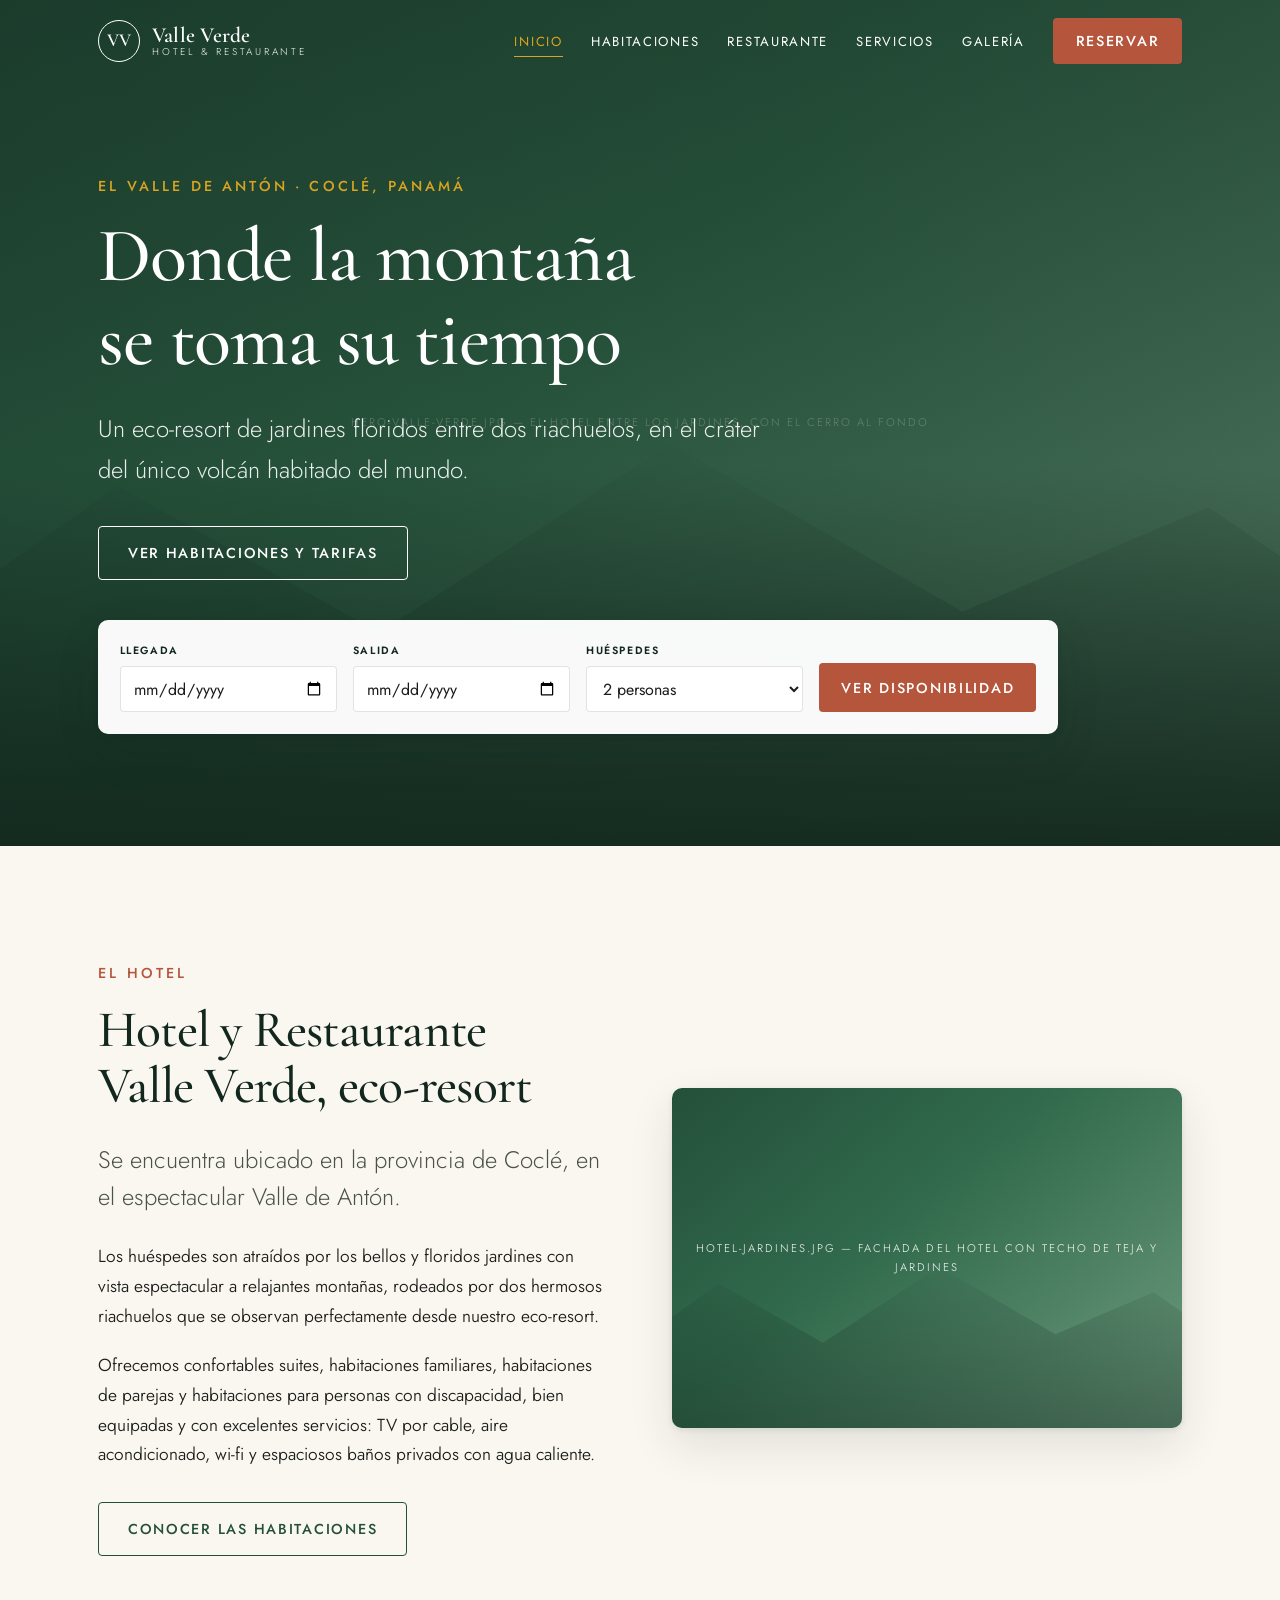
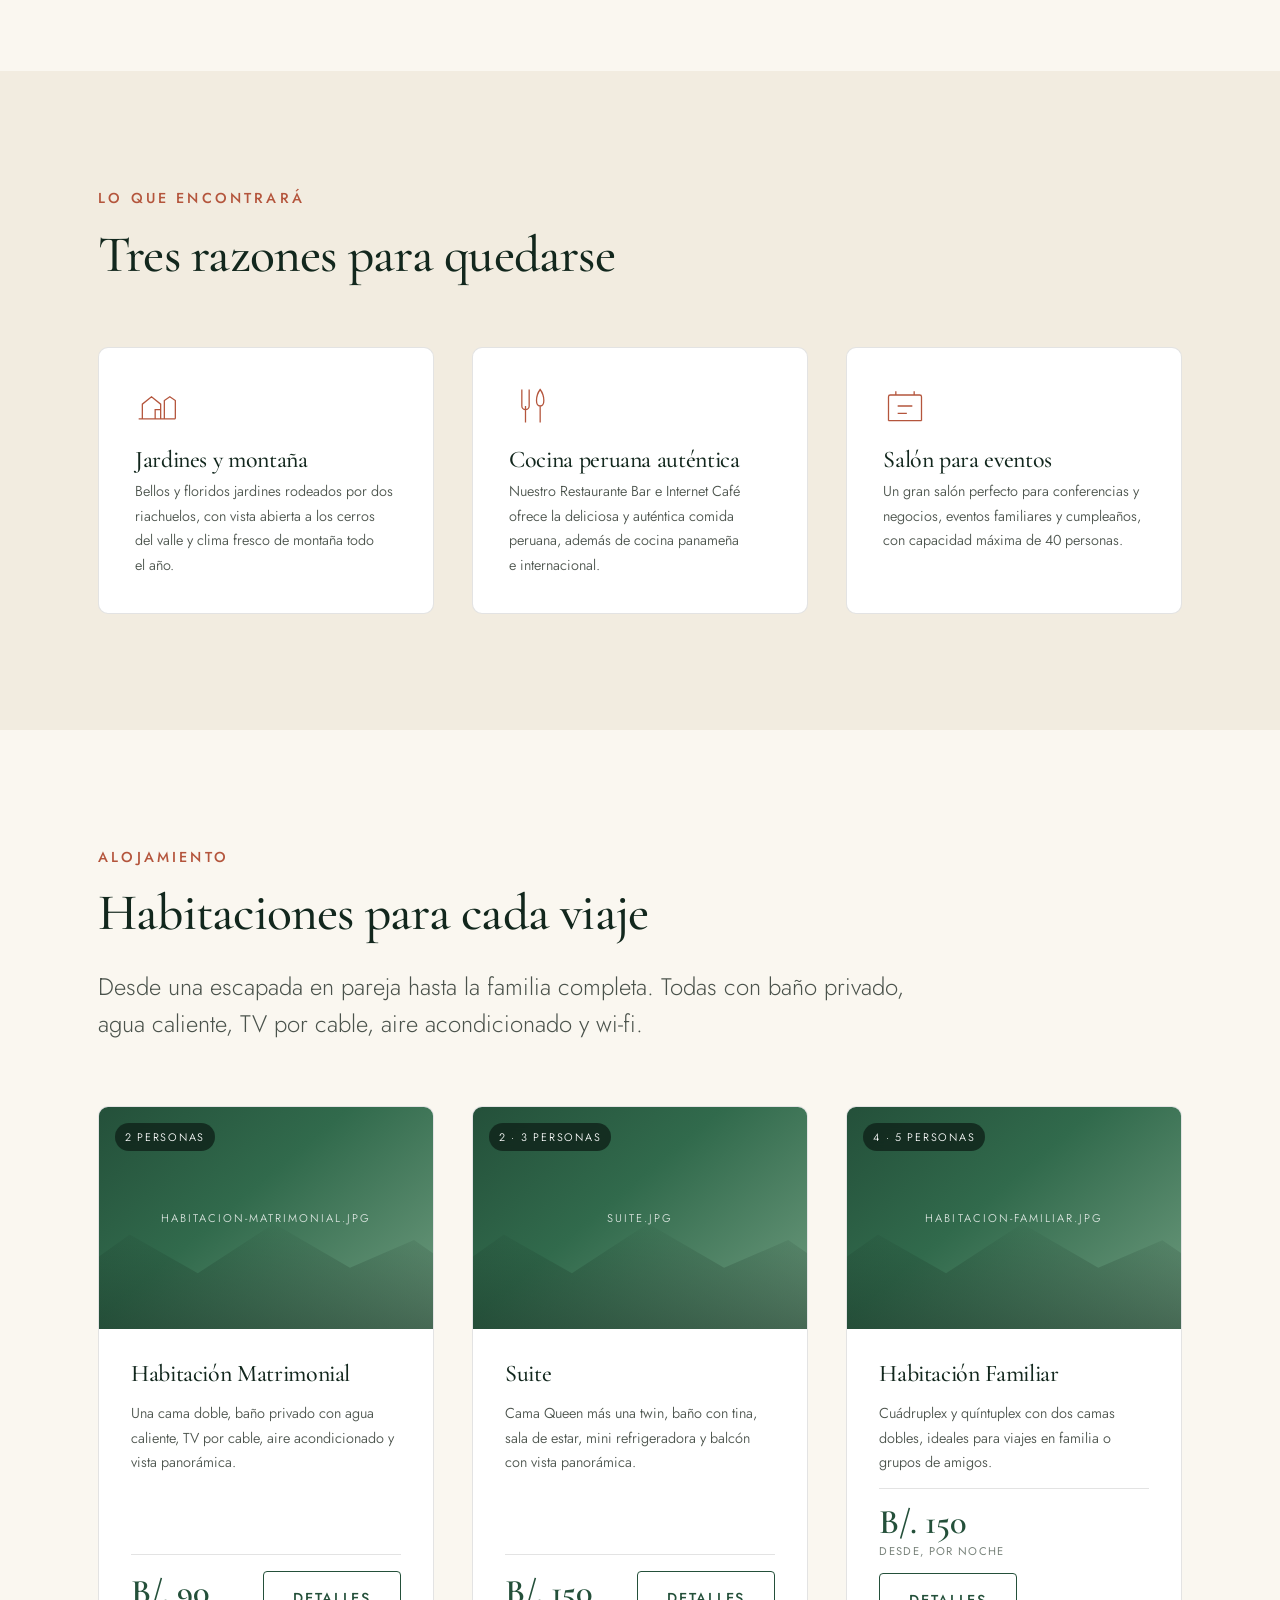
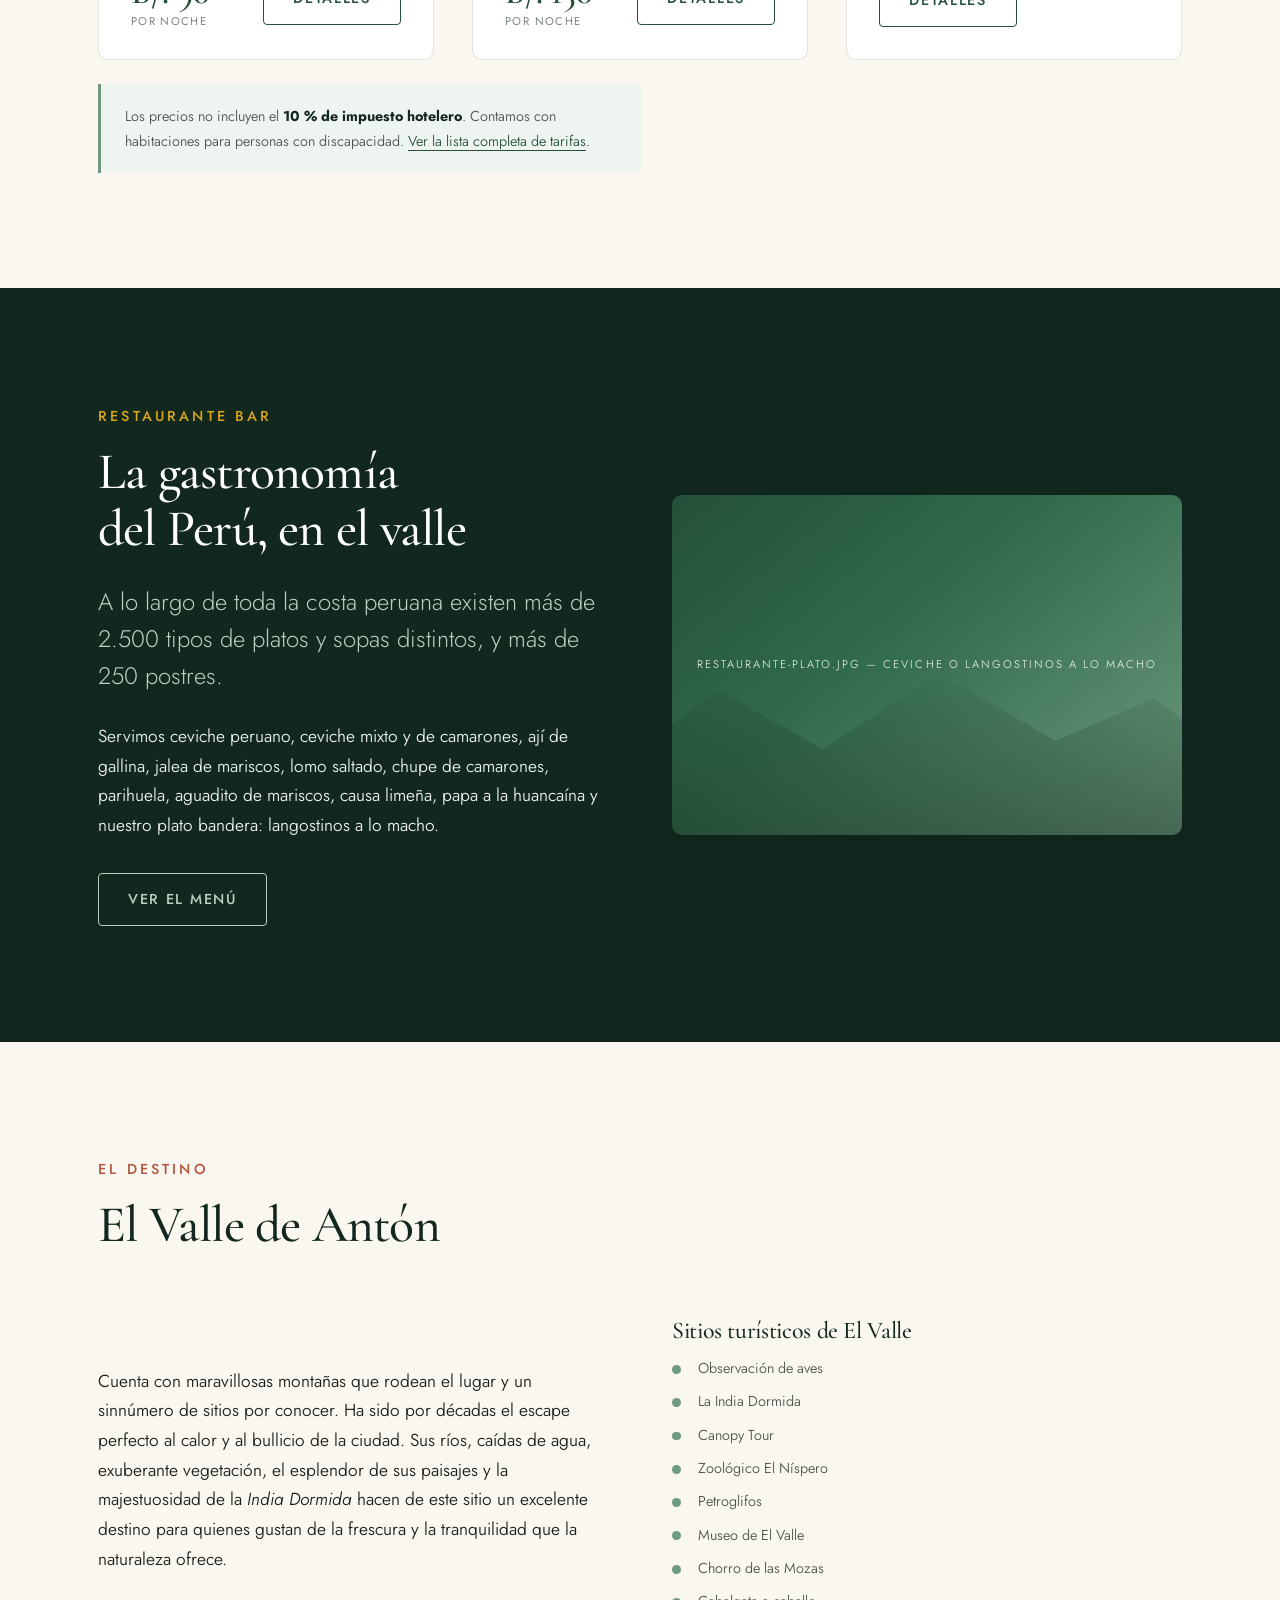
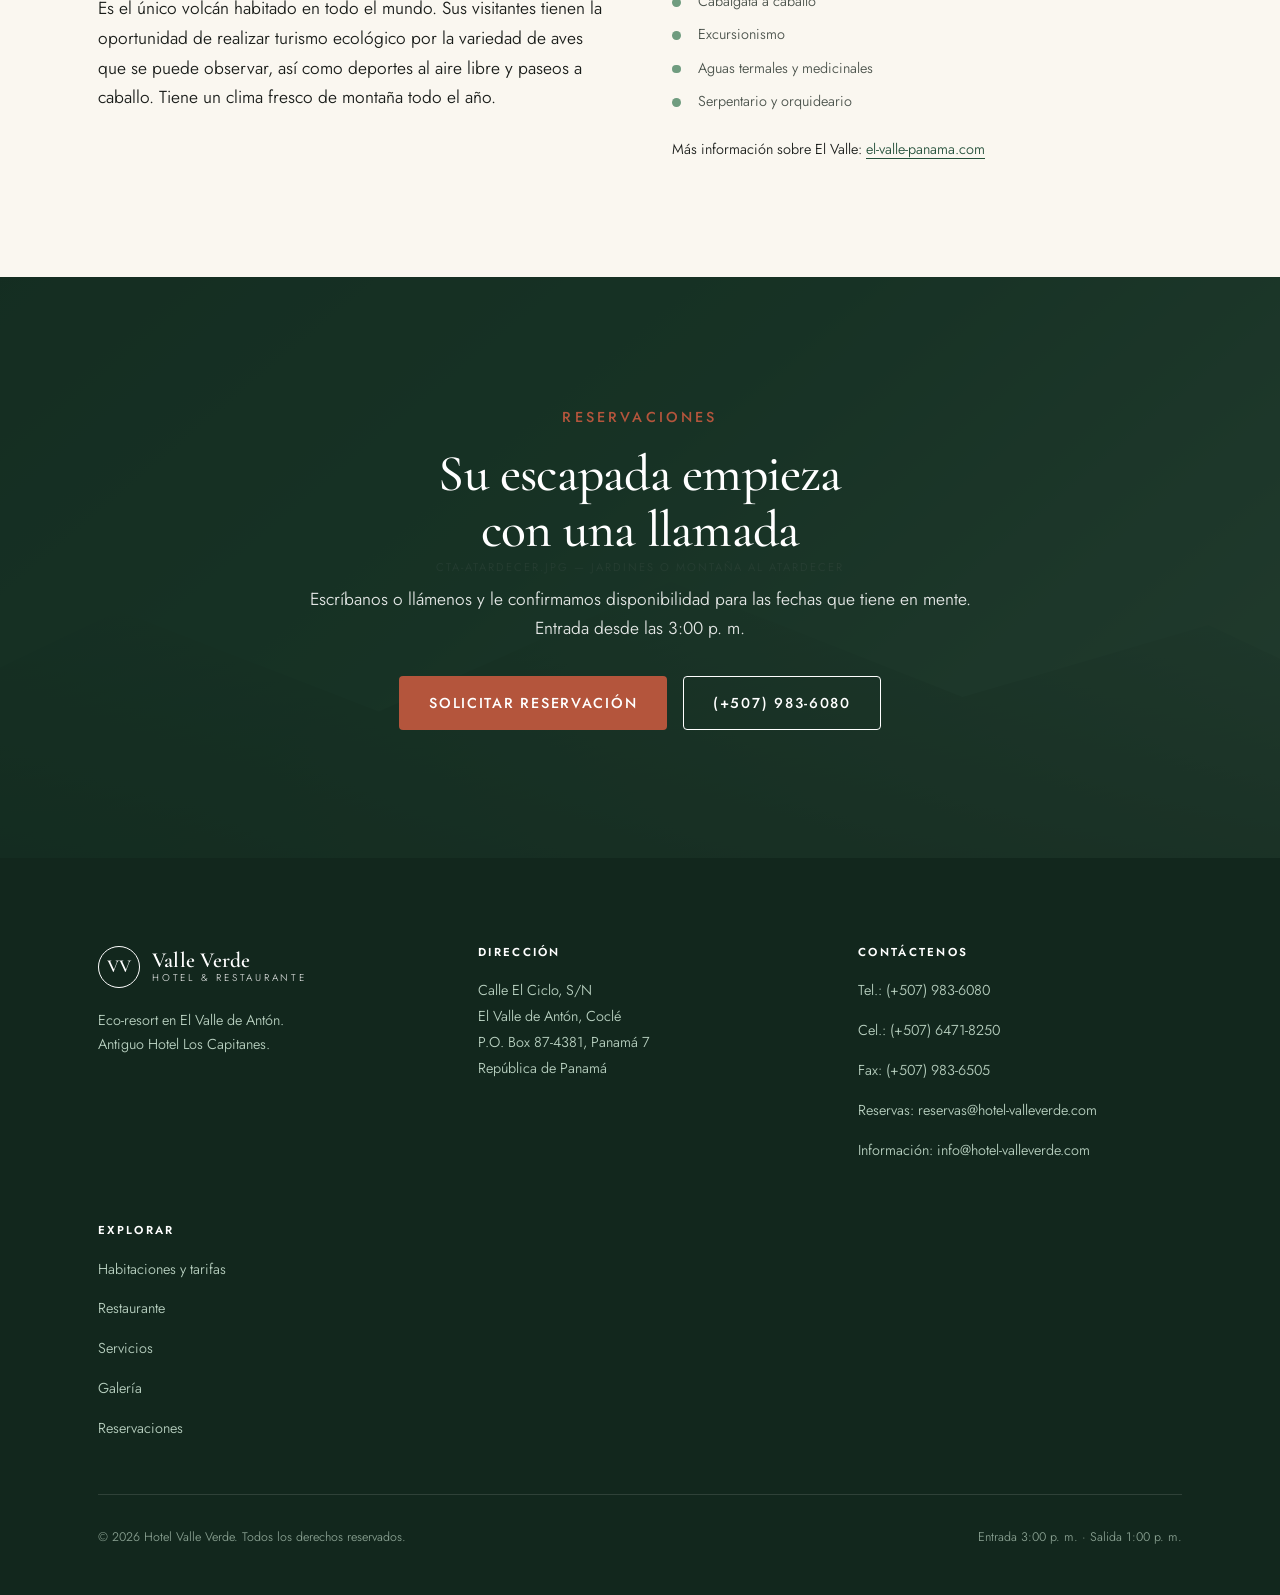
<file: index.html>
<!DOCTYPE html>
<html lang="es">
<head>
<meta charset="utf-8">
<meta name="viewport" content="width=device-width, initial-scale=1">
<title>Hotel Valle Verde · Eco-resort en El Valle de Antón, Panamá</title>
<meta name="description" content="Eco-resort en El Valle de Antón, Coclé. Jardines floridos entre dos riachuelos, vista a las montañas, suites y habitaciones familiares, y restaurante de auténtica cocina peruana.">
<meta name="theme-color" content="#12271d">
<link rel="canonical" href="https://www.hotel-valleverde.com/">

<meta property="og:type" content="website">
<meta property="og:locale" content="es_PA">
<meta property="og:site_name" content="Hotel Valle Verde">
<meta property="og:title" content="Hotel Valle Verde · Eco-resort en El Valle de Antón">
<meta property="og:description" content="Jardines floridos entre dos riachuelos, vista a las montañas y auténtica cocina peruana en el único volcán habitado del mundo.">
<meta property="og:url" content="https://www.hotel-valleverde.com/">
<meta property="og:image" content="assets/img/og-valle-verde.jpg">
<meta name="twitter:card" content="summary_large_image">

<link rel="icon" href="assets/img/favicon.svg" type="image/svg+xml">
<link rel="preconnect" href="https://fonts.googleapis.com">
<link rel="preconnect" href="https://fonts.gstatic.com" crossorigin>
<!-- Las tipografías no deben bloquear el primer pintado -->
<link rel="preload" as="style" href="https://fonts.googleapis.com/css2?family=Cormorant+Garamond:wght@400;500;600&family=Jost:wght@300;350;400;500;600&display=swap">
<link rel="stylesheet" href="https://fonts.googleapis.com/css2?family=Cormorant+Garamond:wght@400;500;600&family=Jost:wght@300;350;400;500;600&display=swap" media="print" onload="this.media='all'">
<noscript><link rel="stylesheet" href="https://fonts.googleapis.com/css2?family=Cormorant+Garamond:wght@400;500;600&family=Jost:wght@300;350;400;500;600&display=swap"></noscript>
<link rel="stylesheet" href="assets/css/style.css">
<script>document.documentElement.classList.add("js");</script>
</head>
<body>

<a class="saltar-al-contenido" href="#contenido">Saltar al contenido</a>

<!-- ===================== Cabecera ===================== -->
<header class="cabecera">
  <div class="cabecera__interior">
    <a class="marca" href="index.html">
      <span class="marca__emblema" aria-hidden="true">VV</span>
      <span class="marca__texto">
        <span class="marca__nombre">Valle Verde</span>
        <span class="marca__bajada">Hotel &amp; Restaurante</span>
      </span>
    </a>

    <button class="nav-toggle" type="button" aria-expanded="false" aria-controls="nav-principal" aria-label="Abrir menú">
      <span></span><span></span><span></span>
    </button>

    <nav class="nav" id="nav-principal" aria-label="Navegación principal">
      <ul class="nav__lista">
        <li><a class="nav__enlace" href="index.html" aria-current="page">Inicio</a></li>
        <li><a class="nav__enlace" href="habitaciones.html">Habitaciones</a></li>
        <li><a class="nav__enlace" href="restaurante.html">Restaurante</a></li>
        <li><a class="nav__enlace" href="servicios.html">Servicios</a></li>
        <li><a class="nav__enlace" href="galeria.html">Galería</a></li>
      </ul>
      <a class="btn btn--primario nav__cta" href="reservaciones.html">Reservar</a>
    </nav>
  </div>
</header>

<main id="contenido">

  <!-- ===================== Hero ===================== -->
  <section class="hero">
    <div class="hero__media">
      <div class="marcador marcador--lleno" data-etiqueta="hero-valle-verde.jpg — el hotel entre los jardines, con el cerro al fondo"></div>
    </div>
    <div class="hero__contenido">
      <span class="antetitulo">El Valle de Antón · Coclé, Panamá</span>
      <h1>Donde la montaña se toma su tiempo</h1>
      <p class="hero__texto">
        Un eco-resort de jardines floridos entre dos riachuelos, en el cráter del
        único volcán habitado del mundo.
      </p>
      <div class="hero__acciones">
        <a class="btn btn--fantasma" href="habitaciones.html">Ver habitaciones y tarifas</a>
      </div>

      <!-- Buscador de disponibilidad: primer paso de la reserva, sin bajar -->
      <form class="buscador" data-buscador aria-label="Comprobar disponibilidad">
        <div class="buscador__campo">
          <label for="b-llegada">Llegada</label>
          <input type="date" id="b-llegada" name="llegada">
        </div>

        <div class="buscador__campo">
          <label for="b-salida">Salida</label>
          <input type="date" id="b-salida" name="salida">
        </div>

        <div class="buscador__campo">
          <label for="b-huespedes">Huéspedes</label>
          <select id="b-huespedes" name="huespedes">
            <option value="1">1 persona</option>
            <option value="2" selected>2 personas</option>
            <option value="3">3 personas</option>
            <option value="4">4 personas</option>
            <option value="5">5 personas</option>
          </select>
        </div>

        <div class="buscador__accion">
          <button class="btn btn--primario" type="submit">Ver disponibilidad</button>
        </div>
      </form>
    </div>
  </section>

  <!-- ===================== El hotel ===================== -->
  <section class="seccion" id="el-hotel">
    <div class="contenedor">
      <div class="duo">
        <div class="revelar">
          <span class="antetitulo">El hotel</span>
          <h2>Hotel y Restaurante Valle Verde, eco-resort</h2>
          <p class="entradilla">
            Se encuentra ubicado en la provincia de Coclé, en el espectacular Valle de Antón.
          </p>
          <p>
            Los huéspedes son atraídos por los bellos y floridos jardines con vista
            espectacular a relajantes montañas, rodeados por dos hermosos riachuelos que se
            observan perfectamente desde nuestro eco-resort.
          </p>
          <p>
            Ofrecemos confortables suites, habitaciones familiares, habitaciones de parejas y
            habitaciones para personas con discapacidad, bien equipadas y con excelentes
            servicios: TV por cable, aire acondicionado, wi-fi y espaciosos baños privados con
            agua caliente.
          </p>
          <p style="margin-top:2rem">
            <a class="btn btn--linea" href="habitaciones.html">Conocer las habitaciones</a>
          </p>
        </div>

        <div class="figura revelar">
          <div class="marcador" data-etiqueta="hotel-jardines.jpg — fachada del hotel con techo de teja y jardines"></div>
        </div>
      </div>
    </div>
  </section>

  <!-- ===================== Pilares ===================== -->
  <section class="seccion seccion--alt">
    <div class="contenedor">
      <div class="encabezado-seccion revelar">
        <span class="antetitulo">Lo que encontrará</span>
        <h2>Tres razones para quedarse</h2>
      </div>

      <div class="rejilla rejilla--3">
        <article class="dato revelar">
          <svg class="dato__icono" viewBox="0 0 48 48" fill="none" stroke="currentColor" stroke-width="1.4" aria-hidden="true">
            <path d="M4 38h40M8 38V22l10-8 10 8v16M22 38V28h6v10M32 38V18l6-4 6 4v20"/>
          </svg>
          <h3>Jardines y montaña</h3>
          <p>
            Bellos y floridos jardines rodeados por dos riachuelos, con vista abierta a los
            cerros del valle y clima fresco de montaña todo el año.
          </p>
        </article>

        <article class="dato revelar">
          <svg class="dato__icono" viewBox="0 0 48 48" fill="none" stroke="currentColor" stroke-width="1.4" aria-hidden="true">
            <path d="M14 6v18a4 4 0 0 0 8 0V6M18 24v18M34 6c-3 4-4 8-4 12s1 6 4 6 4-2 4-6-1-8-4-12ZM34 24v18"/>
          </svg>
          <h3>Cocina peruana auténtica</h3>
          <p>
            Nuestro Restaurante Bar e Internet Café ofrece la deliciosa y auténtica comida
            peruana, además de cocina panameña e internacional.
          </p>
        </article>

        <article class="dato revelar">
          <svg class="dato__icono" viewBox="0 0 48 48" fill="none" stroke="currentColor" stroke-width="1.4" aria-hidden="true">
            <path d="M6 40V14a2 2 0 0 1 2-2h32a2 2 0 0 1 2 2v26M6 40h36M14 12V8M34 12V8M16 24h16M16 32h10"/>
          </svg>
          <h3>Salón para eventos</h3>
          <p>
            Un gran salón perfecto para conferencias y negocios, eventos familiares y
            cumpleaños, con capacidad máxima de 40 personas.
          </p>
        </article>
      </div>
    </div>
  </section>

  <!-- ===================== Habitaciones ===================== -->
  <section class="seccion" id="habitaciones">
    <div class="contenedor">
      <div class="encabezado-seccion revelar">
        <span class="antetitulo">Alojamiento</span>
        <h2>Habitaciones para cada viaje</h2>
        <p class="entradilla">
          Desde una escapada en pareja hasta la familia completa. Todas con baño privado,
          agua caliente, TV por cable, aire acondicionado y wi-fi.
        </p>
      </div>

      <div class="rejilla rejilla--3">
        <article class="tarjeta revelar">
          <div class="tarjeta__media">
            <span class="etiqueta">2 personas</span>
            <div class="marcador" data-etiqueta="habitacion-matrimonial.jpg"></div>
          </div>
          <div class="tarjeta__cuerpo">
            <h3>Habitación Matrimonial</h3>
            <p>Una cama doble, baño privado con agua caliente, TV por cable, aire acondicionado y vista panorámica.</p>
            <div class="tarjeta__pie">
              <span class="precio">B/. 90<small>por noche</small></span>
              <a class="btn btn--linea" href="habitaciones.html#matrimonial">Detalles</a>
            </div>
          </div>
        </article>

        <article class="tarjeta revelar">
          <div class="tarjeta__media">
            <span class="etiqueta">2 · 3 personas</span>
            <div class="marcador" data-etiqueta="suite.jpg"></div>
          </div>
          <div class="tarjeta__cuerpo">
            <h3>Suite</h3>
            <p>Cama Queen más una twin, baño con tina, sala de estar, mini refrigeradora y balcón con vista panorámica.</p>
            <div class="tarjeta__pie">
              <span class="precio">B/. 150<small>por noche</small></span>
              <a class="btn btn--linea" href="habitaciones.html#suite">Detalles</a>
            </div>
          </div>
        </article>

        <article class="tarjeta revelar">
          <div class="tarjeta__media">
            <span class="etiqueta">4 · 5 personas</span>
            <div class="marcador" data-etiqueta="habitacion-familiar.jpg"></div>
          </div>
          <div class="tarjeta__cuerpo">
            <h3>Habitación Familiar</h3>
            <p>Cuádruplex y quíntuplex con dos camas dobles, ideales para viajes en familia o grupos de amigos.</p>
            <div class="tarjeta__pie">
              <span class="precio">B/. 150<small>desde, por noche</small></span>
              <a class="btn btn--linea" href="habitaciones.html#familiares">Detalles</a>
            </div>
          </div>
        </article>
      </div>

      <p class="nota revelar">
        Los precios no incluyen el <strong>10 % de impuesto hotelero</strong>.
        Contamos con habitaciones para personas con discapacidad.
        <a href="habitaciones.html#tarifas">Ver la lista completa de tarifas</a>.
      </p>
    </div>
  </section>

  <!-- ===================== Restaurante ===================== -->
  <section class="seccion seccion--verde" id="restaurante">
    <div class="contenedor">
      <div class="duo duo--invertido">
        <div class="figura revelar">
          <div class="marcador" data-etiqueta="restaurante-plato.jpg — ceviche o langostinos a lo macho"></div>
        </div>

        <div class="revelar">
          <span class="antetitulo">Restaurante Bar</span>
          <h2>La gastronomía del Perú, en el valle</h2>
          <p class="entradilla">
            A lo largo de toda la costa peruana existen más de 2.500 tipos de platos y sopas
            distintos, y más de 250 postres.
          </p>
          <p>
            Servimos ceviche peruano, ceviche mixto y de camarones, ají de gallina, jalea de
            mariscos, lomo saltado, chupe de camarones, parihuela, aguadito de mariscos, causa
            limeña, papa a la huancaína y nuestro plato bandera: langostinos a lo macho.
          </p>
          <p style="margin-top:2rem">
            <a class="btn btn--fantasma" href="restaurante.html">Ver el menú</a>
          </p>
        </div>
      </div>
    </div>
  </section>

  <!-- ===================== El Valle de Antón ===================== -->
  <section class="seccion" id="el-valle">
    <div class="contenedor">
      <div class="encabezado-seccion revelar">
        <span class="antetitulo">El destino</span>
        <h2>El Valle de Antón</h2>
      </div>

      <div class="duo">
        <div class="revelar">
          <p>
            Cuenta con maravillosas montañas que rodean el lugar y un sinnúmero de sitios por
            conocer. Ha sido por décadas el escape perfecto al calor y al bullicio de la
            ciudad. Sus ríos, caídas de agua, exuberante vegetación, el esplendor de sus
            paisajes y la majestuosidad de la <em>India Dormida</em> hacen de este sitio un
            excelente destino para quienes gustan de la frescura y la tranquilidad que la
            naturaleza ofrece.
          </p>
          <p>
            Es el único volcán habitado en todo el mundo. Sus visitantes tienen la oportunidad
            de realizar turismo ecológico por la variedad de aves que se puede observar, así
            como deportes al aire libre y paseos a caballo. Tiene un clima fresco de montaña
            todo el año.
          </p>
        </div>

        <div class="revelar">
          <h3>Sitios turísticos de El Valle</h3>
          <ul class="lista-chulos">
            <li>Observación de aves</li>
            <li>La India Dormida</li>
            <li>Canopy Tour</li>
            <li>Zoológico El Níspero</li>
            <li>Petroglifos</li>
            <li>Museo de El Valle</li>
            <li>Chorro de las Mozas</li>
            <li>Cabalgata a caballo</li>
            <li>Excursionismo</li>
            <li>Aguas termales y medicinales</li>
            <li>Serpentario y orquideario</li>
          </ul>
          <p style="margin-top:1.5rem; font-size:var(--paso--1)">
            Más información sobre El Valle:
            <a href="https://www.el-valle-panama.com" rel="noopener">el-valle-panama.com</a>
          </p>
        </div>
      </div>
    </div>
  </section>

  <!-- ===================== CTA ===================== -->
  <section class="cta-franja">
    <div class="cta-franja__media">
      <div class="marcador marcador--lleno" data-etiqueta="cta-atardecer.jpg — jardines o montaña al atardecer"></div>
    </div>
    <div class="contenedor contenedor--estrecho">
      <span class="antetitulo">Reservaciones</span>
      <h2>Su escapada empieza con una llamada</h2>
      <p>
        Escríbanos o llámenos y le confirmamos disponibilidad para las fechas que tiene en
        mente. Entrada desde las 3:00 p. m.
      </p>
      <div class="hero__acciones">
        <a class="btn btn--primario" href="reservaciones.html">Solicitar reservación</a>
        <a class="btn btn--fantasma" href="tel:+5079836080">(+507) 983-6080</a>
      </div>
    </div>
  </section>

</main>

<!-- ===================== Pie ===================== -->
<footer class="pie">
  <div class="contenedor">
    <div class="pie__rejilla">
      <div>
        <a class="marca" href="index.html">
          <span class="marca__emblema" aria-hidden="true">VV</span>
          <span class="marca__texto">
            <span class="marca__nombre">Valle Verde</span>
            <span class="marca__bajada">Hotel &amp; Restaurante</span>
          </span>
        </a>
        <p style="font-size:var(--paso--1)">
          Eco-resort en El Valle de Antón.<br>
          Antiguo Hotel Los Capitanes.
        </p>
      </div>

      <div>
        <h3>Dirección</h3>
        <address>
          Calle El Ciclo, S/N<br>
          El Valle de Antón, Coclé<br>
          P.O. Box 87-4381, Panamá 7<br>
          República de Panamá
        </address>
      </div>

      <div>
        <h3>Contáctenos</h3>
        <ul>
          <li>Tel.: <a href="tel:+5079836080">(+507) 983-6080</a></li>
          <li>Cel.: <a href="tel:+50764718250">(+507) 6471-8250</a></li>
          <li>Fax: (+507) 983-6505</li>
          <li>Reservas: <a href="mailto:reservas@hotel-valleverde.com">reservas@hotel-valleverde.com</a></li>
          <li>Información: <a href="mailto:info@hotel-valleverde.com">info@hotel-valleverde.com</a></li>
        </ul>
      </div>

      <div>
        <h3>Explorar</h3>
        <ul>
          <li><a href="habitaciones.html">Habitaciones y tarifas</a></li>
          <li><a href="restaurante.html">Restaurante</a></li>
          <li><a href="servicios.html">Servicios</a></li>
          <li><a href="galeria.html">Galería</a></li>
          <li><a href="reservaciones.html">Reservaciones</a></li>
        </ul>
      </div>
    </div>

    <div class="pie__base">
      <p>&copy; <span data-anio>2026</span> Hotel Valle Verde. Todos los derechos reservados.</p>
      <p>Entrada 3:00 p. m. · Salida 1:00 p. m.</p>
    </div>
  </div>
</footer>

<!-- Acción siempre a mano en móvil -->
<div class="barra-movil">
  <a class="btn btn--primario" href="reservaciones.html">Reservar</a>
  <a class="btn btn--fantasma" href="tel:+5079836080">Llamar</a>
</div>


<script type="application/ld+json">
{
  "@context": "https://schema.org",
  "@type": "Hotel",
  "name": "Hotel y Restaurante Valle Verde",
  "alternateName": "Hotel Los Capitanes",
  "description": "Eco-resort en El Valle de Antón, Coclé, Panamá. Jardines floridos rodeados por dos riachuelos, con vista a las montañas, suites y habitaciones familiares, y restaurante de cocina peruana, panameña e internacional.",
  "url": "https://www.hotel-valleverde.com/",
  "telephone": "+507-983-6080",
  "faxNumber": "+507-983-6505",
  "email": "reservas@hotel-valleverde.com",
  "priceRange": "B/. 60 – B/. 180",
  "address": {
    "@type": "PostalAddress",
    "streetAddress": "Calle El Ciclo, S/N",
    "addressLocality": "El Valle de Antón",
    "addressRegion": "Coclé",
    "postalCode": "87-4381",
    "addressCountry": "PA"
  },
  "checkinTime": "15:00",
  "checkoutTime": "13:00",
  "amenityFeature": [
    { "@type": "LocationFeatureSpecification", "name": "Wi-Fi gratuito", "value": true },
    { "@type": "LocationFeatureSpecification", "name": "Aire acondicionado", "value": true },
    { "@type": "LocationFeatureSpecification", "name": "TV por cable", "value": true },
    { "@type": "LocationFeatureSpecification", "name": "Agua caliente", "value": true },
    { "@type": "LocationFeatureSpecification", "name": "Estacionamiento", "value": true },
    { "@type": "LocationFeatureSpecification", "name": "Restaurante", "value": true },
    { "@type": "LocationFeatureSpecification", "name": "Salón de eventos", "value": true },
    { "@type": "LocationFeatureSpecification", "name": "Servicio de masaje", "value": true },
    { "@type": "LocationFeatureSpecification", "name": "Habitaciones accesibles", "value": true }
  ]
}
</script>

<script src="assets/js/main.js" defer></script>
</body>
</html>
</file>
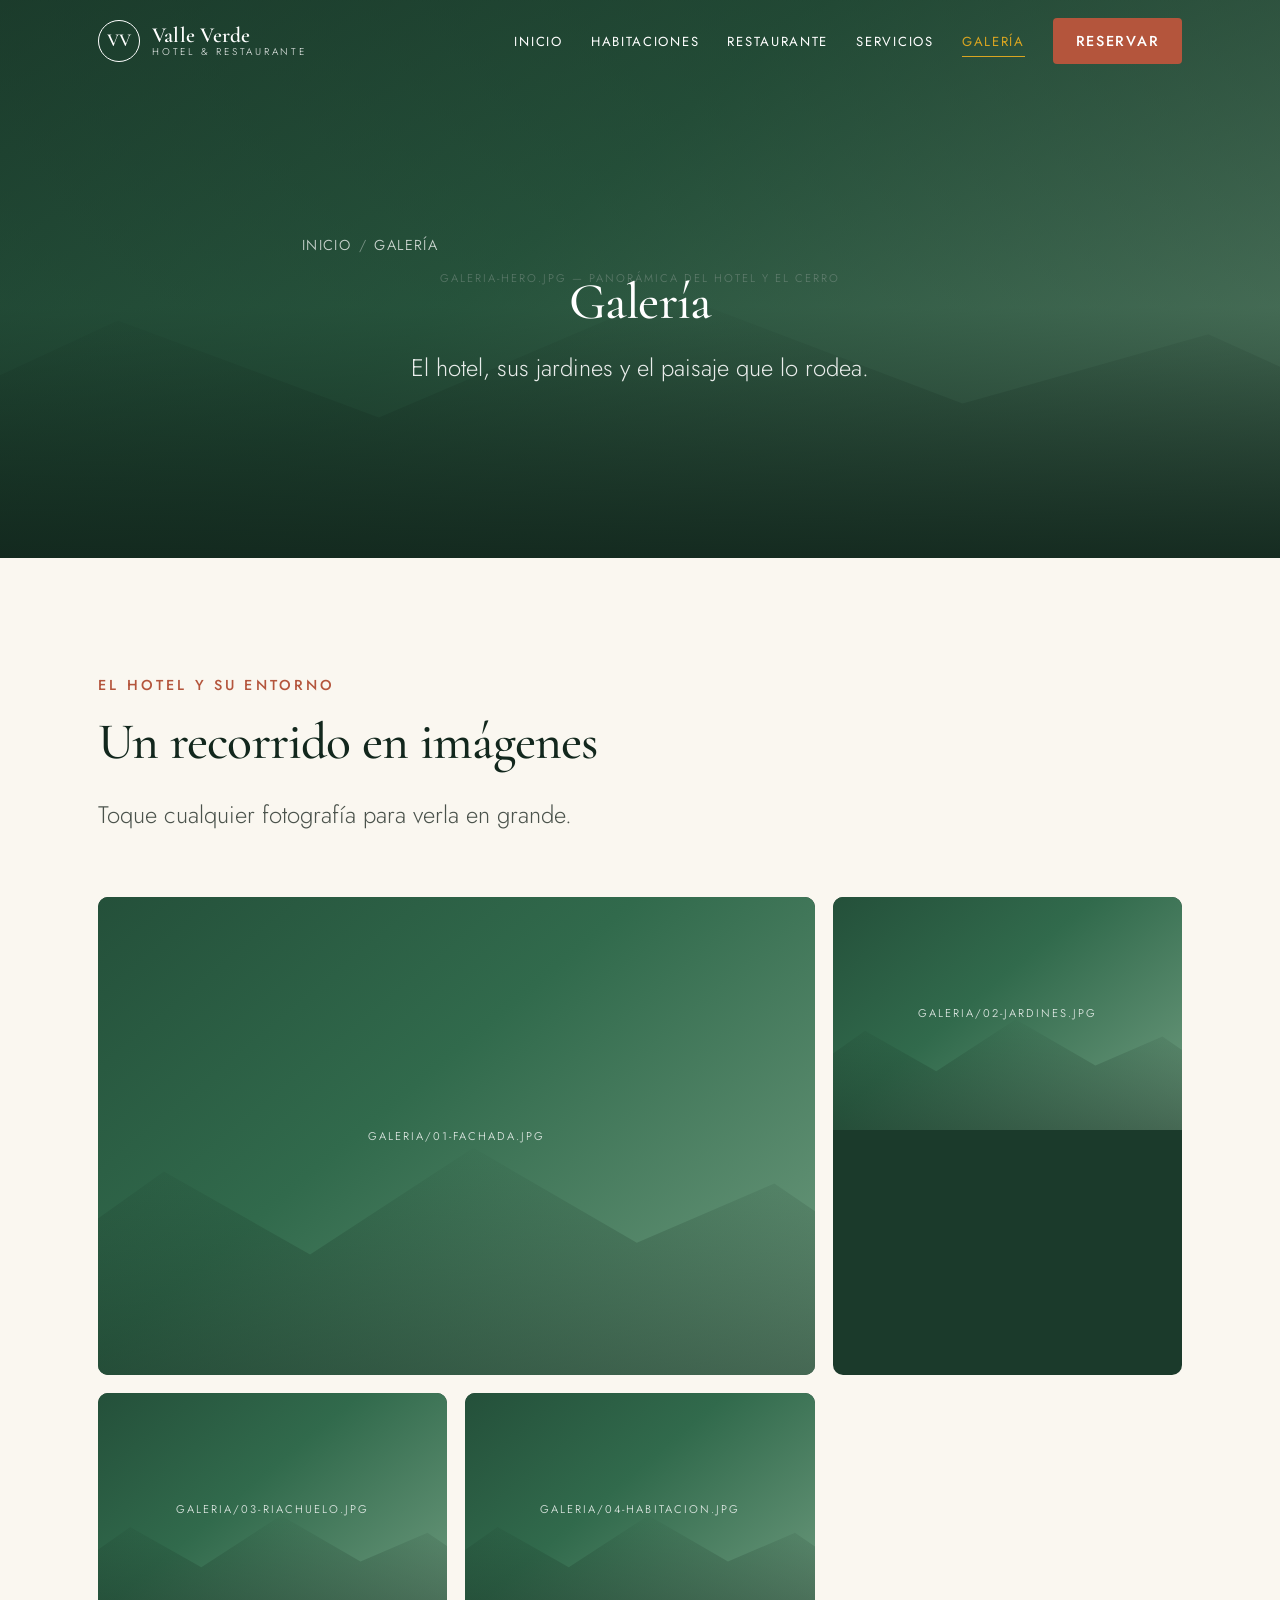
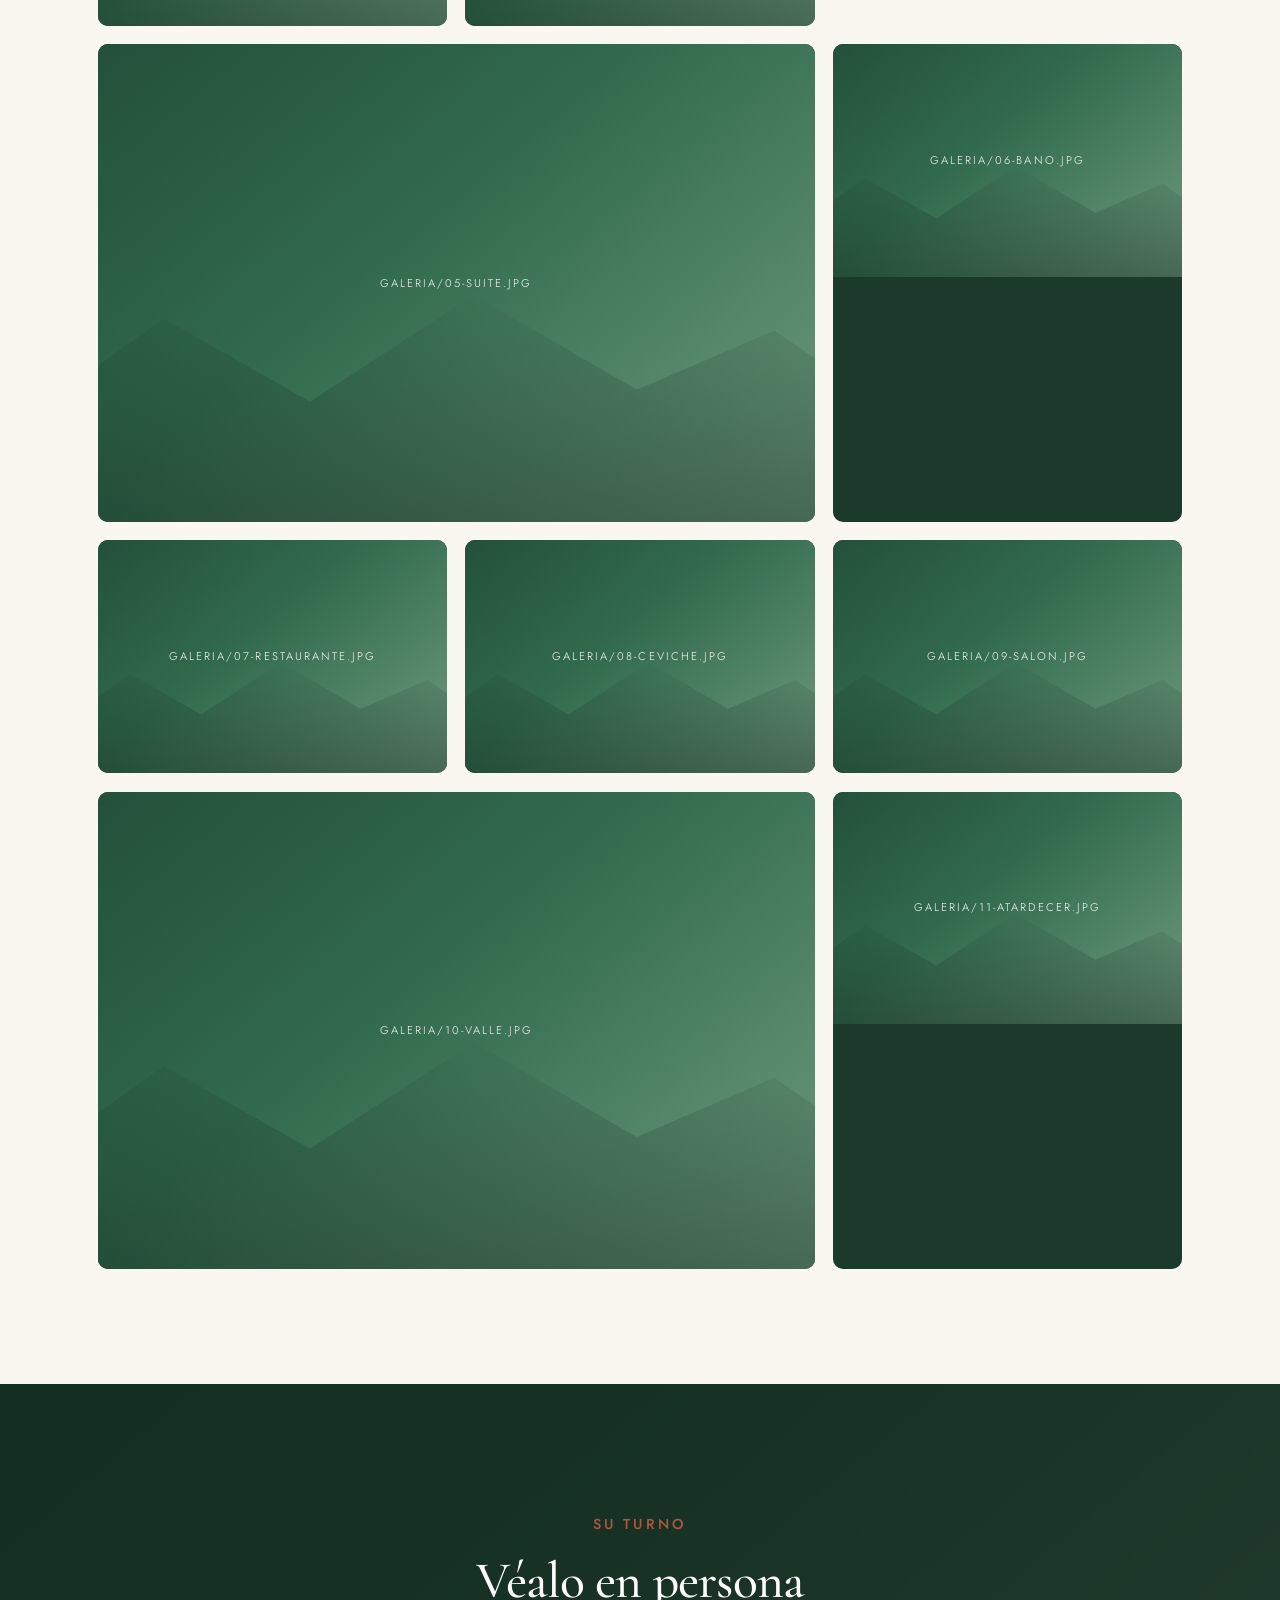
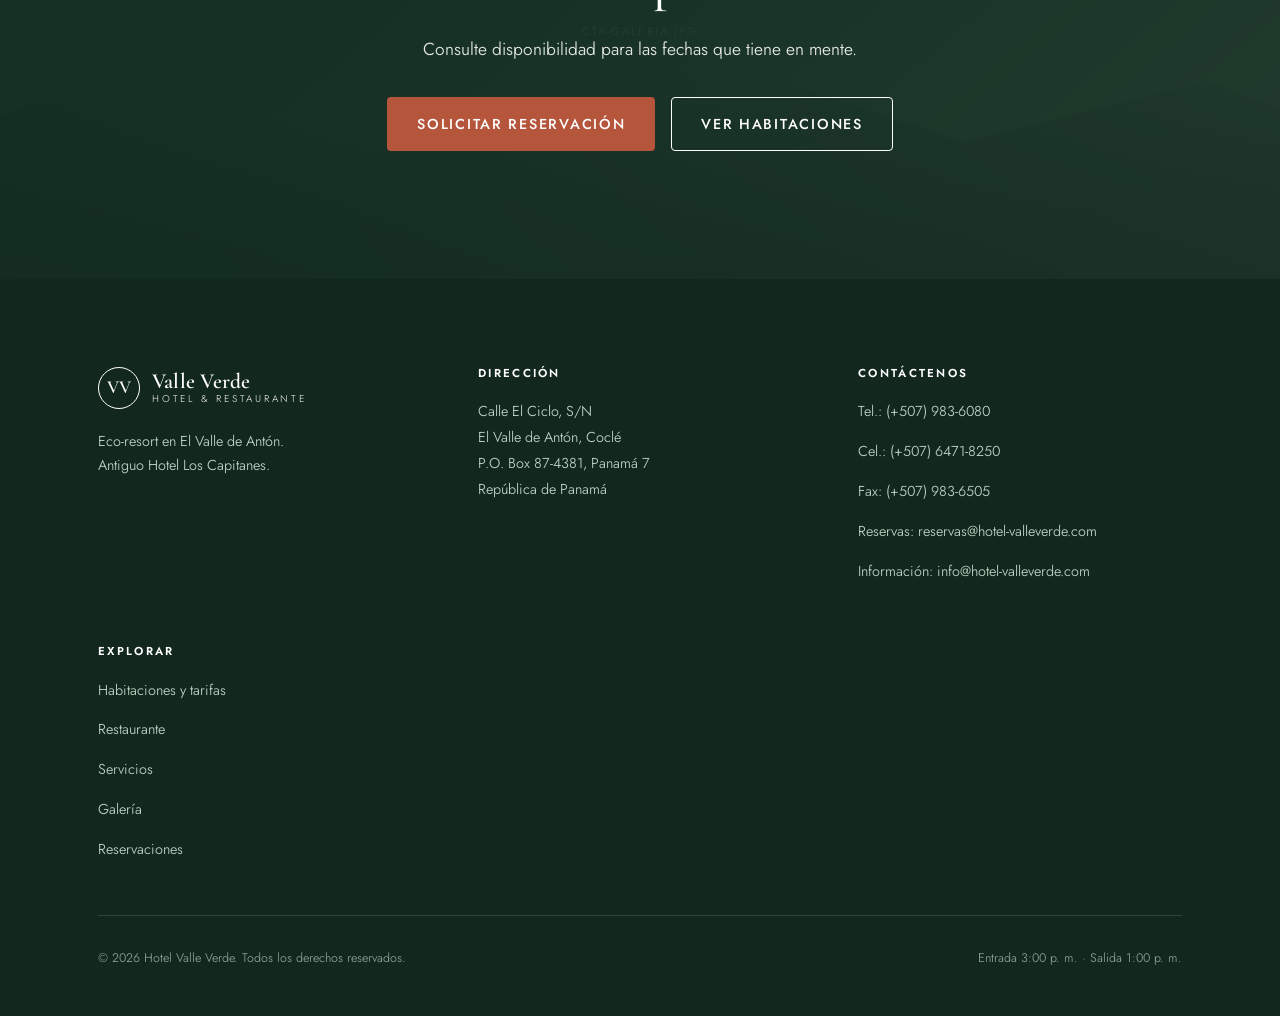
<file: galeria.html>
<!DOCTYPE html>
<html lang="es">
<head>
<meta charset="utf-8">
<meta name="viewport" content="width=device-width, initial-scale=1">
<title>Galería · Hotel Valle Verde</title>
<meta name="description" content="Fotografías del Hotel Valle Verde: jardines, habitaciones, suites, restaurante y el paisaje de El Valle de Antón.">
<meta name="theme-color" content="#12271d">
<link rel="canonical" href="https://www.hotel-valleverde.com/galeria.html">

<meta property="og:type" content="website">
<meta property="og:locale" content="es_PA">
<meta property="og:site_name" content="Hotel Valle Verde">
<meta property="og:title" content="Galería · Hotel Valle Verde">
<meta property="og:description" content="Jardines, habitaciones, restaurante y el paisaje del valle.">
<meta property="og:image" content="assets/img/og-valle-verde.jpg">

<link rel="icon" href="assets/img/favicon.svg" type="image/svg+xml">
<link rel="preconnect" href="https://fonts.googleapis.com">
<link rel="preconnect" href="https://fonts.gstatic.com" crossorigin>
<!-- Las tipografías no deben bloquear el primer pintado -->
<link rel="preload" as="style" href="https://fonts.googleapis.com/css2?family=Cormorant+Garamond:wght@400;500;600&family=Jost:wght@300;350;400;500;600&display=swap">
<link rel="stylesheet" href="https://fonts.googleapis.com/css2?family=Cormorant+Garamond:wght@400;500;600&family=Jost:wght@300;350;400;500;600&display=swap" media="print" onload="this.media='all'">
<noscript><link rel="stylesheet" href="https://fonts.googleapis.com/css2?family=Cormorant+Garamond:wght@400;500;600&family=Jost:wght@300;350;400;500;600&display=swap"></noscript>
<link rel="stylesheet" href="assets/css/style.css">
<script>document.documentElement.classList.add("js");</script>
</head>
<body>

<a class="saltar-al-contenido" href="#contenido">Saltar al contenido</a>

<header class="cabecera">
  <div class="cabecera__interior">
    <a class="marca" href="index.html">
      <span class="marca__emblema" aria-hidden="true">VV</span>
      <span class="marca__texto">
        <span class="marca__nombre">Valle Verde</span>
        <span class="marca__bajada">Hotel &amp; Restaurante</span>
      </span>
    </a>

    <button class="nav-toggle" type="button" aria-expanded="false" aria-controls="nav-principal" aria-label="Abrir menú">
      <span></span><span></span><span></span>
    </button>

    <nav class="nav" id="nav-principal" aria-label="Navegación principal">
      <ul class="nav__lista">
        <li><a class="nav__enlace" href="index.html">Inicio</a></li>
        <li><a class="nav__enlace" href="habitaciones.html">Habitaciones</a></li>
        <li><a class="nav__enlace" href="restaurante.html">Restaurante</a></li>
        <li><a class="nav__enlace" href="servicios.html">Servicios</a></li>
        <li><a class="nav__enlace" href="galeria.html" aria-current="page">Galería</a></li>
      </ul>
      <a class="btn btn--primario nav__cta" href="reservaciones.html">Reservar</a>
    </nav>
  </div>
</header>

<main id="contenido">

  <section class="hero hero--pagina">
    <div class="hero__media">
      <div class="marcador marcador--lleno" data-etiqueta="galeria-hero.jpg — panorámica del hotel y el cerro"></div>
    </div>
    <div class="hero__contenido">
      <p class="miga">
        <a href="index.html">Inicio</a><span>/</span>Galería
      </p>
      <h1>Galería</h1>
      <p class="hero__texto">
        El hotel, sus jardines y el paisaje que lo rodea.
      </p>
    </div>
  </section>

  <section class="seccion">
    <div class="contenedor">

      <div class="encabezado-seccion revelar">
        <span class="antetitulo">El hotel y su entorno</span>
        <h2>Un recorrido en imágenes</h2>
        <p class="entradilla">
          Toque cualquier fotografía para verla en grande.
        </p>
      </div>

      <div class="galeria" data-galeria>

        <figure class="galeria__item galeria__item--ancho revelar">
          <div class="marcador" data-etiqueta="galeria/01-fachada.jpg"></div>
          <figcaption class="galeria__pie">Fachada del hotel con el cerro al fondo</figcaption>
        </figure>

        <figure class="galeria__item revelar">
          <div class="marcador" data-etiqueta="galeria/02-jardines.jpg"></div>
          <figcaption class="galeria__pie">Jardines floridos</figcaption>
        </figure>

        <figure class="galeria__item revelar">
          <div class="marcador" data-etiqueta="galeria/03-riachuelo.jpg"></div>
          <figcaption class="galeria__pie">Uno de los dos riachuelos</figcaption>
        </figure>

        <figure class="galeria__item revelar">
          <div class="marcador" data-etiqueta="galeria/04-habitacion.jpg"></div>
          <figcaption class="galeria__pie">Habitación matrimonial</figcaption>
        </figure>

        <figure class="galeria__item galeria__item--ancho revelar">
          <div class="marcador" data-etiqueta="galeria/05-suite.jpg"></div>
          <figcaption class="galeria__pie">Suite con balcón y vista panorámica</figcaption>
        </figure>

        <figure class="galeria__item revelar">
          <div class="marcador" data-etiqueta="galeria/06-bano.jpg"></div>
          <figcaption class="galeria__pie">Baño privado con agua caliente</figcaption>
        </figure>

        <figure class="galeria__item revelar">
          <div class="marcador" data-etiqueta="galeria/07-restaurante.jpg"></div>
          <figcaption class="galeria__pie">Restaurante Bar</figcaption>
        </figure>

        <figure class="galeria__item revelar">
          <div class="marcador" data-etiqueta="galeria/08-ceviche.jpg"></div>
          <figcaption class="galeria__pie">Ceviche peruano</figcaption>
        </figure>

        <figure class="galeria__item revelar">
          <div class="marcador" data-etiqueta="galeria/09-salon.jpg"></div>
          <figcaption class="galeria__pie">Salón de eventos</figcaption>
        </figure>

        <figure class="galeria__item galeria__item--ancho revelar">
          <div class="marcador" data-etiqueta="galeria/10-valle.jpg"></div>
          <figcaption class="galeria__pie">El Valle de Antón desde el hotel</figcaption>
        </figure>

        <figure class="galeria__item revelar">
          <div class="marcador" data-etiqueta="galeria/11-atardecer.jpg"></div>
          <figcaption class="galeria__pie">Atardecer sobre las montañas</figcaption>
        </figure>

      </div>
    </div>
  </section>

  <section class="cta-franja">
    <div class="cta-franja__media">
      <div class="marcador marcador--lleno" data-etiqueta="cta-galeria.jpg"></div>
    </div>
    <div class="contenedor contenedor--estrecho">
      <span class="antetitulo">Su turno</span>
      <h2>Véalo en persona</h2>
      <p>Consulte disponibilidad para las fechas que tiene en mente.</p>
      <div class="hero__acciones">
        <a class="btn btn--primario" href="reservaciones.html">Solicitar reservación</a>
        <a class="btn btn--fantasma" href="habitaciones.html">Ver habitaciones</a>
      </div>
    </div>
  </section>

</main>

<footer class="pie">
  <div class="contenedor">
    <div class="pie__rejilla">
      <div>
        <a class="marca" href="index.html">
          <span class="marca__emblema" aria-hidden="true">VV</span>
          <span class="marca__texto">
            <span class="marca__nombre">Valle Verde</span>
            <span class="marca__bajada">Hotel &amp; Restaurante</span>
          </span>
        </a>
        <p style="font-size:var(--paso--1)">
          Eco-resort en El Valle de Antón.<br>
          Antiguo Hotel Los Capitanes.
        </p>
      </div>

      <div>
        <h3>Dirección</h3>
        <address>
          Calle El Ciclo, S/N<br>
          El Valle de Antón, Coclé<br>
          P.O. Box 87-4381, Panamá 7<br>
          República de Panamá
        </address>
      </div>

      <div>
        <h3>Contáctenos</h3>
        <ul>
          <li>Tel.: <a href="tel:+5079836080">(+507) 983-6080</a></li>
          <li>Cel.: <a href="tel:+50764718250">(+507) 6471-8250</a></li>
          <li>Fax: (+507) 983-6505</li>
          <li>Reservas: <a href="mailto:reservas@hotel-valleverde.com">reservas@hotel-valleverde.com</a></li>
          <li>Información: <a href="mailto:info@hotel-valleverde.com">info@hotel-valleverde.com</a></li>
        </ul>
      </div>

      <div>
        <h3>Explorar</h3>
        <ul>
          <li><a href="habitaciones.html">Habitaciones y tarifas</a></li>
          <li><a href="restaurante.html">Restaurante</a></li>
          <li><a href="servicios.html">Servicios</a></li>
          <li><a href="galeria.html">Galería</a></li>
          <li><a href="reservaciones.html">Reservaciones</a></li>
        </ul>
      </div>
    </div>

    <div class="pie__base">
      <p>&copy; <span data-anio>2026</span> Hotel Valle Verde. Todos los derechos reservados.</p>
      <p>Entrada 3:00 p. m. · Salida 1:00 p. m.</p>
    </div>
  </div>
</footer>

<!-- Acción siempre a mano en móvil -->
<div class="barra-movil">
  <a class="btn btn--primario" href="reservaciones.html">Reservar</a>
  <a class="btn btn--fantasma" href="tel:+5079836080">Llamar</a>
</div>


<script src="assets/js/main.js" defer></script>
</body>
</html>
</file>
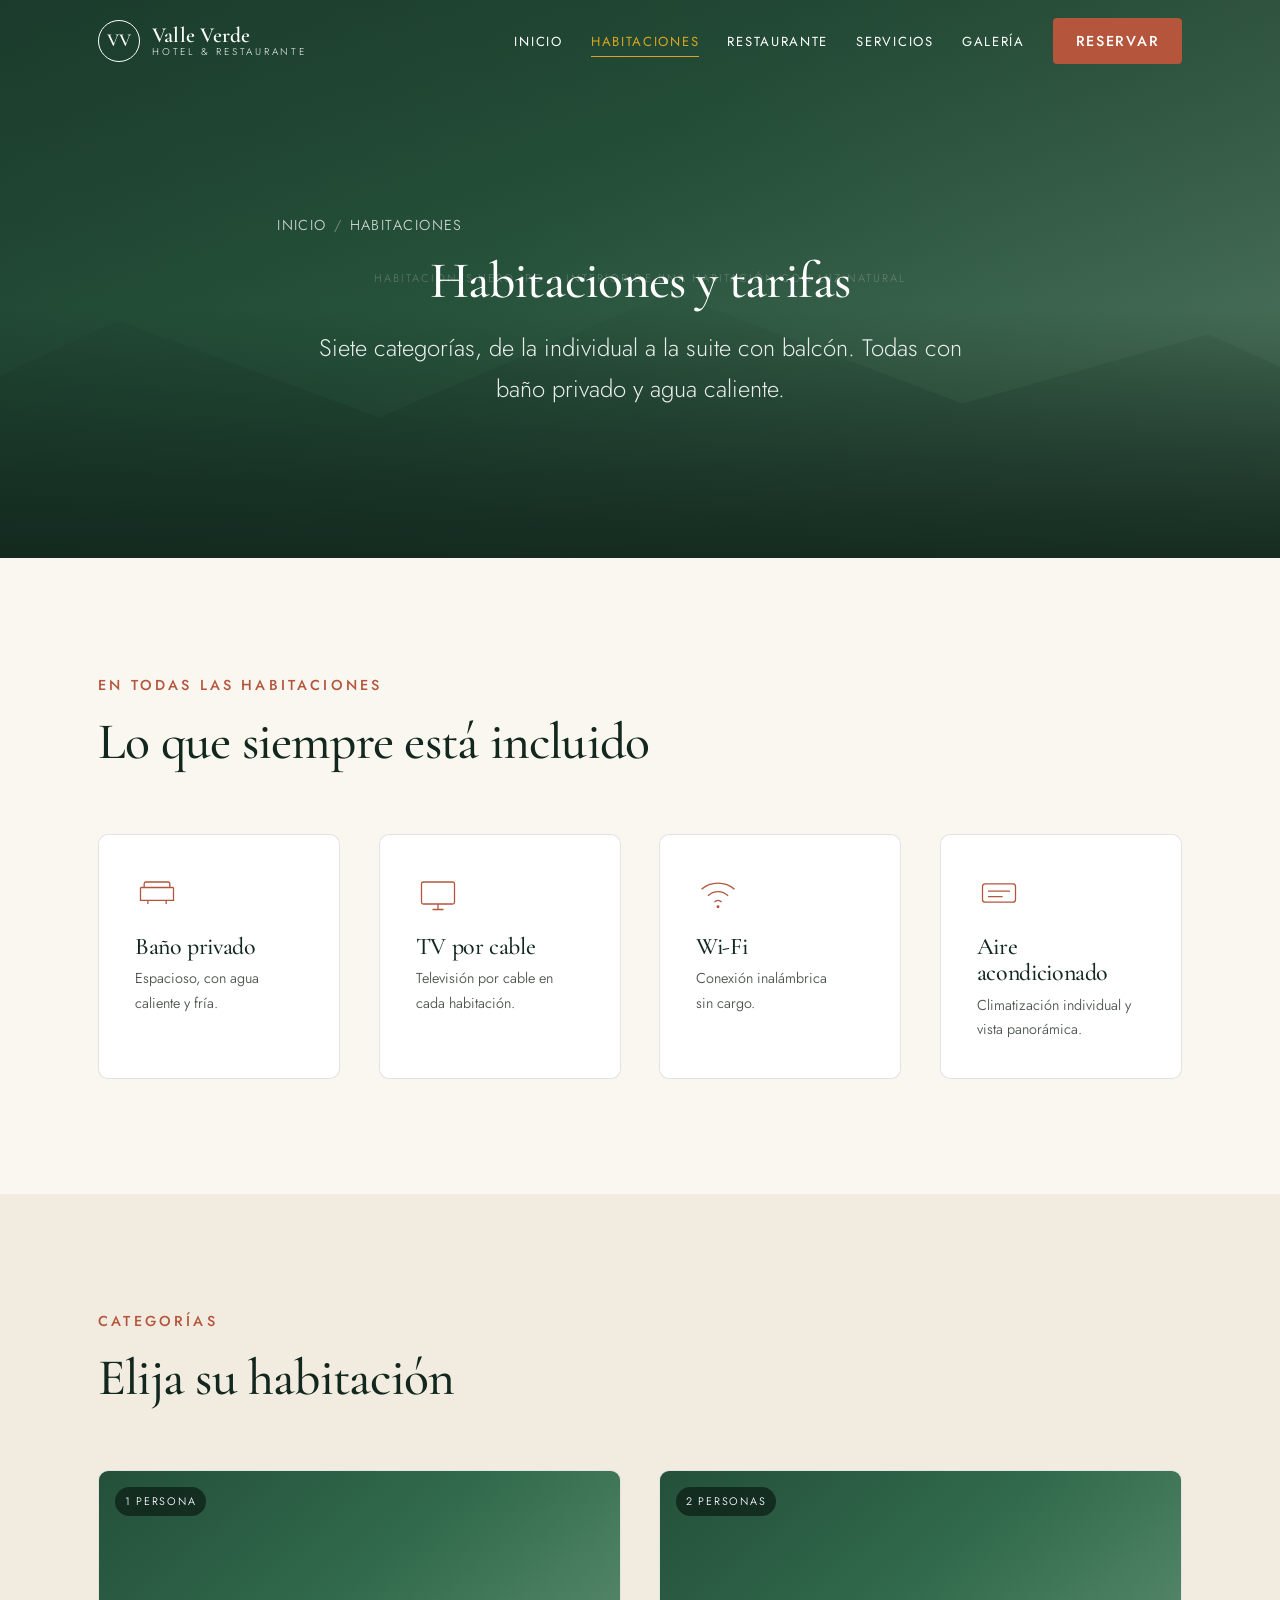
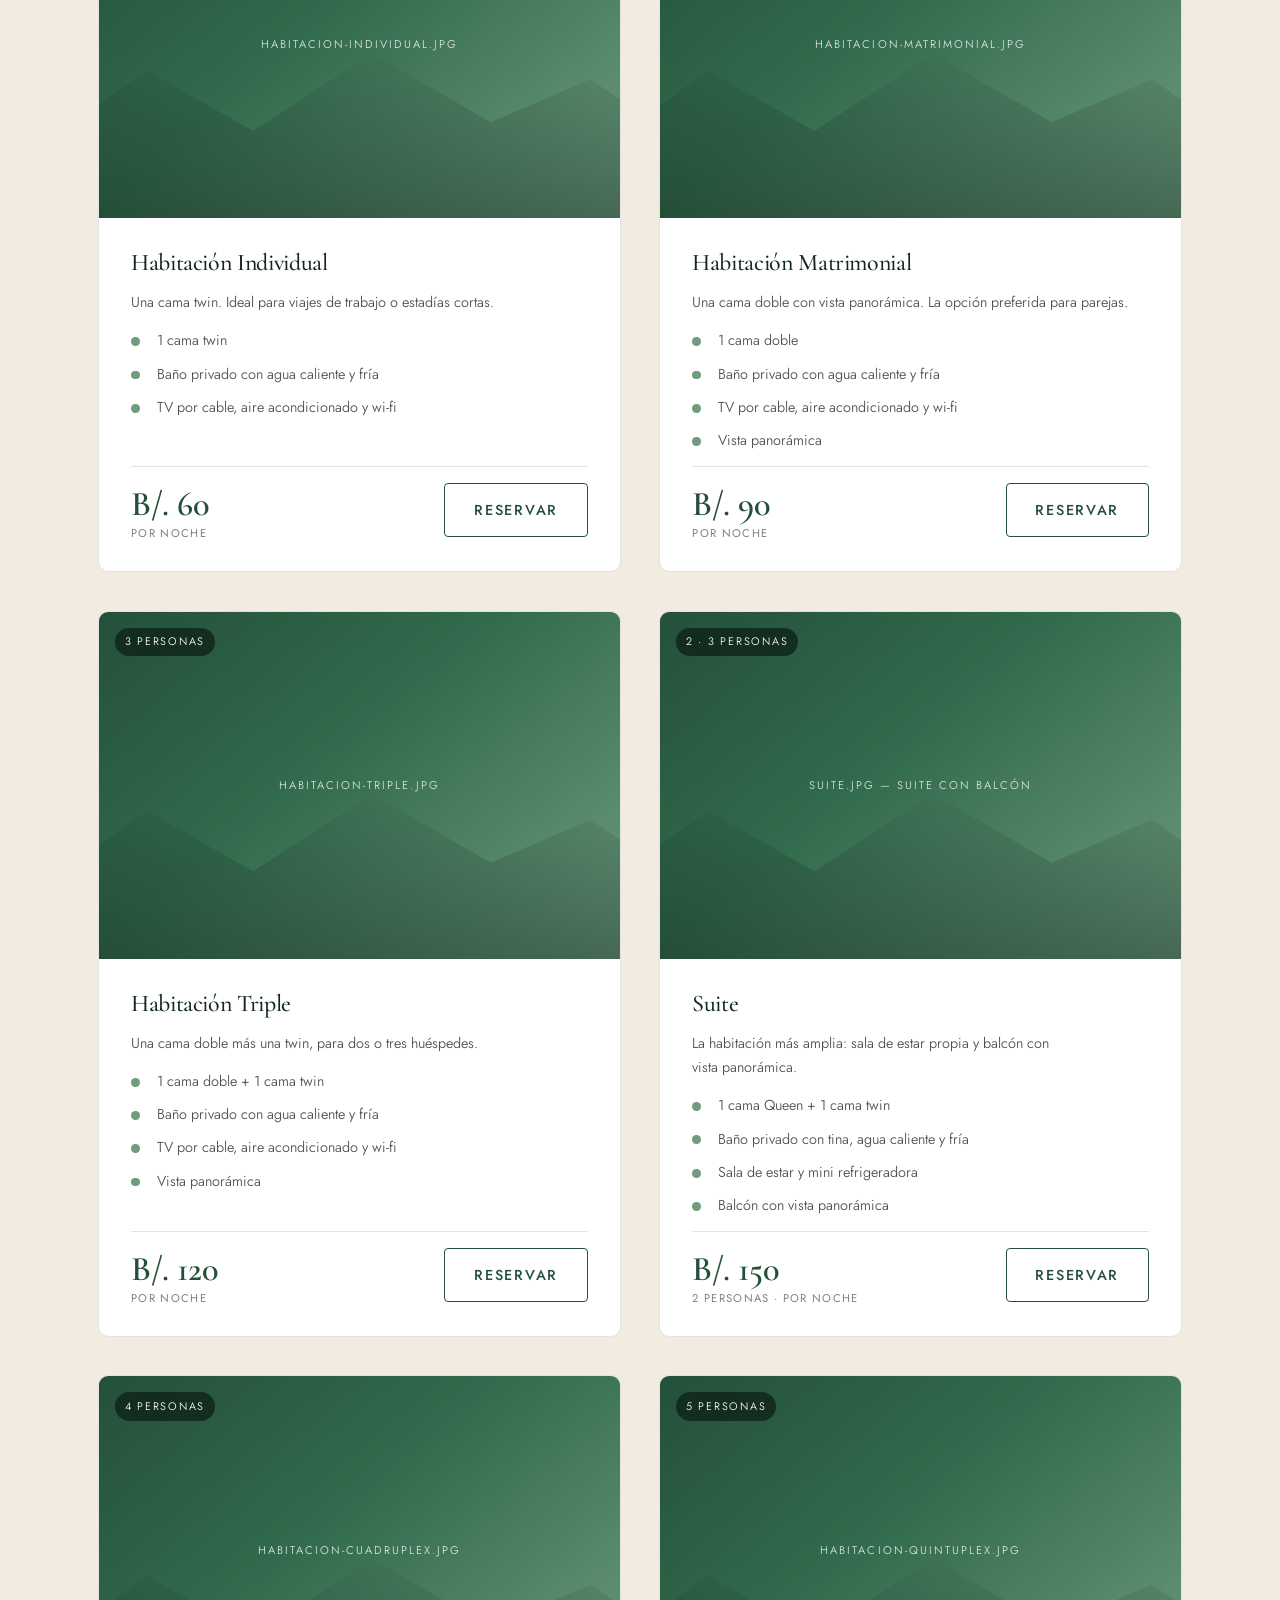
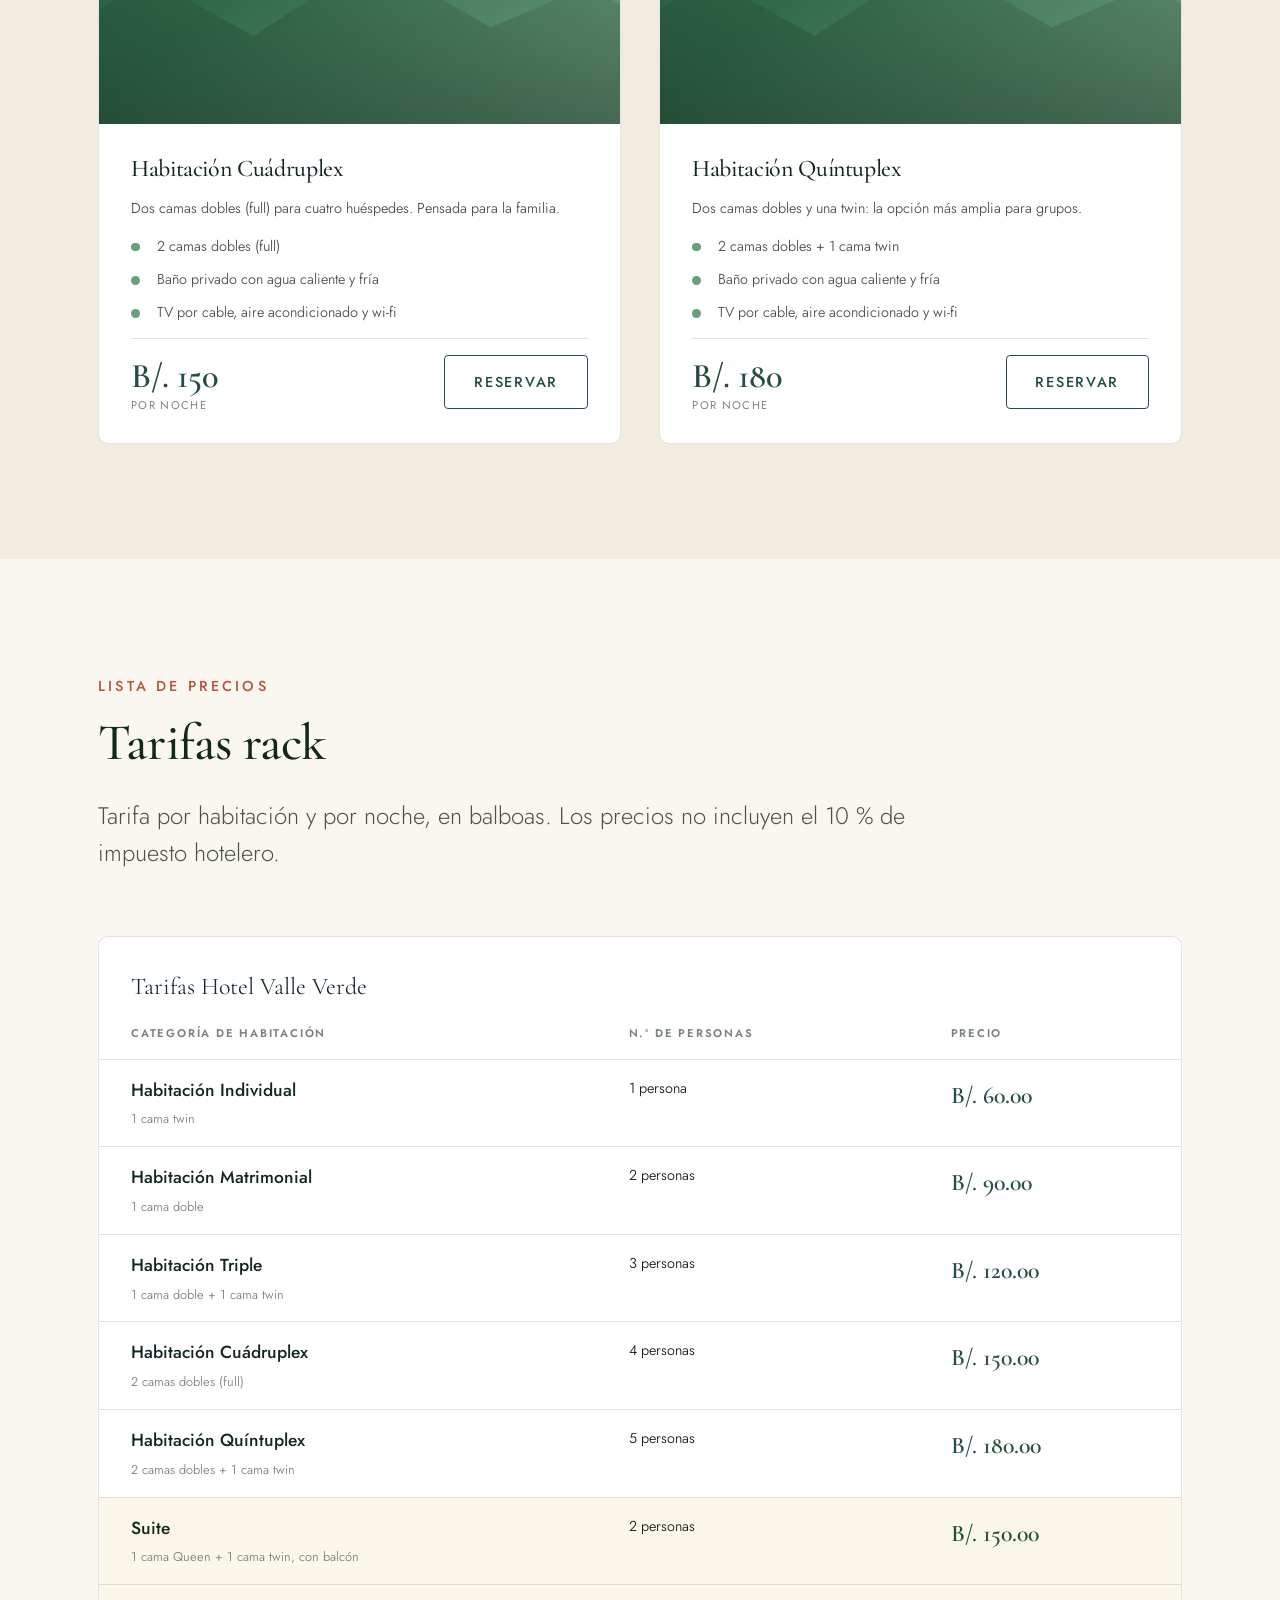
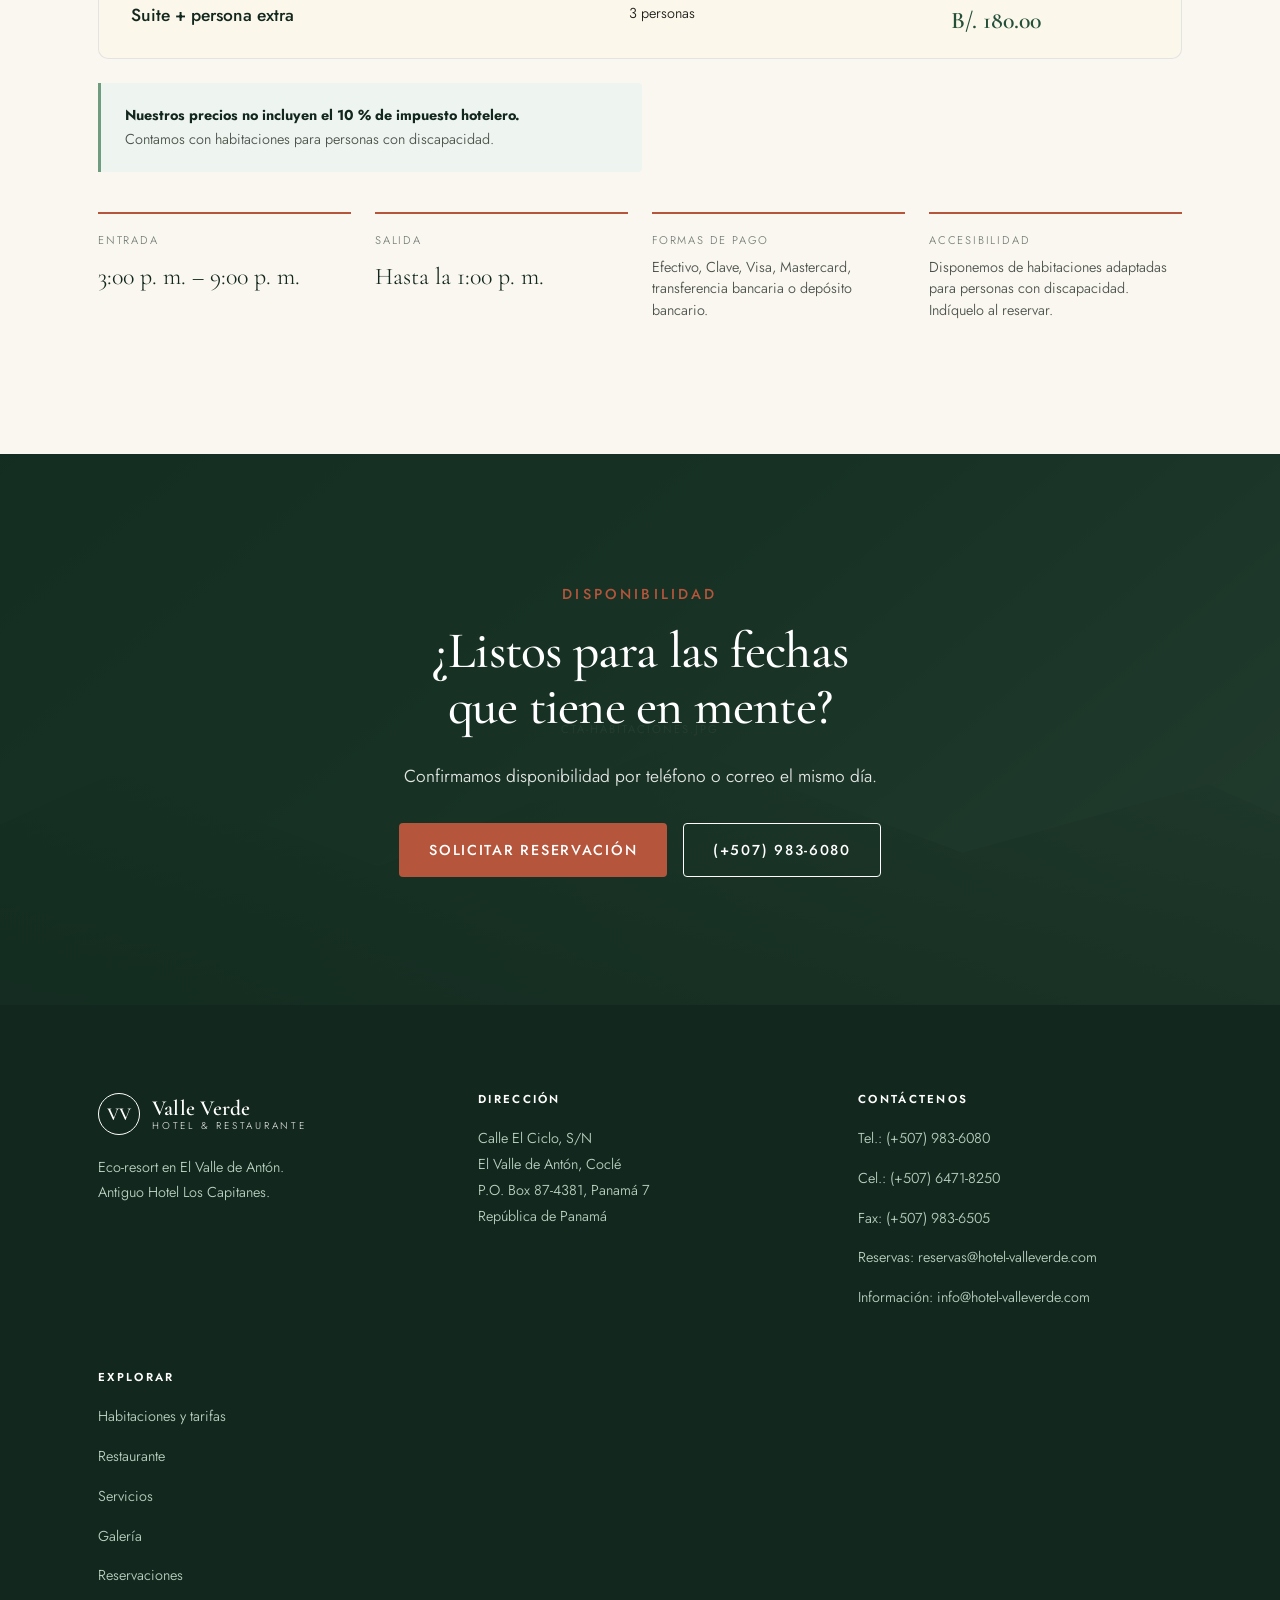
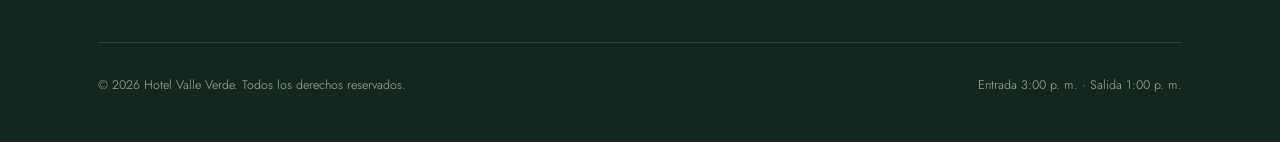
<file: habitaciones.html>
<!DOCTYPE html>
<html lang="es">
<head>
<meta charset="utf-8">
<meta name="viewport" content="width=device-width, initial-scale=1">
<title>Habitaciones y tarifas · Hotel Valle Verde</title>
<meta name="description" content="Habitaciones individuales, matrimoniales, triples, cuádruplex, quíntuplex y suites en El Valle de Antón. Tarifas desde B/. 60 por noche. Habitaciones accesibles disponibles.">
<meta name="theme-color" content="#12271d">
<link rel="canonical" href="https://www.hotel-valleverde.com/habitaciones.html">

<meta property="og:type" content="website">
<meta property="og:locale" content="es_PA">
<meta property="og:site_name" content="Hotel Valle Verde">
<meta property="og:title" content="Habitaciones y tarifas · Hotel Valle Verde">
<meta property="og:description" content="Desde la individual hasta la suite con balcón y vista panorámica. Tarifas desde B/. 60 por noche.">
<meta property="og:image" content="assets/img/og-valle-verde.jpg">

<link rel="icon" href="assets/img/favicon.svg" type="image/svg+xml">
<link rel="preconnect" href="https://fonts.googleapis.com">
<link rel="preconnect" href="https://fonts.gstatic.com" crossorigin>
<!-- Las tipografías no deben bloquear el primer pintado -->
<link rel="preload" as="style" href="https://fonts.googleapis.com/css2?family=Cormorant+Garamond:wght@400;500;600&family=Jost:wght@300;350;400;500;600&display=swap">
<link rel="stylesheet" href="https://fonts.googleapis.com/css2?family=Cormorant+Garamond:wght@400;500;600&family=Jost:wght@300;350;400;500;600&display=swap" media="print" onload="this.media='all'">
<noscript><link rel="stylesheet" href="https://fonts.googleapis.com/css2?family=Cormorant+Garamond:wght@400;500;600&family=Jost:wght@300;350;400;500;600&display=swap"></noscript>
<link rel="stylesheet" href="assets/css/style.css">
<script>document.documentElement.classList.add("js");</script>
</head>
<body>

<a class="saltar-al-contenido" href="#contenido">Saltar al contenido</a>

<header class="cabecera">
  <div class="cabecera__interior">
    <a class="marca" href="index.html">
      <span class="marca__emblema" aria-hidden="true">VV</span>
      <span class="marca__texto">
        <span class="marca__nombre">Valle Verde</span>
        <span class="marca__bajada">Hotel &amp; Restaurante</span>
      </span>
    </a>

    <button class="nav-toggle" type="button" aria-expanded="false" aria-controls="nav-principal" aria-label="Abrir menú">
      <span></span><span></span><span></span>
    </button>

    <nav class="nav" id="nav-principal" aria-label="Navegación principal">
      <ul class="nav__lista">
        <li><a class="nav__enlace" href="index.html">Inicio</a></li>
        <li><a class="nav__enlace" href="habitaciones.html" aria-current="page">Habitaciones</a></li>
        <li><a class="nav__enlace" href="restaurante.html">Restaurante</a></li>
        <li><a class="nav__enlace" href="servicios.html">Servicios</a></li>
        <li><a class="nav__enlace" href="galeria.html">Galería</a></li>
      </ul>
      <a class="btn btn--primario nav__cta" href="reservaciones.html">Reservar</a>
    </nav>
  </div>
</header>

<main id="contenido">

  <section class="hero hero--pagina">
    <div class="hero__media">
      <div class="marcador marcador--lleno" data-etiqueta="habitaciones-hero.jpg — interior de una habitación con luz natural"></div>
    </div>
    <div class="hero__contenido">
      <p class="miga">
        <a href="index.html">Inicio</a><span>/</span>Habitaciones
      </p>
      <h1>Habitaciones y tarifas</h1>
      <p class="hero__texto">
        Siete categorías, de la individual a la suite con balcón. Todas con baño privado y
        agua caliente.
      </p>
    </div>
  </section>

  <!-- ===================== Equipamiento común ===================== -->
  <section class="seccion">
    <div class="contenedor">
      <div class="encabezado-seccion revelar">
        <span class="antetitulo">En todas las habitaciones</span>
        <h2>Lo que siempre está incluido</h2>
      </div>

      <div class="rejilla rejilla--4">
        <article class="dato revelar">
          <svg class="dato__icono" viewBox="0 0 48 48" fill="none" stroke="currentColor" stroke-width="1.4" aria-hidden="true">
            <path d="M6 18h36M10 18v-4a2 2 0 0 1 2-2h24a2 2 0 0 1 2 2v4M6 18v14h36V18M14 32v4M34 32v4"/>
          </svg>
          <h3>Baño privado</h3>
          <p>Espacioso, con agua caliente y fría.</p>
        </article>

        <article class="dato revelar">
          <svg class="dato__icono" viewBox="0 0 48 48" fill="none" stroke="currentColor" stroke-width="1.4" aria-hidden="true">
            <rect x="6" y="12" width="36" height="24" rx="2"/><path d="M18 42h12M24 36v6"/>
          </svg>
          <h3>TV por cable</h3>
          <p>Televisión por cable en cada habitación.</p>
        </article>

        <article class="dato revelar">
          <svg class="dato__icono" viewBox="0 0 48 48" fill="none" stroke="currentColor" stroke-width="1.4" aria-hidden="true">
            <path d="M6 20c10-9 26-9 36 0M13 27c6.5-6 15.5-6 22 0M20 34c2.5-2.5 5.5-2.5 8 0"/><circle cx="24" cy="39" r="1.6" fill="currentColor" stroke="none"/>
          </svg>
          <h3>Wi-Fi</h3>
          <p>Conexión inalámbrica sin cargo.</p>
        </article>

        <article class="dato revelar">
          <svg class="dato__icono" viewBox="0 0 48 48" fill="none" stroke="currentColor" stroke-width="1.4" aria-hidden="true">
            <rect x="6" y="14" width="36" height="20" rx="3"/><path d="M12 22h24M12 28h16"/>
          </svg>
          <h3>Aire acondicionado</h3>
          <p>Climatización individual y vista panorámica.</p>
        </article>
      </div>
    </div>
  </section>

  <!-- ===================== Categorías ===================== -->
  <section class="seccion seccion--alt">
    <div class="contenedor">
      <div class="encabezado-seccion revelar">
        <span class="antetitulo">Categorías</span>
        <h2>Elija su habitación</h2>
      </div>

      <div class="rejilla rejilla--2">

        <article class="tarjeta revelar" id="individual">
          <div class="tarjeta__media">
            <span class="etiqueta">1 persona</span>
            <div class="marcador" data-etiqueta="habitacion-individual.jpg"></div>
          </div>
          <div class="tarjeta__cuerpo">
            <h3>Habitación Individual</h3>
            <p>Una cama twin. Ideal para viajes de trabajo o estadías cortas.</p>
            <ul class="lista-chulos">
              <li>1 cama twin</li>
              <li>Baño privado con agua caliente y fría</li>
              <li>TV por cable, aire acondicionado y wi-fi</li>
            </ul>
            <div class="tarjeta__pie">
              <span class="precio">B/. 60<small>por noche</small></span>
              <a class="btn btn--linea" href="reservaciones.html">Reservar</a>
            </div>
          </div>
        </article>

        <article class="tarjeta revelar" id="matrimonial">
          <div class="tarjeta__media">
            <span class="etiqueta">2 personas</span>
            <div class="marcador" data-etiqueta="habitacion-matrimonial.jpg"></div>
          </div>
          <div class="tarjeta__cuerpo">
            <h3>Habitación Matrimonial</h3>
            <p>Una cama doble con vista panorámica. La opción preferida para parejas.</p>
            <ul class="lista-chulos">
              <li>1 cama doble</li>
              <li>Baño privado con agua caliente y fría</li>
              <li>TV por cable, aire acondicionado y wi-fi</li>
              <li>Vista panorámica</li>
            </ul>
            <div class="tarjeta__pie">
              <span class="precio">B/. 90<small>por noche</small></span>
              <a class="btn btn--linea" href="reservaciones.html">Reservar</a>
            </div>
          </div>
        </article>

        <article class="tarjeta revelar" id="triple">
          <div class="tarjeta__media">
            <span class="etiqueta">3 personas</span>
            <div class="marcador" data-etiqueta="habitacion-triple.jpg"></div>
          </div>
          <div class="tarjeta__cuerpo">
            <h3>Habitación Triple</h3>
            <p>Una cama doble más una twin, para dos o tres huéspedes.</p>
            <ul class="lista-chulos">
              <li>1 cama doble + 1 cama twin</li>
              <li>Baño privado con agua caliente y fría</li>
              <li>TV por cable, aire acondicionado y wi-fi</li>
              <li>Vista panorámica</li>
            </ul>
            <div class="tarjeta__pie">
              <span class="precio">B/. 120<small>por noche</small></span>
              <a class="btn btn--linea" href="reservaciones.html">Reservar</a>
            </div>
          </div>
        </article>

        <article class="tarjeta revelar" id="suite">
          <div class="tarjeta__media">
            <span class="etiqueta">2 · 3 personas</span>
            <div class="marcador" data-etiqueta="suite.jpg — suite con balcón"></div>
          </div>
          <div class="tarjeta__cuerpo">
            <h3>Suite</h3>
            <p>La habitación más amplia: sala de estar propia y balcón con vista panorámica.</p>
            <ul class="lista-chulos">
              <li>1 cama Queen + 1 cama twin</li>
              <li>Baño privado con tina, agua caliente y fría</li>
              <li>Sala de estar y mini refrigeradora</li>
              <li>Balcón con vista panorámica</li>
            </ul>
            <div class="tarjeta__pie">
              <span class="precio">B/. 150<small>2 personas · por noche</small></span>
              <a class="btn btn--linea" href="reservaciones.html">Reservar</a>
            </div>
          </div>
        </article>

        <article class="tarjeta revelar" id="familiares">
          <div class="tarjeta__media">
            <span class="etiqueta">4 personas</span>
            <div class="marcador" data-etiqueta="habitacion-cuadruplex.jpg"></div>
          </div>
          <div class="tarjeta__cuerpo">
            <h3>Habitación Cuádruplex</h3>
            <p>Dos camas dobles (full) para cuatro huéspedes. Pensada para la familia.</p>
            <ul class="lista-chulos">
              <li>2 camas dobles (full)</li>
              <li>Baño privado con agua caliente y fría</li>
              <li>TV por cable, aire acondicionado y wi-fi</li>
            </ul>
            <div class="tarjeta__pie">
              <span class="precio">B/. 150<small>por noche</small></span>
              <a class="btn btn--linea" href="reservaciones.html">Reservar</a>
            </div>
          </div>
        </article>

        <article class="tarjeta revelar" id="quintuplex">
          <div class="tarjeta__media">
            <span class="etiqueta">5 personas</span>
            <div class="marcador" data-etiqueta="habitacion-quintuplex.jpg"></div>
          </div>
          <div class="tarjeta__cuerpo">
            <h3>Habitación Quíntuplex</h3>
            <p>Dos camas dobles y una twin: la opción más amplia para grupos.</p>
            <ul class="lista-chulos">
              <li>2 camas dobles + 1 cama twin</li>
              <li>Baño privado con agua caliente y fría</li>
              <li>TV por cable, aire acondicionado y wi-fi</li>
            </ul>
            <div class="tarjeta__pie">
              <span class="precio">B/. 180<small>por noche</small></span>
              <a class="btn btn--linea" href="reservaciones.html">Reservar</a>
            </div>
          </div>
        </article>

      </div>
    </div>
  </section>

  <!-- ===================== Tarifas ===================== -->
  <section class="seccion" id="tarifas">
    <div class="contenedor">
      <div class="encabezado-seccion revelar">
        <span class="antetitulo">Lista de precios</span>
        <h2>Tarifas rack</h2>
        <p class="entradilla">
          Tarifa por habitación y por noche, en balboas. Los precios no incluyen el 10 % de
          impuesto hotelero.
        </p>
      </div>

      <div class="tabla-envoltura revelar">
        <table class="tabla">
          <caption>Tarifas Hotel Valle Verde</caption>
          <thead>
            <tr>
              <th scope="col">Categoría de habitación</th>
              <th scope="col">N.º de personas</th>
              <th scope="col">Precio</th>
            </tr>
          </thead>
          <tbody>
            <tr>
              <th scope="row">Habitación Individual <small>1 cama twin</small></th>
              <td>1 persona</td>
              <td class="celda-precio">B/. 60.00</td>
            </tr>
            <tr>
              <th scope="row">Habitación Matrimonial <small>1 cama doble</small></th>
              <td>2 personas</td>
              <td class="celda-precio">B/. 90.00</td>
            </tr>
            <tr>
              <th scope="row">Habitación Triple <small>1 cama doble + 1 cama twin</small></th>
              <td>3 personas</td>
              <td class="celda-precio">B/. 120.00</td>
            </tr>
            <tr>
              <th scope="row">Habitación Cuádruplex <small>2 camas dobles (full)</small></th>
              <td>4 personas</td>
              <td class="celda-precio">B/. 150.00</td>
            </tr>
            <tr>
              <th scope="row">Habitación Quíntuplex <small>2 camas dobles + 1 cama twin</small></th>
              <td>5 personas</td>
              <td class="celda-precio">B/. 180.00</td>
            </tr>
            <tr class="destacado">
              <th scope="row">Suite <small>1 cama Queen + 1 cama twin, con balcón</small></th>
              <td>2 personas</td>
              <td class="celda-precio">B/. 150.00</td>
            </tr>
            <tr class="destacado">
              <th scope="row">Suite + persona extra</th>
              <td>3 personas</td>
              <td class="celda-precio">B/. 180.00</td>
            </tr>
          </tbody>
        </table>
      </div>

      <p class="nota revelar">
        <strong>Nuestros precios no incluyen el 10 % de impuesto hotelero.</strong><br>
        Contamos con habitaciones para personas con discapacidad.
      </p>

      <dl class="politicas revelar">
        <div class="politica">
          <dt>Entrada</dt>
          <dd>3:00 p. m. – 9:00 p. m.</dd>
        </div>
        <div class="politica">
          <dt>Salida</dt>
          <dd>Hasta la 1:00 p. m.</dd>
        </div>
        <div class="politica">
          <dt>Formas de pago</dt>
          <dd class="pequeno">
            Efectivo, Clave, Visa, Mastercard, transferencia bancaria o depósito bancario.
          </dd>
        </div>
        <div class="politica">
          <dt>Accesibilidad</dt>
          <dd class="pequeno">
            Disponemos de habitaciones adaptadas para personas con discapacidad. Indíquelo al
            reservar.
          </dd>
        </div>
      </dl>
    </div>
  </section>

  <section class="cta-franja">
    <div class="cta-franja__media">
      <div class="marcador marcador--lleno" data-etiqueta="cta-habitaciones.jpg"></div>
    </div>
    <div class="contenedor contenedor--estrecho">
      <span class="antetitulo">Disponibilidad</span>
      <h2>¿Listos para las fechas que tiene en mente?</h2>
      <p>Confirmamos disponibilidad por teléfono o correo el mismo día.</p>
      <div class="hero__acciones">
        <a class="btn btn--primario" href="reservaciones.html">Solicitar reservación</a>
        <a class="btn btn--fantasma" href="tel:+5079836080">(+507) 983-6080</a>
      </div>
    </div>
  </section>

</main>

<footer class="pie">
  <div class="contenedor">
    <div class="pie__rejilla">
      <div>
        <a class="marca" href="index.html">
          <span class="marca__emblema" aria-hidden="true">VV</span>
          <span class="marca__texto">
            <span class="marca__nombre">Valle Verde</span>
            <span class="marca__bajada">Hotel &amp; Restaurante</span>
          </span>
        </a>
        <p style="font-size:var(--paso--1)">
          Eco-resort en El Valle de Antón.<br>
          Antiguo Hotel Los Capitanes.
        </p>
      </div>

      <div>
        <h3>Dirección</h3>
        <address>
          Calle El Ciclo, S/N<br>
          El Valle de Antón, Coclé<br>
          P.O. Box 87-4381, Panamá 7<br>
          República de Panamá
        </address>
      </div>

      <div>
        <h3>Contáctenos</h3>
        <ul>
          <li>Tel.: <a href="tel:+5079836080">(+507) 983-6080</a></li>
          <li>Cel.: <a href="tel:+50764718250">(+507) 6471-8250</a></li>
          <li>Fax: (+507) 983-6505</li>
          <li>Reservas: <a href="mailto:reservas@hotel-valleverde.com">reservas@hotel-valleverde.com</a></li>
          <li>Información: <a href="mailto:info@hotel-valleverde.com">info@hotel-valleverde.com</a></li>
        </ul>
      </div>

      <div>
        <h3>Explorar</h3>
        <ul>
          <li><a href="habitaciones.html">Habitaciones y tarifas</a></li>
          <li><a href="restaurante.html">Restaurante</a></li>
          <li><a href="servicios.html">Servicios</a></li>
          <li><a href="galeria.html">Galería</a></li>
          <li><a href="reservaciones.html">Reservaciones</a></li>
        </ul>
      </div>
    </div>

    <div class="pie__base">
      <p>&copy; <span data-anio>2026</span> Hotel Valle Verde. Todos los derechos reservados.</p>
      <p>Entrada 3:00 p. m. · Salida 1:00 p. m.</p>
    </div>
  </div>
</footer>

<!-- Acción siempre a mano en móvil -->
<div class="barra-movil">
  <a class="btn btn--primario" href="reservaciones.html">Reservar</a>
  <a class="btn btn--fantasma" href="tel:+5079836080">Llamar</a>
</div>


<script src="assets/js/main.js" defer></script>
</body>
</html>
</file>
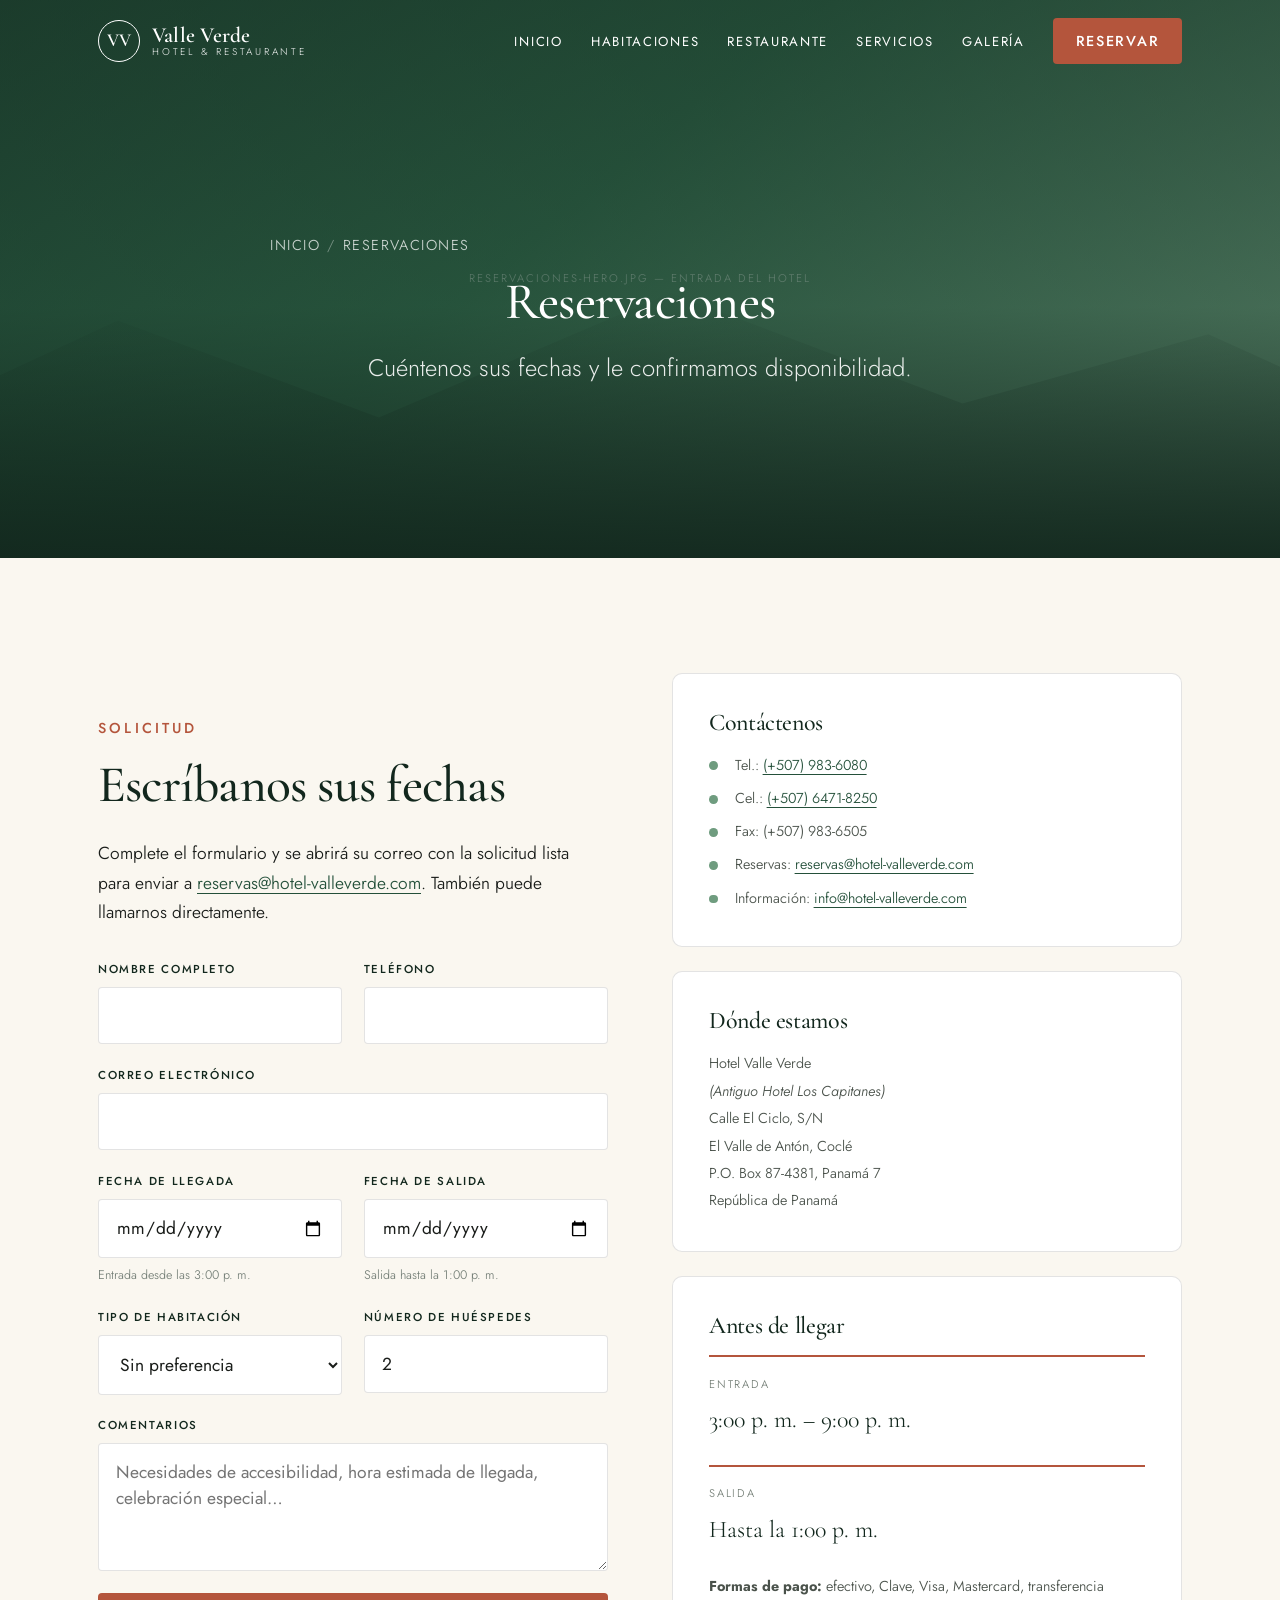
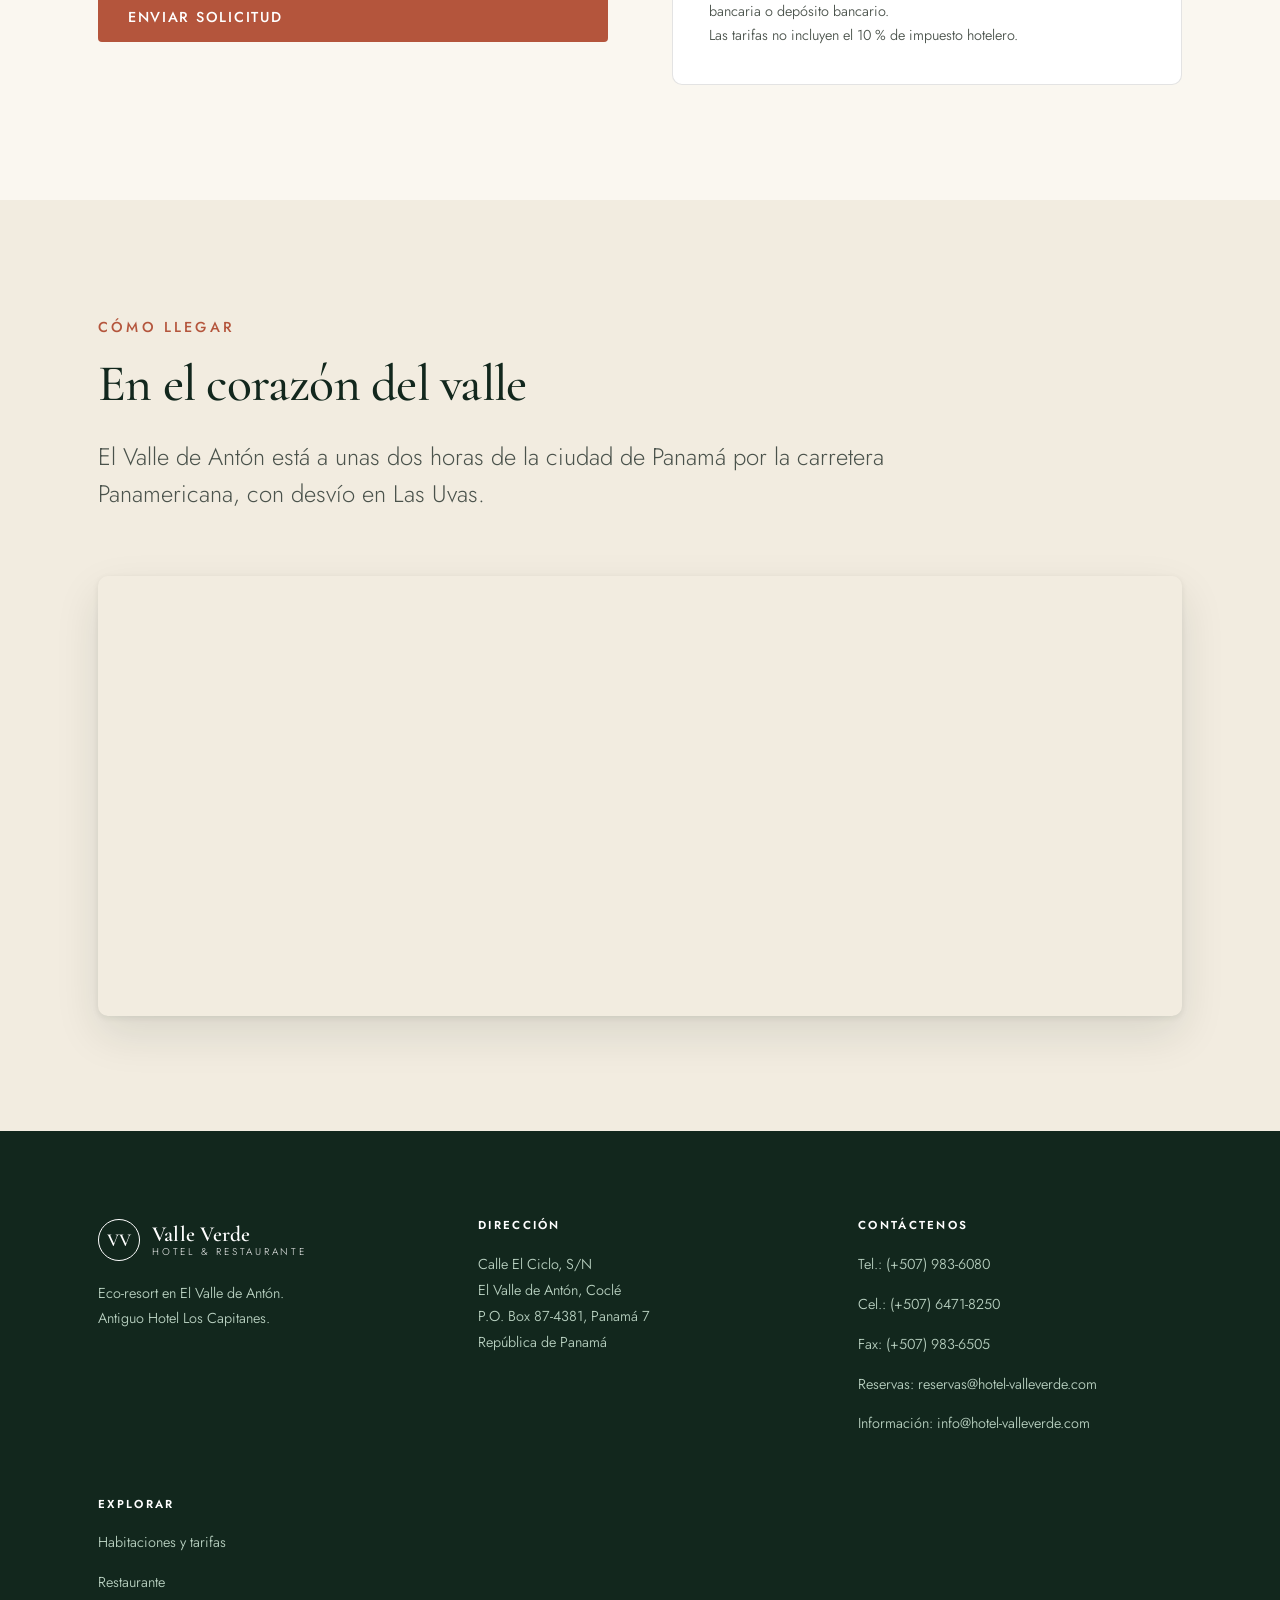
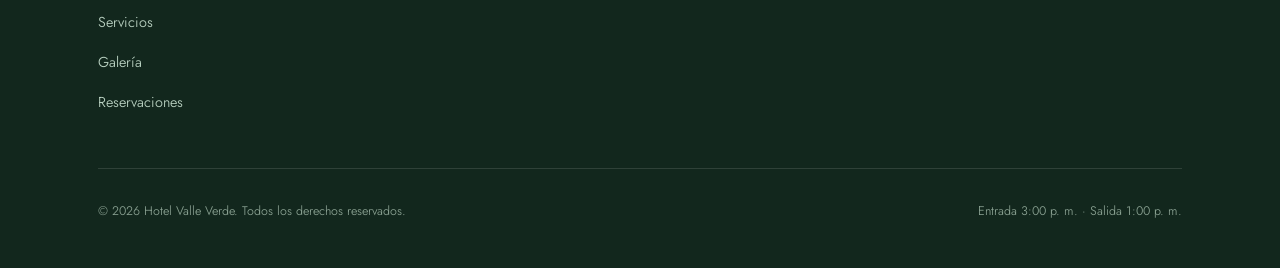
<file: reservaciones.html>
<!DOCTYPE html>
<html lang="es">
<head>
<meta charset="utf-8">
<meta name="viewport" content="width=device-width, initial-scale=1">
<title>Reservaciones y contacto · Hotel Valle Verde</title>
<meta name="description" content="Solicite su reservación en el Hotel Valle Verde, El Valle de Antón. Teléfono (+507) 983-6080, reservas@hotel-valleverde.com. Entrada 3:00 p. m., salida 1:00 p. m.">
<meta name="theme-color" content="#12271d">
<link rel="canonical" href="https://www.hotel-valleverde.com/reservaciones.html">

<meta property="og:type" content="website">
<meta property="og:locale" content="es_PA">
<meta property="og:site_name" content="Hotel Valle Verde">
<meta property="og:title" content="Reservaciones y contacto · Hotel Valle Verde">
<meta property="og:description" content="Solicite su reservación en El Valle de Antón, Coclé.">
<meta property="og:image" content="assets/img/og-valle-verde.jpg">

<link rel="icon" href="assets/img/favicon.svg" type="image/svg+xml">
<link rel="preconnect" href="https://fonts.googleapis.com">
<link rel="preconnect" href="https://fonts.gstatic.com" crossorigin>
<!-- Las tipografías no deben bloquear el primer pintado -->
<link rel="preload" as="style" href="https://fonts.googleapis.com/css2?family=Cormorant+Garamond:wght@400;500;600&family=Jost:wght@300;350;400;500;600&display=swap">
<link rel="stylesheet" href="https://fonts.googleapis.com/css2?family=Cormorant+Garamond:wght@400;500;600&family=Jost:wght@300;350;400;500;600&display=swap" media="print" onload="this.media='all'">
<noscript><link rel="stylesheet" href="https://fonts.googleapis.com/css2?family=Cormorant+Garamond:wght@400;500;600&family=Jost:wght@300;350;400;500;600&display=swap"></noscript>
<link rel="stylesheet" href="assets/css/style.css">
<script>document.documentElement.classList.add("js");</script>
</head>
<body>

<a class="saltar-al-contenido" href="#contenido">Saltar al contenido</a>

<header class="cabecera">
  <div class="cabecera__interior">
    <a class="marca" href="index.html">
      <span class="marca__emblema" aria-hidden="true">VV</span>
      <span class="marca__texto">
        <span class="marca__nombre">Valle Verde</span>
        <span class="marca__bajada">Hotel &amp; Restaurante</span>
      </span>
    </a>

    <button class="nav-toggle" type="button" aria-expanded="false" aria-controls="nav-principal" aria-label="Abrir menú">
      <span></span><span></span><span></span>
    </button>

    <nav class="nav" id="nav-principal" aria-label="Navegación principal">
      <ul class="nav__lista">
        <li><a class="nav__enlace" href="index.html">Inicio</a></li>
        <li><a class="nav__enlace" href="habitaciones.html">Habitaciones</a></li>
        <li><a class="nav__enlace" href="restaurante.html">Restaurante</a></li>
        <li><a class="nav__enlace" href="servicios.html">Servicios</a></li>
        <li><a class="nav__enlace" href="galeria.html">Galería</a></li>
      </ul>
      <a class="btn btn--primario nav__cta" href="reservaciones.html" aria-current="page">Reservar</a>
    </nav>
  </div>
</header>

<main id="contenido">

  <section class="hero hero--pagina">
    <div class="hero__media">
      <div class="marcador marcador--lleno" data-etiqueta="reservaciones-hero.jpg — entrada del hotel"></div>
    </div>
    <div class="hero__contenido">
      <p class="miga">
        <a href="index.html">Inicio</a><span>/</span>Reservaciones
      </p>
      <h1>Reservaciones</h1>
      <p class="hero__texto">
        Cuéntenos sus fechas y le confirmamos disponibilidad.
      </p>
    </div>
  </section>

  <!-- ===================== Formulario + contacto ===================== -->
  <section class="seccion" id="solicitud">
    <div class="contenedor">
      <div class="duo">

        <div class="revelar">
          <span class="antetitulo">Solicitud</span>
          <h2>Escríbanos sus fechas</h2>
          <p style="margin-bottom:2rem">
            Complete el formulario y se abrirá su correo con la solicitud lista para enviar a
            <a href="mailto:reservas@hotel-valleverde.com">reservas@hotel-valleverde.com</a>.
            También puede llamarnos directamente.
          </p>

          <form class="formulario" data-formulario-reserva>
            <div class="campo">
              <label for="nombre">Nombre completo</label>
              <input type="text" id="nombre" name="nombre" autocomplete="name" required>
            </div>

            <div class="campo">
              <label for="telefono">Teléfono</label>
              <input type="tel" id="telefono" name="telefono" autocomplete="tel">
            </div>

            <div class="campo campo--ancho">
              <label for="correo">Correo electrónico</label>
              <input type="email" id="correo" name="correo" autocomplete="email" required>
            </div>

            <div class="campo">
              <label for="llegada">Fecha de llegada</label>
              <input type="date" id="llegada" name="llegada">
              <span class="campo__ayuda">Entrada desde las 3:00 p. m.</span>
            </div>

            <div class="campo">
              <label for="salida">Fecha de salida</label>
              <input type="date" id="salida" name="salida">
              <span class="campo__ayuda">Salida hasta la 1:00 p. m.</span>
            </div>

            <div class="campo">
              <label for="habitacion">Tipo de habitación</label>
              <select id="habitacion" name="habitacion">
                <option value="Sin preferencia">Sin preferencia</option>
                <option value="Individual (1 persona) — B/. 60">Individual · 1 persona</option>
                <option value="Matrimonial (2 personas) — B/. 90">Matrimonial · 2 personas</option>
                <option value="Triple (3 personas) — B/. 120">Triple · 3 personas</option>
                <option value="Cuádruplex (4 personas) — B/. 150">Cuádruplex · 4 personas</option>
                <option value="Quíntuplex (5 personas) — B/. 180">Quíntuplex · 5 personas</option>
                <option value="Suite (2 personas) — B/. 150">Suite · 2 personas</option>
                <option value="Suite + extra (3 personas) — B/. 180">Suite + extra · 3 personas</option>
              </select>
            </div>

            <div class="campo">
              <label for="huespedes">Número de huéspedes</label>
              <input type="number" id="huespedes" name="huespedes" min="1" max="20" value="2">
            </div>

            <div class="campo campo--ancho">
              <label for="mensaje">Comentarios</label>
              <textarea id="mensaje" name="mensaje" placeholder="Necesidades de accesibilidad, hora estimada de llegada, celebración especial…"></textarea>
            </div>

            <div class="campo campo--ancho">
              <button class="btn btn--primario" type="submit">Enviar solicitud</button>
              <p class="nota" data-aviso hidden tabindex="-1" style="margin-top:1.25rem">
                Se abrió su programa de correo con la solicitud. Si no ocurrió nada, escríbanos
                directamente a
                <a href="mailto:reservas@hotel-valleverde.com">reservas@hotel-valleverde.com</a>
                o llame al <a href="tel:+5079836080">(+507) 983-6080</a>.
              </p>
            </div>
          </form>
        </div>

        <div class="revelar">
          <div class="dato" style="margin-bottom:1.5rem">
            <h3>Contáctenos</h3>
            <ul class="lista-chulos" style="margin-top:1rem">
              <li>Tel.: <a href="tel:+5079836080">(+507) 983-6080</a></li>
              <li>Cel.: <a href="tel:+50764718250">(+507) 6471-8250</a></li>
              <li>Fax: (+507) 983-6505</li>
              <li>Reservas: <a href="mailto:reservas@hotel-valleverde.com">reservas@hotel-valleverde.com</a></li>
              <li>Información: <a href="mailto:info@hotel-valleverde.com">info@hotel-valleverde.com</a></li>
            </ul>
          </div>

          <div class="dato" style="margin-bottom:1.5rem">
            <h3>Dónde estamos</h3>
            <address style="font-style:normal; line-height:1.9; margin-top:1rem; font-size:var(--paso--1); color:var(--texto-suave)">
              Hotel Valle Verde<br>
              <em>(Antiguo Hotel Los Capitanes)</em><br>
              Calle El Ciclo, S/N<br>
              El Valle de Antón, Coclé<br>
              P.O. Box 87-4381, Panamá 7<br>
              República de Panamá
            </address>
          </div>

          <div class="dato">
            <h3>Antes de llegar</h3>
            <dl class="politicas" style="margin-top:1rem">
              <div class="politica">
                <dt>Entrada</dt>
                <dd>3:00 p. m. – 9:00 p. m.</dd>
              </div>
              <div class="politica">
                <dt>Salida</dt>
                <dd>Hasta la 1:00 p. m.</dd>
              </div>
            </dl>
            <p style="margin-top:1.5rem; font-size:var(--paso--1); color:var(--texto-suave)">
              <strong>Formas de pago:</strong> efectivo, Clave, Visa, Mastercard, transferencia
              bancaria o depósito bancario.
            </p>
            <p style="font-size:var(--paso--1); color:var(--texto-suave)">
              Las tarifas no incluyen el 10 % de impuesto hotelero.
            </p>
          </div>
        </div>

      </div>
    </div>
  </section>

  <!-- ===================== Cómo llegar ===================== -->
  <section class="seccion seccion--alt">
    <div class="contenedor">
      <div class="encabezado-seccion revelar">
        <span class="antetitulo">Cómo llegar</span>
        <h2>En el corazón del valle</h2>
        <p class="entradilla">
          El Valle de Antón está a unas dos horas de la ciudad de Panamá por la carretera
          Panamericana, con desvío en Las Uvas.
        </p>
      </div>

      <div class="figura revelar">
        <iframe
          title="Mapa de ubicación del Hotel Valle Verde en El Valle de Antón"
          src="https://www.google.com/maps?q=Hotel+Valle+Verde,+Calle+El+Ciclo,+El+Valle+de+Ant%C3%B3n,+Cocl%C3%A9,+Panam%C3%A1&output=embed"
          width="100%" height="440" style="border:0; display:block"
          loading="lazy" referrerpolicy="no-referrer-when-downgrade"></iframe>
      </div>
    </div>
  </section>

</main>

<footer class="pie">
  <div class="contenedor">
    <div class="pie__rejilla">
      <div>
        <a class="marca" href="index.html">
          <span class="marca__emblema" aria-hidden="true">VV</span>
          <span class="marca__texto">
            <span class="marca__nombre">Valle Verde</span>
            <span class="marca__bajada">Hotel &amp; Restaurante</span>
          </span>
        </a>
        <p style="font-size:var(--paso--1)">
          Eco-resort en El Valle de Antón.<br>
          Antiguo Hotel Los Capitanes.
        </p>
      </div>

      <div>
        <h3>Dirección</h3>
        <address>
          Calle El Ciclo, S/N<br>
          El Valle de Antón, Coclé<br>
          P.O. Box 87-4381, Panamá 7<br>
          República de Panamá
        </address>
      </div>

      <div>
        <h3>Contáctenos</h3>
        <ul>
          <li>Tel.: <a href="tel:+5079836080">(+507) 983-6080</a></li>
          <li>Cel.: <a href="tel:+50764718250">(+507) 6471-8250</a></li>
          <li>Fax: (+507) 983-6505</li>
          <li>Reservas: <a href="mailto:reservas@hotel-valleverde.com">reservas@hotel-valleverde.com</a></li>
          <li>Información: <a href="mailto:info@hotel-valleverde.com">info@hotel-valleverde.com</a></li>
        </ul>
      </div>

      <div>
        <h3>Explorar</h3>
        <ul>
          <li><a href="habitaciones.html">Habitaciones y tarifas</a></li>
          <li><a href="restaurante.html">Restaurante</a></li>
          <li><a href="servicios.html">Servicios</a></li>
          <li><a href="galeria.html">Galería</a></li>
          <li><a href="reservaciones.html">Reservaciones</a></li>
        </ul>
      </div>
    </div>

    <div class="pie__base">
      <p>&copy; <span data-anio>2026</span> Hotel Valle Verde. Todos los derechos reservados.</p>
      <p>Entrada 3:00 p. m. · Salida 1:00 p. m.</p>
    </div>
  </div>
</footer>

<!-- Acción siempre a mano en móvil -->
<div class="barra-movil">
  <a class="btn btn--primario" href="#solicitud">Ir al formulario</a>
  <a class="btn btn--fantasma" href="tel:+5079836080">Llamar</a>
</div>


<script src="assets/js/main.js" defer></script>
</body>
</html>
</file>
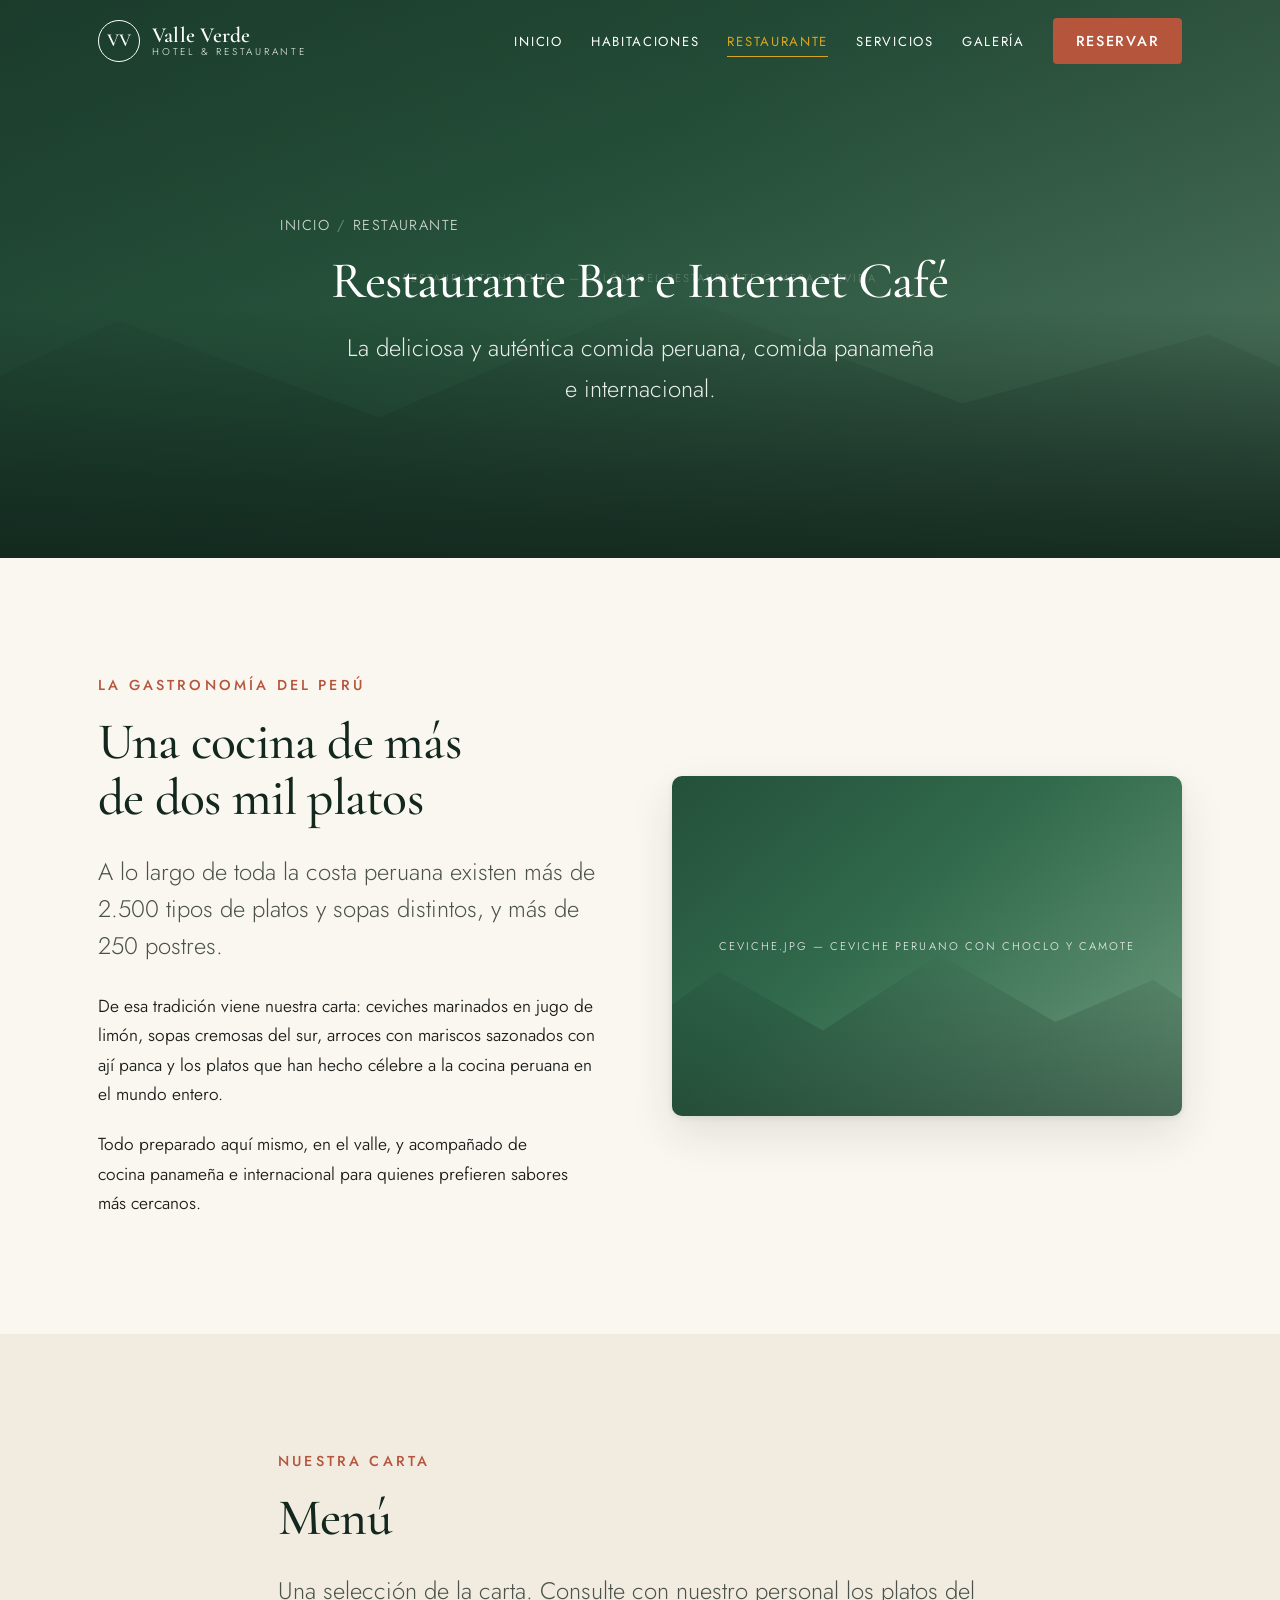
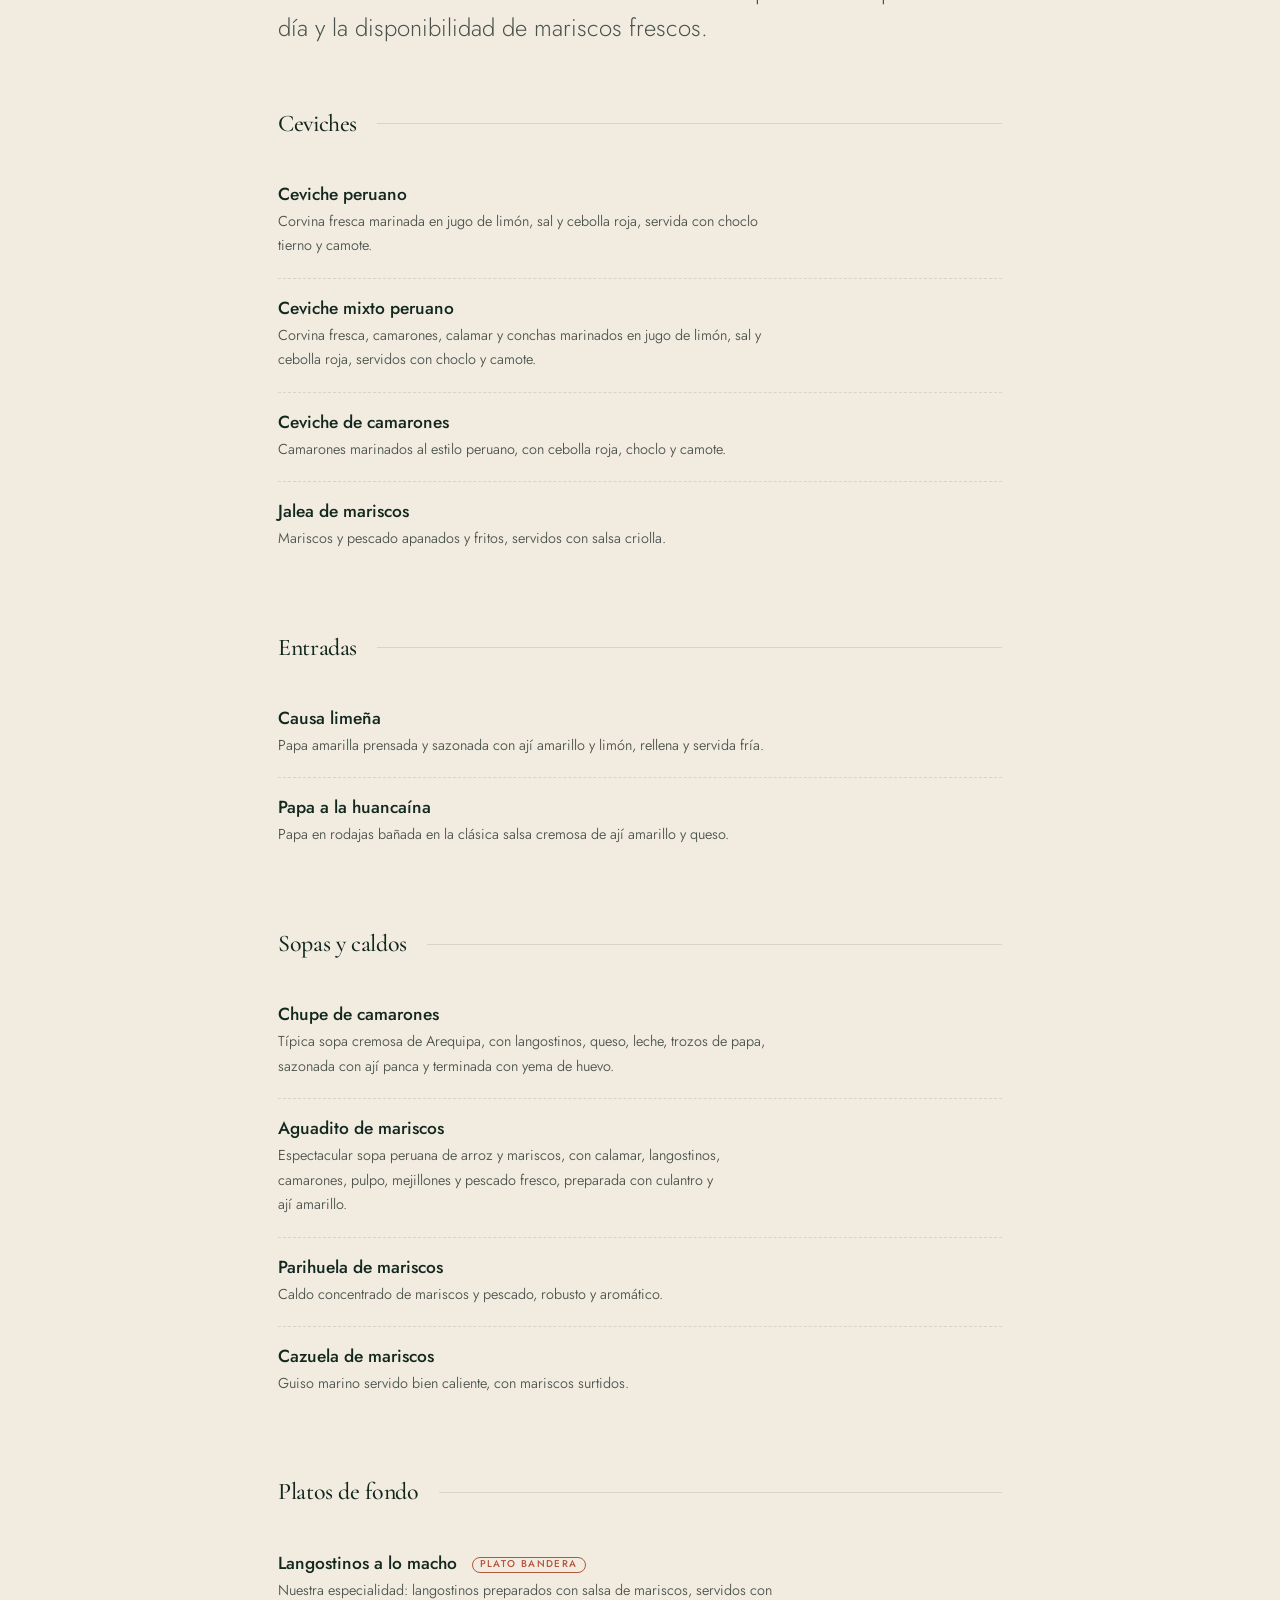
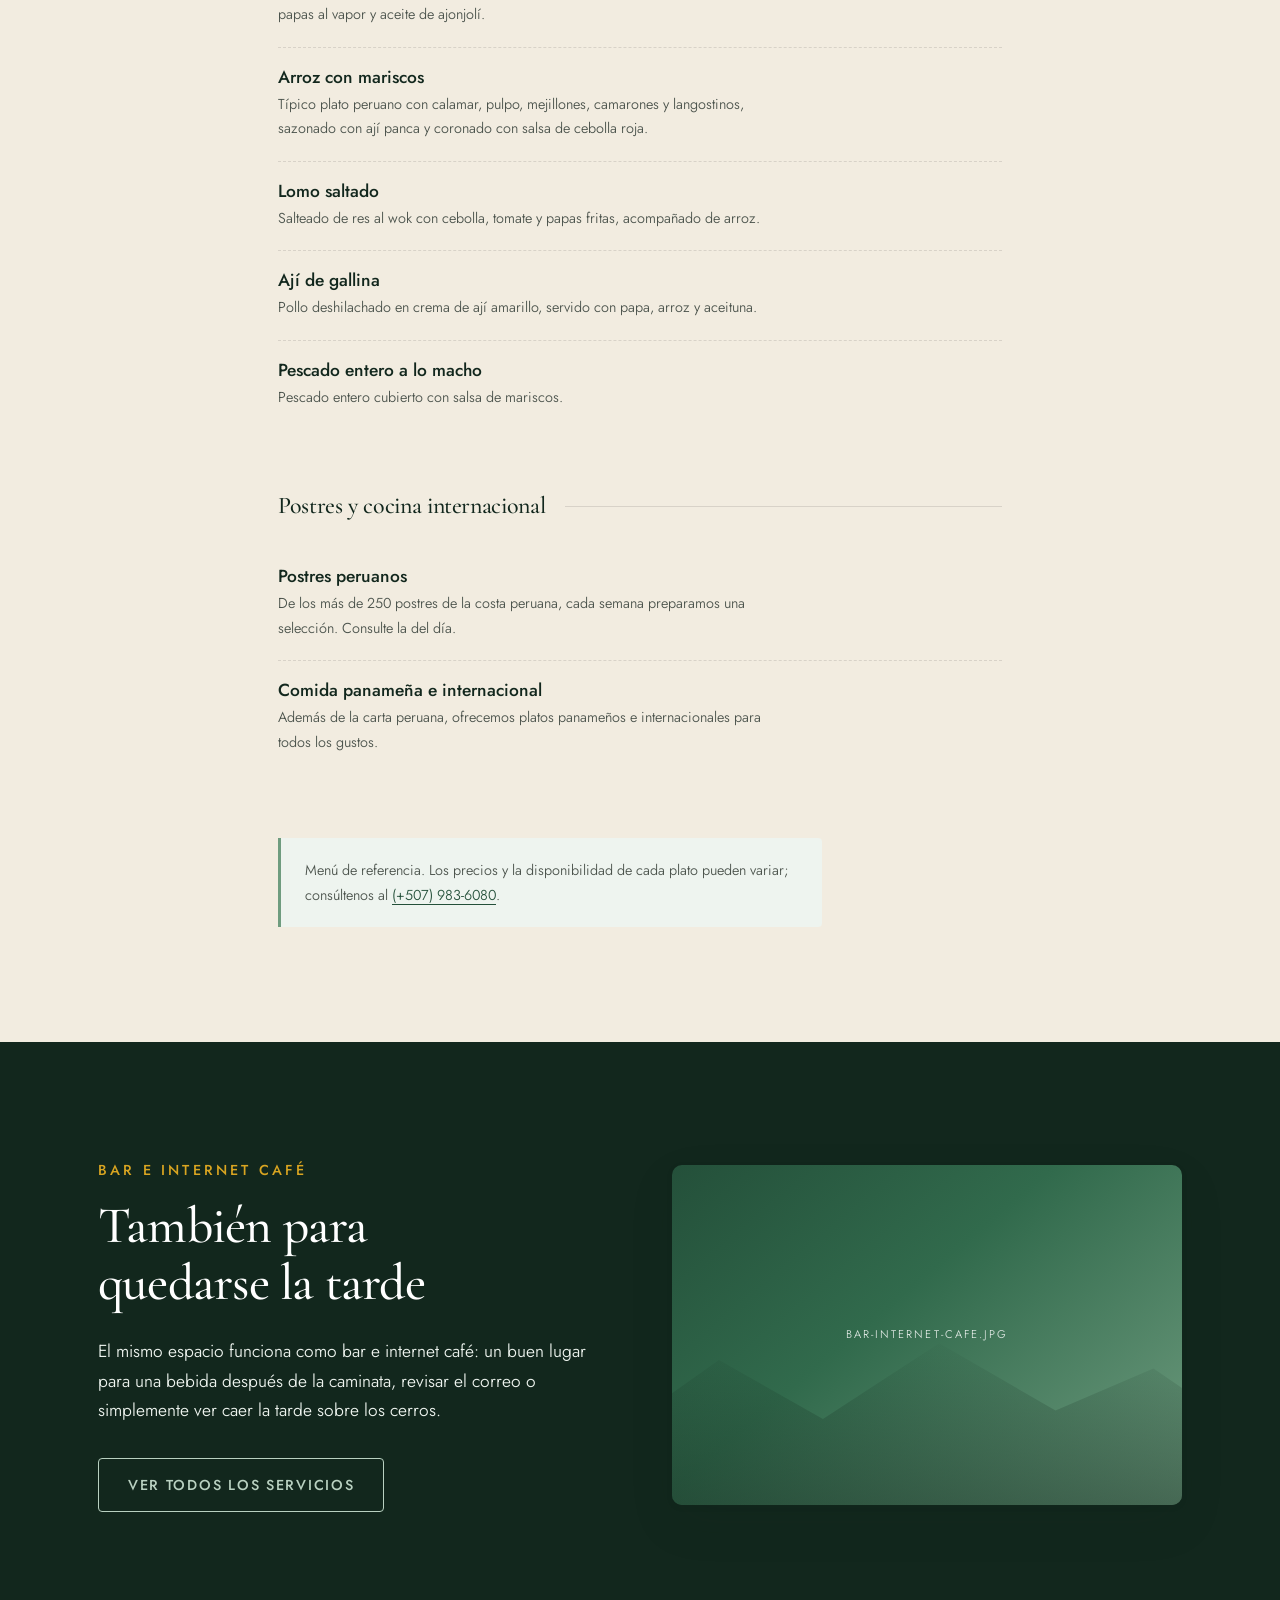
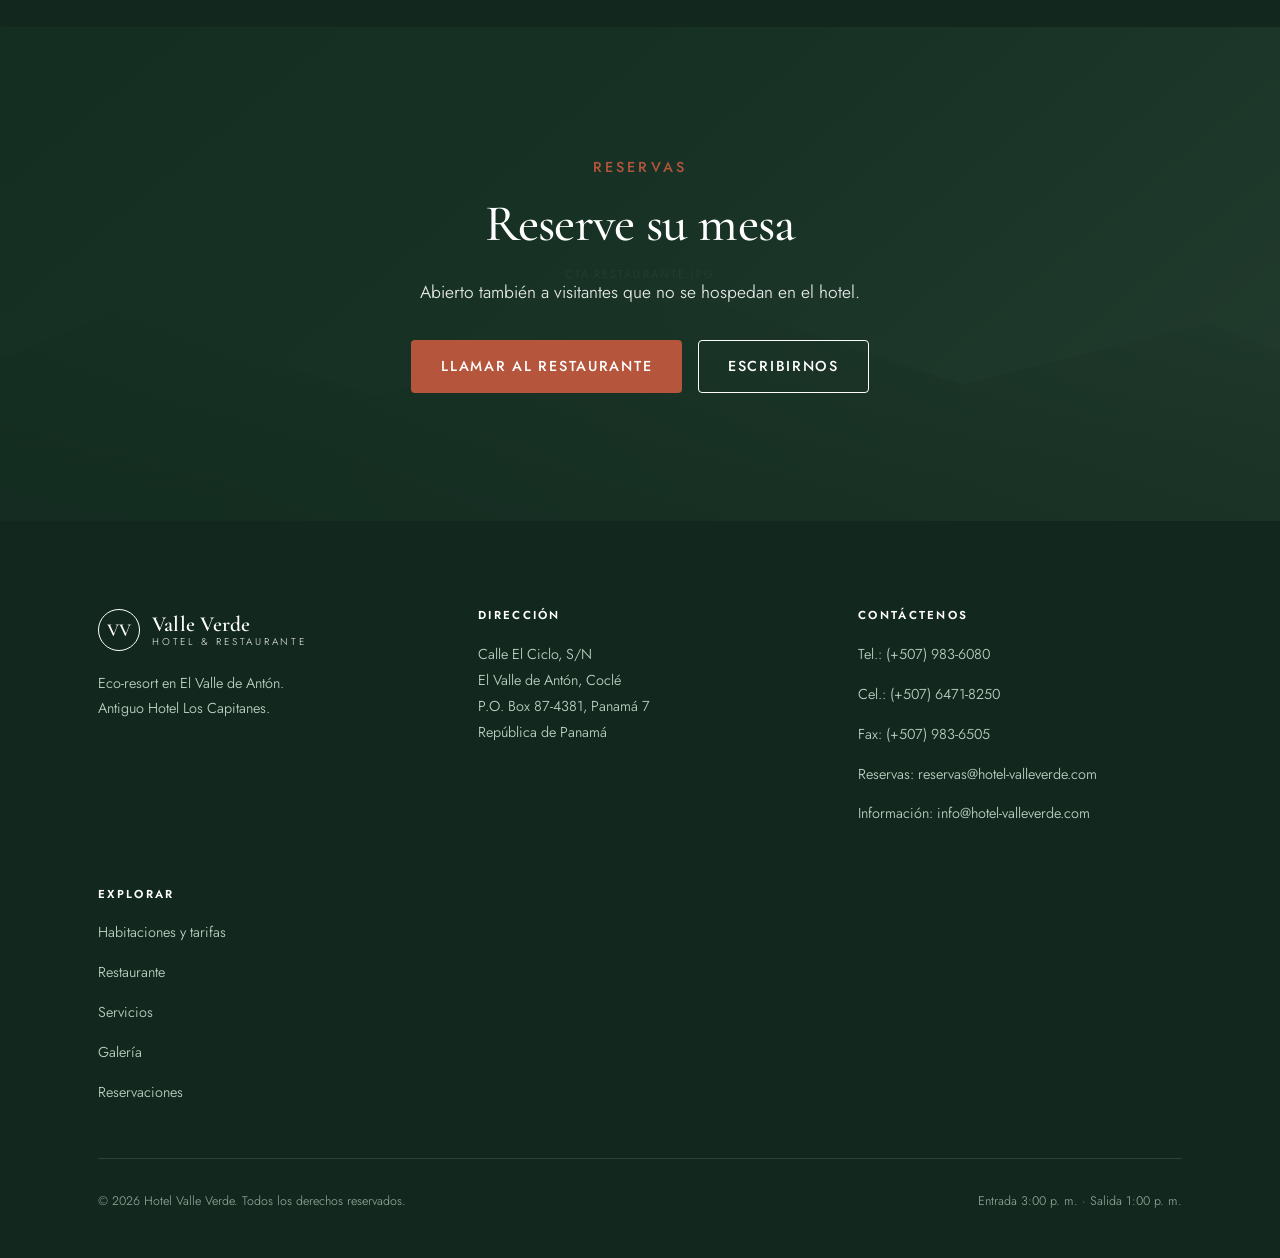
<file: restaurante.html>
<!DOCTYPE html>
<html lang="es">
<head>
<meta charset="utf-8">
<meta name="viewport" content="width=device-width, initial-scale=1">
<title>Restaurante Bar · Cocina peruana en El Valle de Antón · Hotel Valle Verde</title>
<meta name="description" content="Restaurante Bar e Internet Café del Hotel Valle Verde: auténtica cocina peruana, panameña e internacional. Ceviches, chupe de camarones, lomo saltado y langostinos a lo macho.">
<meta name="theme-color" content="#12271d">
<link rel="canonical" href="https://www.hotel-valleverde.com/restaurante.html">

<meta property="og:type" content="website">
<meta property="og:locale" content="es_PA">
<meta property="og:site_name" content="Hotel Valle Verde">
<meta property="og:title" content="Restaurante Bar · Hotel Valle Verde">
<meta property="og:description" content="Auténtica cocina peruana, panameña e internacional en el corazón de El Valle de Antón.">
<meta property="og:image" content="assets/img/og-valle-verde.jpg">

<link rel="icon" href="assets/img/favicon.svg" type="image/svg+xml">
<link rel="preconnect" href="https://fonts.googleapis.com">
<link rel="preconnect" href="https://fonts.gstatic.com" crossorigin>
<!-- Las tipografías no deben bloquear el primer pintado -->
<link rel="preload" as="style" href="https://fonts.googleapis.com/css2?family=Cormorant+Garamond:wght@400;500;600&family=Jost:wght@300;350;400;500;600&display=swap">
<link rel="stylesheet" href="https://fonts.googleapis.com/css2?family=Cormorant+Garamond:wght@400;500;600&family=Jost:wght@300;350;400;500;600&display=swap" media="print" onload="this.media='all'">
<noscript><link rel="stylesheet" href="https://fonts.googleapis.com/css2?family=Cormorant+Garamond:wght@400;500;600&family=Jost:wght@300;350;400;500;600&display=swap"></noscript>
<link rel="stylesheet" href="assets/css/style.css">
<script>document.documentElement.classList.add("js");</script>
</head>
<body>

<a class="saltar-al-contenido" href="#contenido">Saltar al contenido</a>

<header class="cabecera">
  <div class="cabecera__interior">
    <a class="marca" href="index.html">
      <span class="marca__emblema" aria-hidden="true">VV</span>
      <span class="marca__texto">
        <span class="marca__nombre">Valle Verde</span>
        <span class="marca__bajada">Hotel &amp; Restaurante</span>
      </span>
    </a>

    <button class="nav-toggle" type="button" aria-expanded="false" aria-controls="nav-principal" aria-label="Abrir menú">
      <span></span><span></span><span></span>
    </button>

    <nav class="nav" id="nav-principal" aria-label="Navegación principal">
      <ul class="nav__lista">
        <li><a class="nav__enlace" href="index.html">Inicio</a></li>
        <li><a class="nav__enlace" href="habitaciones.html">Habitaciones</a></li>
        <li><a class="nav__enlace" href="restaurante.html" aria-current="page">Restaurante</a></li>
        <li><a class="nav__enlace" href="servicios.html">Servicios</a></li>
        <li><a class="nav__enlace" href="galeria.html">Galería</a></li>
      </ul>
      <a class="btn btn--primario nav__cta" href="reservaciones.html">Reservar</a>
    </nav>
  </div>
</header>

<main id="contenido">

  <section class="hero hero--pagina">
    <div class="hero__media">
      <div class="marcador marcador--lleno" data-etiqueta="restaurante-hero.jpg — salón del restaurante o mesa servida"></div>
    </div>
    <div class="hero__contenido">
      <p class="miga">
        <a href="index.html">Inicio</a><span>/</span>Restaurante
      </p>
      <h1>Restaurante Bar e Internet Café</h1>
      <p class="hero__texto">
        La deliciosa y auténtica comida peruana, comida panameña e internacional.
      </p>
    </div>
  </section>

  <!-- ===================== La gastronomía del Perú ===================== -->
  <section class="seccion">
    <div class="contenedor">
      <div class="duo">
        <div class="revelar">
          <span class="antetitulo">La gastronomía del Perú</span>
          <h2>Una cocina de más de dos mil platos</h2>
          <p class="entradilla">
            A lo largo de toda la costa peruana existen más de 2.500 tipos de platos y sopas
            distintos, y más de 250 postres.
          </p>
          <p>
            De esa tradición viene nuestra carta: ceviches marinados en jugo de limón, sopas
            cremosas del sur, arroces con mariscos sazonados con ají panca y los platos que
            han hecho célebre a la cocina peruana en el mundo entero.
          </p>
          <p>
            Todo preparado aquí mismo, en el valle, y acompañado de cocina panameña e
            internacional para quienes prefieren sabores más cercanos.
          </p>
        </div>

        <div class="figura figura--alta revelar">
          <div class="marcador" data-etiqueta="ceviche.jpg — ceviche peruano con choclo y camote"></div>
        </div>
      </div>
    </div>
  </section>

  <!-- ===================== Menú ===================== -->
  <section class="seccion seccion--alt" id="menu">
    <div class="contenedor contenedor--estrecho">
      <div class="encabezado-seccion revelar">
        <span class="antetitulo">Nuestra carta</span>
        <h2>Menú</h2>
        <p class="entradilla">
          Una selección de la carta. Consulte con nuestro personal los platos del día y la
          disponibilidad de mariscos frescos.
        </p>
      </div>

      <!-- Ceviches -->
      <div class="menu-grupo revelar">
        <div class="menu-grupo__titulo"><h3>Ceviches</h3></div>

        <article class="plato">
          <h4>Ceviche peruano</h4>
          <p>
            Corvina fresca marinada en jugo de limón, sal y cebolla roja, servida con choclo
            tierno y camote.
          </p>
        </article>

        <article class="plato">
          <h4>Ceviche mixto peruano</h4>
          <p>
            Corvina fresca, camarones, calamar y conchas marinados en jugo de limón, sal y
            cebolla roja, servidos con choclo y camote.
          </p>
        </article>

        <article class="plato">
          <h4>Ceviche de camarones</h4>
          <p>Camarones marinados al estilo peruano, con cebolla roja, choclo y camote.</p>
        </article>

        <article class="plato">
          <h4>Jalea de mariscos</h4>
          <p>Mariscos y pescado apanados y fritos, servidos con salsa criolla.</p>
        </article>
      </div>

      <!-- Entradas -->
      <div class="menu-grupo revelar">
        <div class="menu-grupo__titulo"><h3>Entradas</h3></div>

        <article class="plato">
          <h4>Causa limeña</h4>
          <p>Papa amarilla prensada y sazonada con ají amarillo y limón, rellena y servida fría.</p>
        </article>

        <article class="plato">
          <h4>Papa a la huancaína</h4>
          <p>Papa en rodajas bañada en la clásica salsa cremosa de ají amarillo y queso.</p>
        </article>
      </div>

      <!-- Sopas -->
      <div class="menu-grupo revelar">
        <div class="menu-grupo__titulo"><h3>Sopas y caldos</h3></div>

        <article class="plato">
          <h4>Chupe de camarones</h4>
          <p>
            Típica sopa cremosa de Arequipa, con langostinos, queso, leche, trozos de papa,
            sazonada con ají panca y terminada con yema de huevo.
          </p>
        </article>

        <article class="plato">
          <h4>Aguadito de mariscos</h4>
          <p>
            Espectacular sopa peruana de arroz y mariscos, con calamar, langostinos, camarones,
            pulpo, mejillones y pescado fresco, preparada con culantro y ají amarillo.
          </p>
        </article>

        <article class="plato">
          <h4>Parihuela de mariscos</h4>
          <p>Caldo concentrado de mariscos y pescado, robusto y aromático.</p>
        </article>

        <article class="plato">
          <h4>Cazuela de mariscos</h4>
          <p>Guiso marino servido bien caliente, con mariscos surtidos.</p>
        </article>
      </div>

      <!-- Platos de fondo -->
      <div class="menu-grupo revelar">
        <div class="menu-grupo__titulo"><h3>Platos de fondo</h3></div>

        <article class="plato">
          <h4>Langostinos a lo macho <span class="plato__insignia">Plato bandera</span></h4>
          <p>
            Nuestra especialidad: langostinos preparados con salsa de mariscos, servidos con
            papas al vapor y aceite de ajonjolí.
          </p>
        </article>

        <article class="plato">
          <h4>Arroz con mariscos</h4>
          <p>
            Típico plato peruano con calamar, pulpo, mejillones, camarones y langostinos,
            sazonado con ají panca y coronado con salsa de cebolla roja.
          </p>
        </article>

        <article class="plato">
          <h4>Lomo saltado</h4>
          <p>Salteado de res al wok con cebolla, tomate y papas fritas, acompañado de arroz.</p>
        </article>

        <article class="plato">
          <h4>Ají de gallina</h4>
          <p>Pollo deshilachado en crema de ají amarillo, servido con papa, arroz y aceituna.</p>
        </article>

        <article class="plato">
          <h4>Pescado entero a lo macho</h4>
          <p>Pescado entero cubierto con salsa de mariscos.</p>
        </article>
      </div>

      <!-- Postres -->
      <div class="menu-grupo revelar">
        <div class="menu-grupo__titulo"><h3>Postres y cocina internacional</h3></div>

        <article class="plato">
          <h4>Postres peruanos</h4>
          <p>
            De los más de 250 postres de la costa peruana, cada semana preparamos una
            selección. Consulte la del día.
          </p>
        </article>

        <article class="plato">
          <h4>Comida panameña e internacional</h4>
          <p>
            Además de la carta peruana, ofrecemos platos panameños e internacionales para
            todos los gustos.
          </p>
        </article>
      </div>

      <p class="nota revelar">
        Menú de referencia. Los precios y la disponibilidad de cada plato pueden variar;
        consúltenos al <a href="tel:+5079836080">(+507) 983-6080</a>.
      </p>
    </div>
  </section>

  <!-- ===================== Internet café ===================== -->
  <section class="seccion seccion--verde">
    <div class="contenedor">
      <div class="duo duo--invertido">
        <div class="figura revelar">
          <div class="marcador" data-etiqueta="bar-internet-cafe.jpg"></div>
        </div>
        <div class="revelar">
          <span class="antetitulo">Bar e Internet Café</span>
          <h2>También para quedarse la tarde</h2>
          <p>
            El mismo espacio funciona como bar e internet café: un buen lugar para una bebida
            después de la caminata, revisar el correo o simplemente ver caer la tarde sobre
            los cerros.
          </p>
          <p style="margin-top:2rem">
            <a class="btn btn--fantasma" href="servicios.html">Ver todos los servicios</a>
          </p>
        </div>
      </div>
    </div>
  </section>

  <section class="cta-franja">
    <div class="cta-franja__media">
      <div class="marcador marcador--lleno" data-etiqueta="cta-restaurante.jpg"></div>
    </div>
    <div class="contenedor contenedor--estrecho">
      <span class="antetitulo">Reservas</span>
      <h2>Reserve su mesa</h2>
      <p>Abierto también a visitantes que no se hospedan en el hotel.</p>
      <div class="hero__acciones">
        <a class="btn btn--primario" href="tel:+5079836080">Llamar al restaurante</a>
        <a class="btn btn--fantasma" href="reservaciones.html">Escribirnos</a>
      </div>
    </div>
  </section>

</main>

<footer class="pie">
  <div class="contenedor">
    <div class="pie__rejilla">
      <div>
        <a class="marca" href="index.html">
          <span class="marca__emblema" aria-hidden="true">VV</span>
          <span class="marca__texto">
            <span class="marca__nombre">Valle Verde</span>
            <span class="marca__bajada">Hotel &amp; Restaurante</span>
          </span>
        </a>
        <p style="font-size:var(--paso--1)">
          Eco-resort en El Valle de Antón.<br>
          Antiguo Hotel Los Capitanes.
        </p>
      </div>

      <div>
        <h3>Dirección</h3>
        <address>
          Calle El Ciclo, S/N<br>
          El Valle de Antón, Coclé<br>
          P.O. Box 87-4381, Panamá 7<br>
          República de Panamá
        </address>
      </div>

      <div>
        <h3>Contáctenos</h3>
        <ul>
          <li>Tel.: <a href="tel:+5079836080">(+507) 983-6080</a></li>
          <li>Cel.: <a href="tel:+50764718250">(+507) 6471-8250</a></li>
          <li>Fax: (+507) 983-6505</li>
          <li>Reservas: <a href="mailto:reservas@hotel-valleverde.com">reservas@hotel-valleverde.com</a></li>
          <li>Información: <a href="mailto:info@hotel-valleverde.com">info@hotel-valleverde.com</a></li>
        </ul>
      </div>

      <div>
        <h3>Explorar</h3>
        <ul>
          <li><a href="habitaciones.html">Habitaciones y tarifas</a></li>
          <li><a href="restaurante.html">Restaurante</a></li>
          <li><a href="servicios.html">Servicios</a></li>
          <li><a href="galeria.html">Galería</a></li>
          <li><a href="reservaciones.html">Reservaciones</a></li>
        </ul>
      </div>
    </div>

    <div class="pie__base">
      <p>&copy; <span data-anio>2026</span> Hotel Valle Verde. Todos los derechos reservados.</p>
      <p>Entrada 3:00 p. m. · Salida 1:00 p. m.</p>
    </div>
  </div>
</footer>

<!-- Acción siempre a mano en móvil -->
<div class="barra-movil">
  <a class="btn btn--primario" href="reservaciones.html">Reservar</a>
  <a class="btn btn--fantasma" href="tel:+5079836080">Llamar</a>
</div>


<script src="assets/js/main.js" defer></script>
</body>
</html>
</file>
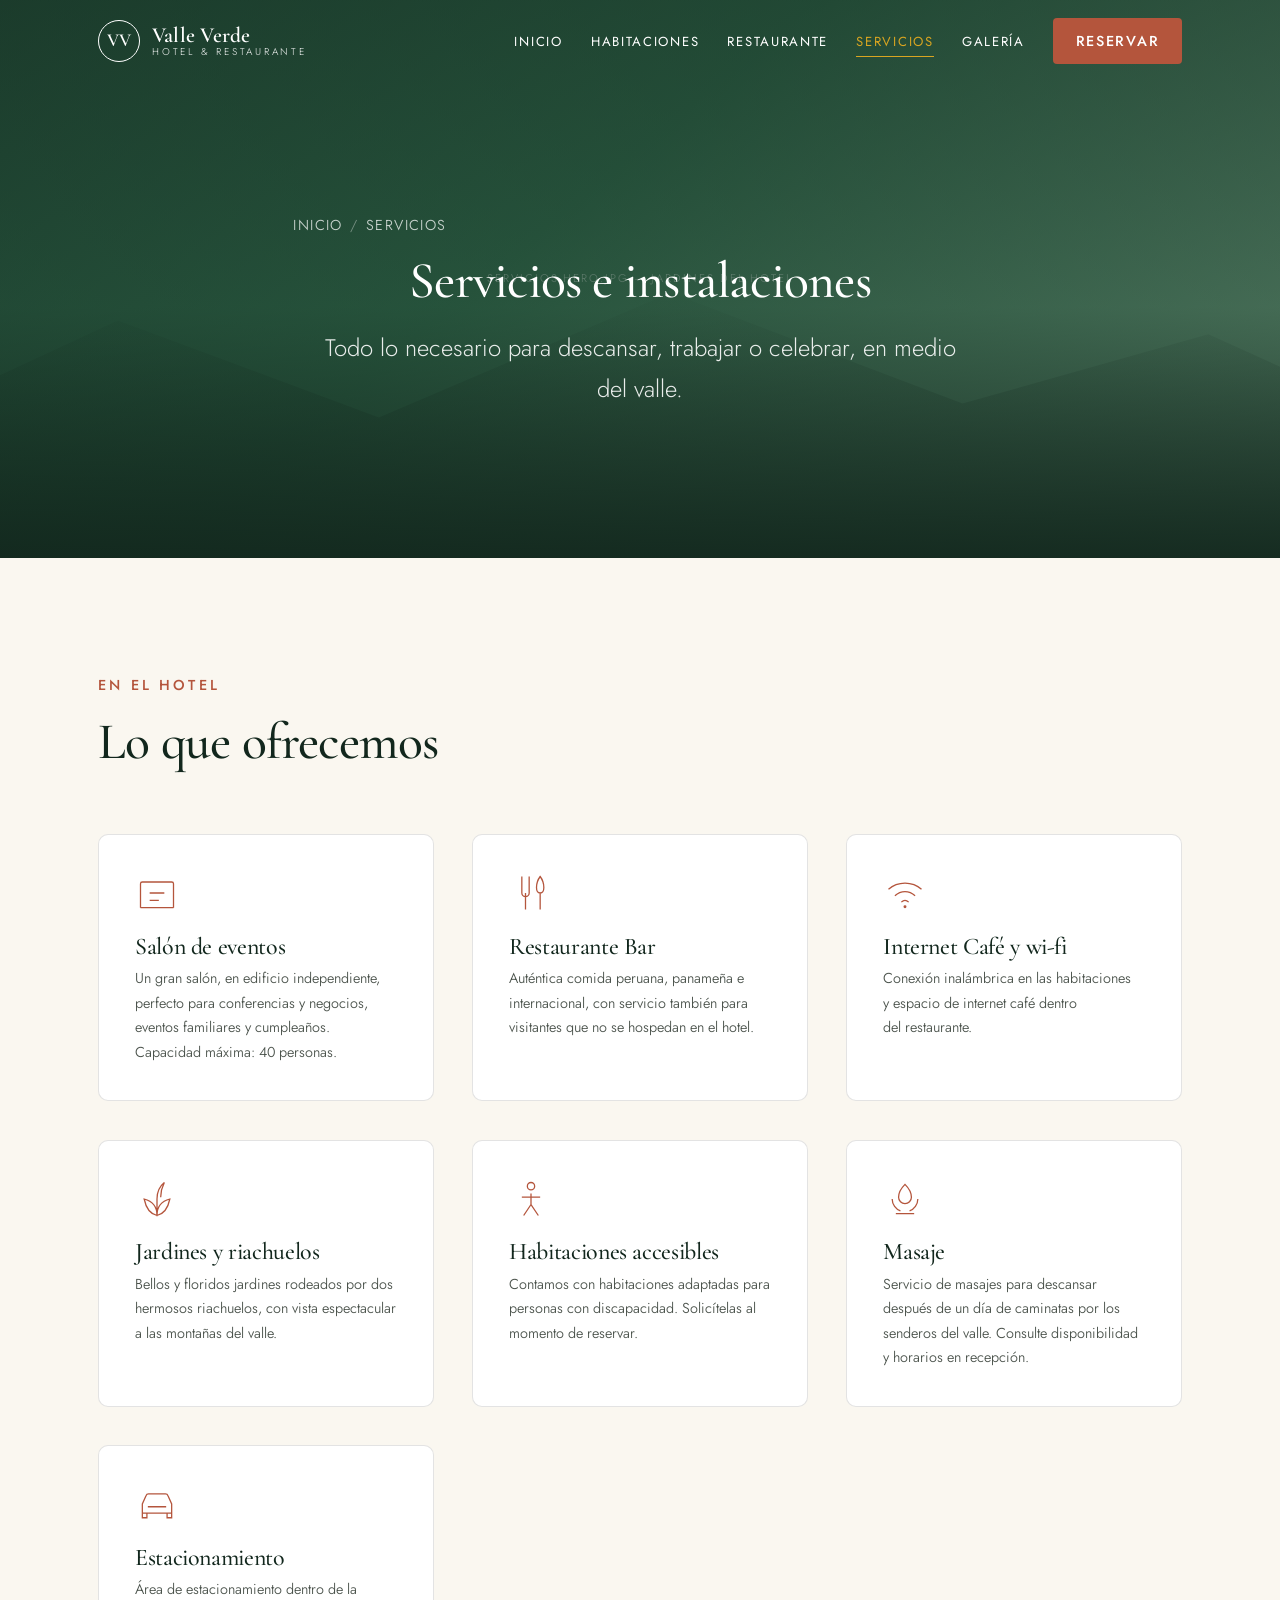
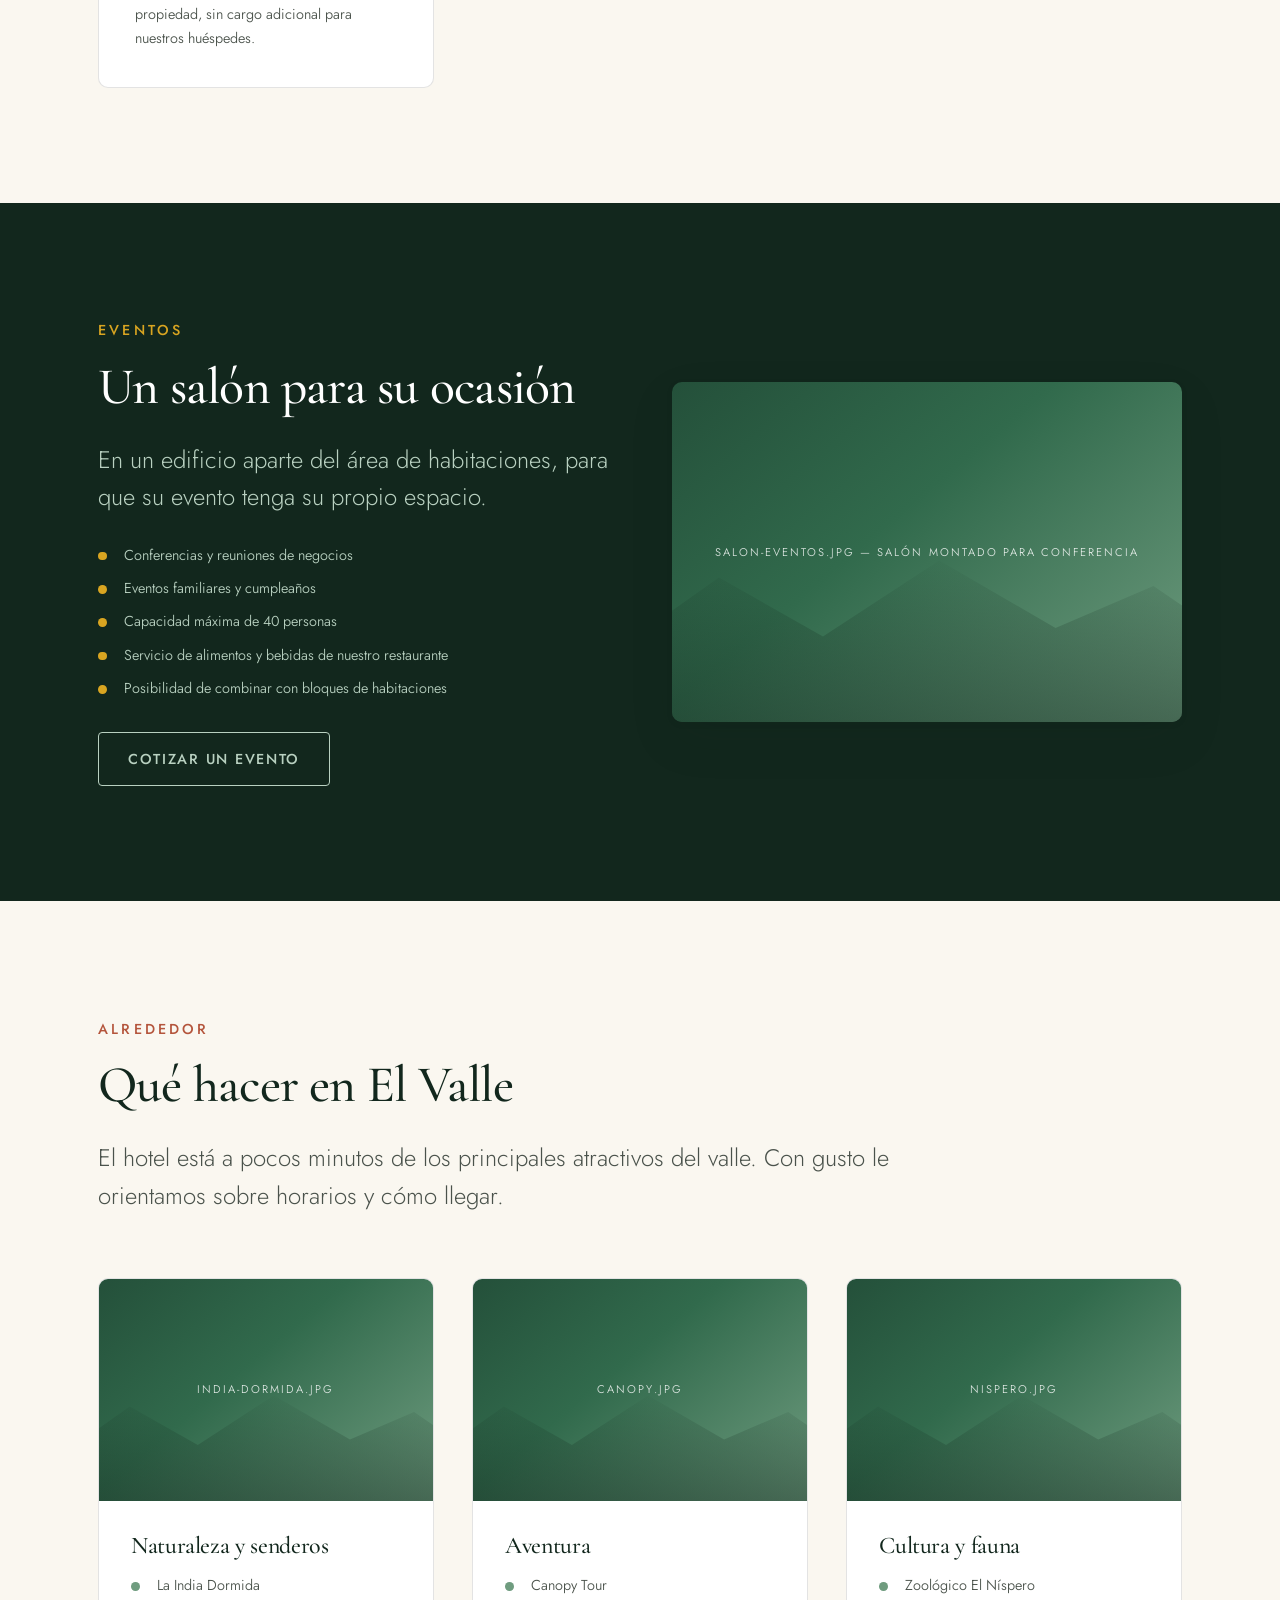
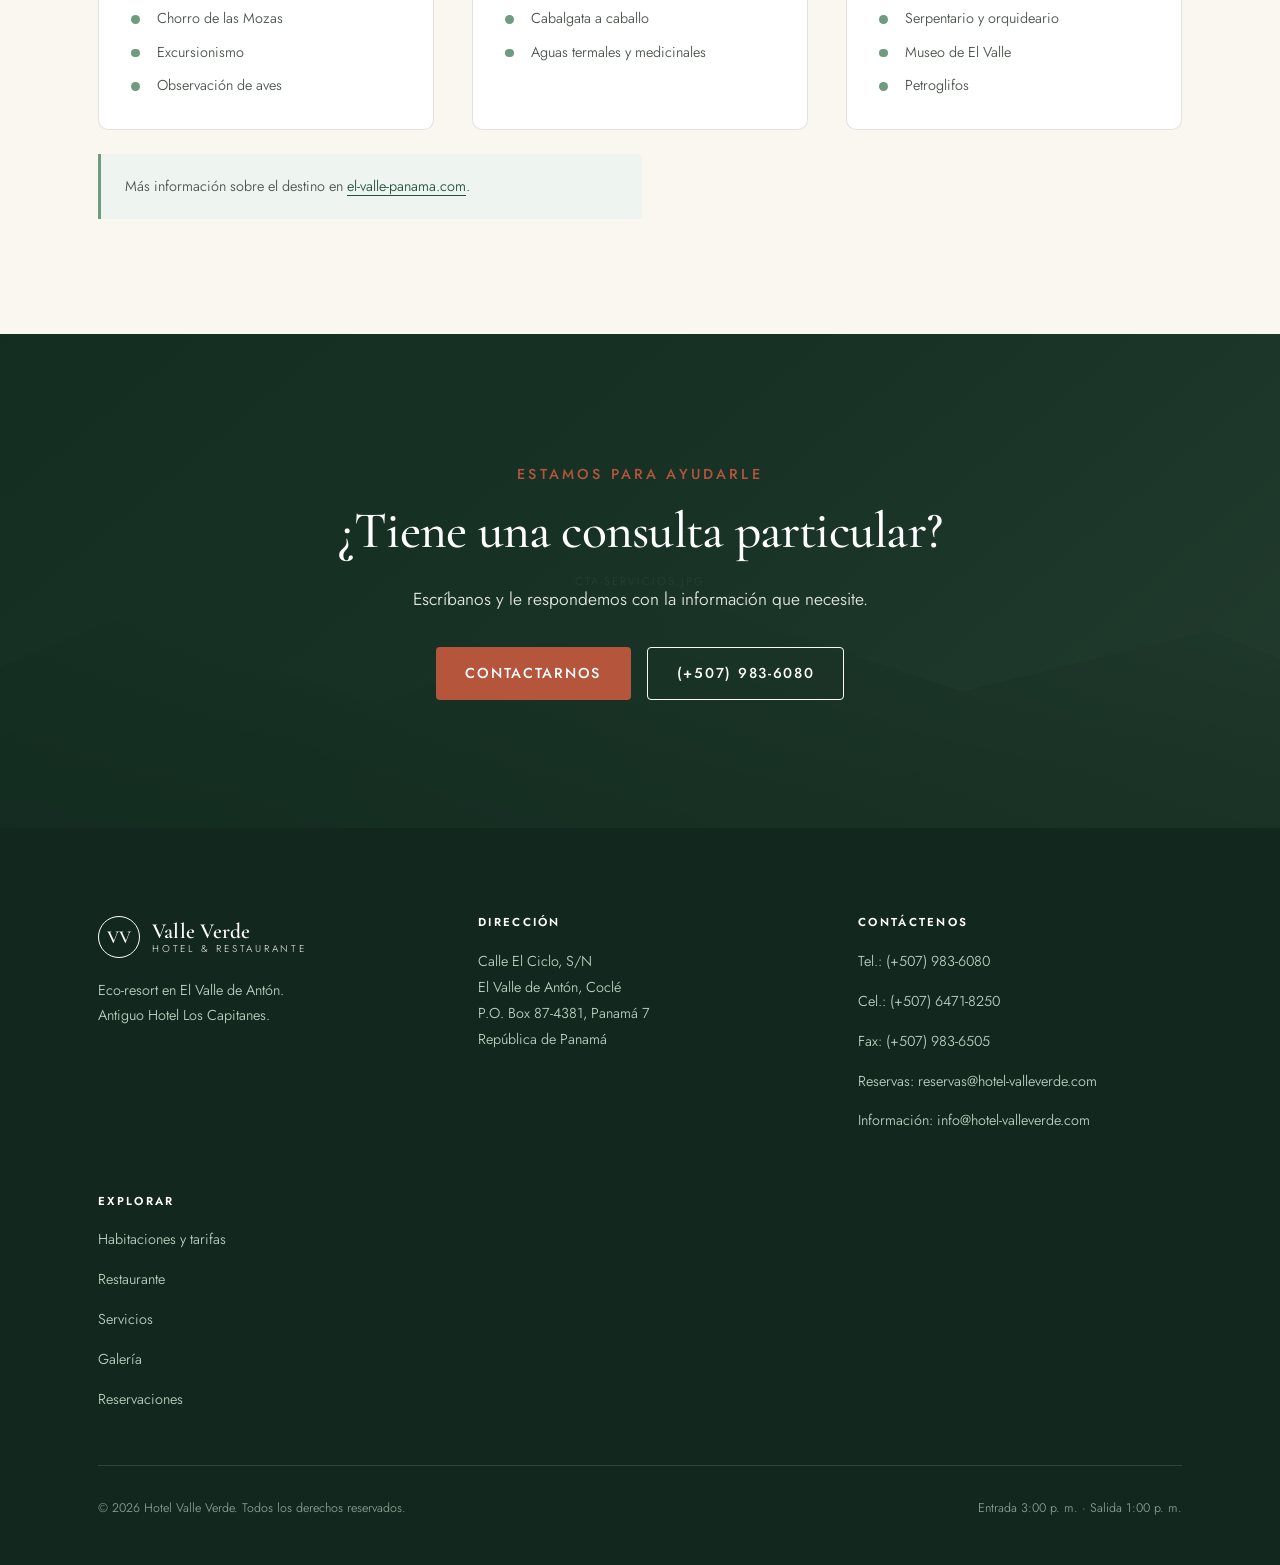
<file: servicios.html>
<!DOCTYPE html>
<html lang="es">
<head>
<meta charset="utf-8">
<meta name="viewport" content="width=device-width, initial-scale=1">
<title>Servicios e instalaciones · Hotel Valle Verde</title>
<meta name="description" content="Salón para conferencias y eventos hasta 40 personas, Restaurante Bar e Internet Café, servicio de masaje, wi-fi, jardines entre dos riachuelos y habitaciones accesibles en El Valle de Antón.">
<meta name="theme-color" content="#12271d">
<link rel="canonical" href="https://www.hotel-valleverde.com/servicios.html">

<meta property="og:type" content="website">
<meta property="og:locale" content="es_PA">
<meta property="og:site_name" content="Hotel Valle Verde">
<meta property="og:title" content="Servicios e instalaciones · Hotel Valle Verde">
<meta property="og:description" content="Salón de eventos, restaurante, wi-fi y jardines entre dos riachuelos.">
<meta property="og:image" content="assets/img/og-valle-verde.jpg">

<link rel="icon" href="assets/img/favicon.svg" type="image/svg+xml">
<link rel="preconnect" href="https://fonts.googleapis.com">
<link rel="preconnect" href="https://fonts.gstatic.com" crossorigin>
<!-- Las tipografías no deben bloquear el primer pintado -->
<link rel="preload" as="style" href="https://fonts.googleapis.com/css2?family=Cormorant+Garamond:wght@400;500;600&family=Jost:wght@300;350;400;500;600&display=swap">
<link rel="stylesheet" href="https://fonts.googleapis.com/css2?family=Cormorant+Garamond:wght@400;500;600&family=Jost:wght@300;350;400;500;600&display=swap" media="print" onload="this.media='all'">
<noscript><link rel="stylesheet" href="https://fonts.googleapis.com/css2?family=Cormorant+Garamond:wght@400;500;600&family=Jost:wght@300;350;400;500;600&display=swap"></noscript>
<link rel="stylesheet" href="assets/css/style.css">
<script>document.documentElement.classList.add("js");</script>
</head>
<body>

<a class="saltar-al-contenido" href="#contenido">Saltar al contenido</a>

<header class="cabecera">
  <div class="cabecera__interior">
    <a class="marca" href="index.html">
      <span class="marca__emblema" aria-hidden="true">VV</span>
      <span class="marca__texto">
        <span class="marca__nombre">Valle Verde</span>
        <span class="marca__bajada">Hotel &amp; Restaurante</span>
      </span>
    </a>

    <button class="nav-toggle" type="button" aria-expanded="false" aria-controls="nav-principal" aria-label="Abrir menú">
      <span></span><span></span><span></span>
    </button>

    <nav class="nav" id="nav-principal" aria-label="Navegación principal">
      <ul class="nav__lista">
        <li><a class="nav__enlace" href="index.html">Inicio</a></li>
        <li><a class="nav__enlace" href="habitaciones.html">Habitaciones</a></li>
        <li><a class="nav__enlace" href="restaurante.html">Restaurante</a></li>
        <li><a class="nav__enlace" href="servicios.html" aria-current="page">Servicios</a></li>
        <li><a class="nav__enlace" href="galeria.html">Galería</a></li>
      </ul>
      <a class="btn btn--primario nav__cta" href="reservaciones.html">Reservar</a>
    </nav>
  </div>
</header>

<main id="contenido">

  <section class="hero hero--pagina">
    <div class="hero__media">
      <div class="marcador marcador--lleno" data-etiqueta="servicios-hero.jpg — jardines del hotel"></div>
    </div>
    <div class="hero__contenido">
      <p class="miga">
        <a href="index.html">Inicio</a><span>/</span>Servicios
      </p>
      <h1>Servicios e instalaciones</h1>
      <p class="hero__texto">
        Todo lo necesario para descansar, trabajar o celebrar, en medio del valle.
      </p>
    </div>
  </section>

  <!-- ===================== Servicios ===================== -->
  <section class="seccion">
    <div class="contenedor">
      <div class="encabezado-seccion revelar">
        <span class="antetitulo">En el hotel</span>
        <h2>Lo que ofrecemos</h2>
      </div>

      <div class="rejilla rejilla--3">

        <article class="dato revelar">
          <svg class="dato__icono" viewBox="0 0 48 48" fill="none" stroke="currentColor" stroke-width="1.4" aria-hidden="true">
            <path d="M6 40V14a2 2 0 0 1 2-2h32a2 2 0 0 1 2 2v26M6 40h36M16 24h16M16 32h10"/>
          </svg>
          <h3>Salón de eventos</h3>
          <p>
            Un gran salón, en edificio independiente, perfecto para conferencias y negocios,
            eventos familiares y cumpleaños. Capacidad máxima: 40 personas.
          </p>
        </article>

        <article class="dato revelar">
          <svg class="dato__icono" viewBox="0 0 48 48" fill="none" stroke="currentColor" stroke-width="1.4" aria-hidden="true">
            <path d="M14 6v18a4 4 0 0 0 8 0V6M18 24v18M34 6c-3 4-4 8-4 12s1 6 4 6 4-2 4-6-1-8-4-12ZM34 24v18"/>
          </svg>
          <h3>Restaurante Bar</h3>
          <p>
            Auténtica comida peruana, panameña e internacional, con servicio también para
            visitantes que no se hospedan en el hotel.
          </p>
        </article>

        <article class="dato revelar">
          <svg class="dato__icono" viewBox="0 0 48 48" fill="none" stroke="currentColor" stroke-width="1.4" aria-hidden="true">
            <path d="M6 20c10-9 26-9 36 0M13 27c6.5-6 15.5-6 22 0M20 34c2.5-2.5 5.5-2.5 8 0"/><circle cx="24" cy="39" r="1.6" fill="currentColor" stroke="none"/>
          </svg>
          <h3>Internet Café y wi-fi</h3>
          <p>
            Conexión inalámbrica en las habitaciones y espacio de internet café dentro del
            restaurante.
          </p>
        </article>

        <article class="dato revelar">
          <svg class="dato__icono" viewBox="0 0 48 48" fill="none" stroke="currentColor" stroke-width="1.4" aria-hidden="true">
            <path d="M24 42c0-10 6-16 14-18-2 10-6 16-14 18ZM24 42c0-10-6-16-14-18 2 10 6 16 14 18ZM24 42V24c0-8 3-14 8-18-4 8-4 12-4 16"/>
          </svg>
          <h3>Jardines y riachuelos</h3>
          <p>
            Bellos y floridos jardines rodeados por dos hermosos riachuelos, con vista
            espectacular a las montañas del valle.
          </p>
        </article>

        <article class="dato revelar">
          <svg class="dato__icono" viewBox="0 0 48 48" fill="none" stroke="currentColor" stroke-width="1.4" aria-hidden="true">
            <circle cx="24" cy="10" r="4"/><path d="M24 18v12l8 12M24 30l-8 12M14 22h20"/>
          </svg>
          <h3>Habitaciones accesibles</h3>
          <p>
            Contamos con habitaciones adaptadas para personas con discapacidad. Solicítelas al
            momento de reservar.
          </p>
        </article>

        <article class="dato revelar" id="masaje">
          <svg class="dato__icono" viewBox="0 0 48 48" fill="none" stroke="currentColor" stroke-width="1.4" aria-hidden="true">
            <path d="M24 8c-5 5-7 10-7 14a7 7 0 0 0 14 0c0-4-2-9-7-14ZM10 24c0 6 4 11 9 13M38 24c0 6-4 11-9 13M14 40h20"/>
          </svg>
          <h3>Masaje</h3>
          <p>
            Servicio de masajes para descansar después de un día de caminatas por los senderos
            del valle. Consulte disponibilidad y horarios en recepción.
          </p>
        </article>

        <article class="dato revelar">
          <svg class="dato__icono" viewBox="0 0 48 48" fill="none" stroke="currentColor" stroke-width="1.4" aria-hidden="true">
            <path d="M8 34V24l4-9a3 3 0 0 1 3-2h18a3 3 0 0 1 3 2l4 9v10M8 34h32M8 34v5h5v-5M35 34v5h5v-5M14 27h20"/>
          </svg>
          <h3>Estacionamiento</h3>
          <p>
            Área de estacionamiento dentro de la propiedad, sin cargo adicional para nuestros
            huéspedes.
          </p>
        </article>

      </div>
    </div>
  </section>

  <!-- ===================== Salón de eventos ===================== -->
  <section class="seccion seccion--verde" id="eventos">
    <div class="contenedor">
      <div class="duo">
        <div class="revelar">
          <span class="antetitulo">Eventos</span>
          <h2>Un salón para su ocasión</h2>
          <p class="entradilla">
            En un edificio aparte del área de habitaciones, para que su evento tenga su propio
            espacio.
          </p>
          <ul class="lista-chulos">
            <li>Conferencias y reuniones de negocios</li>
            <li>Eventos familiares y cumpleaños</li>
            <li>Capacidad máxima de 40 personas</li>
            <li>Servicio de alimentos y bebidas de nuestro restaurante</li>
            <li>Posibilidad de combinar con bloques de habitaciones</li>
          </ul>
          <p style="margin-top:2rem">
            <a class="btn btn--fantasma" href="reservaciones.html">Cotizar un evento</a>
          </p>
        </div>

        <div class="figura revelar">
          <div class="marcador" data-etiqueta="salon-eventos.jpg — salón montado para conferencia"></div>
        </div>
      </div>
    </div>
  </section>

  <!-- ===================== Actividades ===================== -->
  <section class="seccion">
    <div class="contenedor">
      <div class="encabezado-seccion revelar">
        <span class="antetitulo">Alrededor</span>
        <h2>Qué hacer en El Valle</h2>
        <p class="entradilla">
          El hotel está a pocos minutos de los principales atractivos del valle. Con gusto le
          orientamos sobre horarios y cómo llegar.
        </p>
      </div>

      <div class="rejilla rejilla--3">
        <article class="tarjeta revelar">
          <div class="tarjeta__media">
            <div class="marcador" data-etiqueta="india-dormida.jpg"></div>
          </div>
          <div class="tarjeta__cuerpo">
            <h3>Naturaleza y senderos</h3>
            <ul class="lista-chulos">
              <li>La India Dormida</li>
              <li>Chorro de las Mozas</li>
              <li>Excursionismo</li>
              <li>Observación de aves</li>
            </ul>
          </div>
        </article>

        <article class="tarjeta revelar">
          <div class="tarjeta__media">
            <div class="marcador" data-etiqueta="canopy.jpg"></div>
          </div>
          <div class="tarjeta__cuerpo">
            <h3>Aventura</h3>
            <ul class="lista-chulos">
              <li>Canopy Tour</li>
              <li>Cabalgata a caballo</li>
              <li>Aguas termales y medicinales</li>
            </ul>
          </div>
        </article>

        <article class="tarjeta revelar">
          <div class="tarjeta__media">
            <div class="marcador" data-etiqueta="nispero.jpg"></div>
          </div>
          <div class="tarjeta__cuerpo">
            <h3>Cultura y fauna</h3>
            <ul class="lista-chulos">
              <li>Zoológico El Níspero</li>
              <li>Serpentario y orquideario</li>
              <li>Museo de El Valle</li>
              <li>Petroglifos</li>
            </ul>
          </div>
        </article>
      </div>

      <p class="nota revelar">
        Más información sobre el destino en
        <a href="https://www.el-valle-panama.com" rel="noopener">el-valle-panama.com</a>.
      </p>
    </div>
  </section>

  <section class="cta-franja">
    <div class="cta-franja__media">
      <div class="marcador marcador--lleno" data-etiqueta="cta-servicios.jpg"></div>
    </div>
    <div class="contenedor contenedor--estrecho">
      <span class="antetitulo">Estamos para ayudarle</span>
      <h2>¿Tiene una consulta particular?</h2>
      <p>Escríbanos y le respondemos con la información que necesite.</p>
      <div class="hero__acciones">
        <a class="btn btn--primario" href="reservaciones.html">Contactarnos</a>
        <a class="btn btn--fantasma" href="tel:+5079836080">(+507) 983-6080</a>
      </div>
    </div>
  </section>

</main>

<footer class="pie">
  <div class="contenedor">
    <div class="pie__rejilla">
      <div>
        <a class="marca" href="index.html">
          <span class="marca__emblema" aria-hidden="true">VV</span>
          <span class="marca__texto">
            <span class="marca__nombre">Valle Verde</span>
            <span class="marca__bajada">Hotel &amp; Restaurante</span>
          </span>
        </a>
        <p style="font-size:var(--paso--1)">
          Eco-resort en El Valle de Antón.<br>
          Antiguo Hotel Los Capitanes.
        </p>
      </div>

      <div>
        <h3>Dirección</h3>
        <address>
          Calle El Ciclo, S/N<br>
          El Valle de Antón, Coclé<br>
          P.O. Box 87-4381, Panamá 7<br>
          República de Panamá
        </address>
      </div>

      <div>
        <h3>Contáctenos</h3>
        <ul>
          <li>Tel.: <a href="tel:+5079836080">(+507) 983-6080</a></li>
          <li>Cel.: <a href="tel:+50764718250">(+507) 6471-8250</a></li>
          <li>Fax: (+507) 983-6505</li>
          <li>Reservas: <a href="mailto:reservas@hotel-valleverde.com">reservas@hotel-valleverde.com</a></li>
          <li>Información: <a href="mailto:info@hotel-valleverde.com">info@hotel-valleverde.com</a></li>
        </ul>
      </div>

      <div>
        <h3>Explorar</h3>
        <ul>
          <li><a href="habitaciones.html">Habitaciones y tarifas</a></li>
          <li><a href="restaurante.html">Restaurante</a></li>
          <li><a href="servicios.html">Servicios</a></li>
          <li><a href="galeria.html">Galería</a></li>
          <li><a href="reservaciones.html">Reservaciones</a></li>
        </ul>
      </div>
    </div>

    <div class="pie__base">
      <p>&copy; <span data-anio>2026</span> Hotel Valle Verde. Todos los derechos reservados.</p>
      <p>Entrada 3:00 p. m. · Salida 1:00 p. m.</p>
    </div>
  </div>
</footer>

<!-- Acción siempre a mano en móvil -->
<div class="barra-movil">
  <a class="btn btn--primario" href="reservaciones.html">Reservar</a>
  <a class="btn btn--fantasma" href="tel:+5079836080">Llamar</a>
</div>


<script src="assets/js/main.js" defer></script>
</body>
</html>
</file>
<file: assets/css/style.css>
/* ==========================================================================
   Hotel Valle Verde — Eco-resort · El Valle de Antón, Panamá
   Sistema de diseño
   ========================================================================== */

/* --------------------------------------------------------------------------
   1. Tokens
   -------------------------------------------------------------------------- */
:root {
  /* Paleta — inspirada en el entorno del hotel:
     verdes del valle, teja de barro del techo, guayacán amarillo, bruma */
  --verde-900: #12271d;
  --verde-800: #1b3a2b;
  --verde-700: #24503a;
  --verde-600: #316a4c;
  --verde-400: #6f9c7f;
  --verde-200: #b9d1c1;
  --verde-050: #eef4ef;

  --teja: #b4553c;
  --teja-oscuro: #8d3f2b;
  --guayacan: #d9a521;

  --crema: #faf7f0;
  --crema-2: #f2ece0;
  --arena: #e3d9c6;

  --tinta: #1a1d1a;
  --tinta-suave: #4a524b;
  --tinta-tenue: #79837b;

  --blanco: #ffffff;

  /* Semánticos */
  --bg: var(--crema);
  --bg-alt: var(--crema-2);
  --texto: var(--tinta);
  --texto-suave: var(--tinta-suave);
  --borde: rgba(26, 29, 26, 0.12);

  /* Tipografía */
  --fuente-display: "Cormorant Garamond", Georgia, "Times New Roman", serif;
  --fuente-texto: "Jost", system-ui, -apple-system, "Segoe UI", Roboto, sans-serif;

  /* Escala fluida */
  --paso--1: clamp(0.82rem, 0.79rem + 0.15vw, 0.9rem);
  --paso-0: clamp(1rem, 0.96rem + 0.2vw, 1.09rem);
  --paso-1: clamp(1.25rem, 1.16rem + 0.42vw, 1.5rem);
  --paso-2: clamp(1.6rem, 1.4rem + 0.95vw, 2.2rem);
  --paso-3: clamp(2.1rem, 1.7rem + 1.9vw, 3.3rem);
  --paso-4: clamp(2.7rem, 1.9rem + 3.6vw, 5rem);

  /* Ritmo */
  --ancho: 1180px;
  --ancho-texto: 68ch;
  --gutter: clamp(1.25rem, 4vw, 3rem);
  --seccion: clamp(4rem, 9vw, 8rem);

  --radio: 4px;
  --radio-lg: 10px;

  --sombra-sm: 0 1px 3px rgba(18, 39, 29, 0.08), 0 6px 18px rgba(18, 39, 29, 0.06);
  --sombra: 0 2px 6px rgba(18, 39, 29, 0.08), 0 18px 45px rgba(18, 39, 29, 0.11);

  --transicion: 260ms cubic-bezier(0.22, 0.61, 0.36, 1);
}

/* --------------------------------------------------------------------------
   2. Reset / base
   -------------------------------------------------------------------------- */
*,
*::before,
*::after { box-sizing: border-box; }

html {
  -webkit-text-size-adjust: 100%;
  scroll-behavior: smooth;
  scroll-padding-top: 6rem;
}

body {
  margin: 0;
  background: var(--bg);
  color: var(--texto);
  font-family: var(--fuente-texto);
  font-size: var(--paso-0);
  line-height: 1.7;
  font-weight: 350;
  -webkit-font-smoothing: antialiased;
  overflow-x: hidden;
}

img,
picture,
svg { display: block; max-width: 100%; height: auto; }

h1, h2, h3, h4 {
  font-family: var(--fuente-display);
  font-weight: 500;
  line-height: 1.1;
  letter-spacing: -0.015em;
  margin: 0 0 0.5em;
  color: var(--verde-900);
  text-wrap: balance;
}

h1 { font-size: var(--paso-4); }
h2 { font-size: var(--paso-3); }
h3 { font-size: var(--paso-1); }

p { margin: 0 0 1.15em; max-width: var(--ancho-texto); text-wrap: pretty; }
p:last-child { margin-bottom: 0; }

a { color: var(--verde-700); text-decoration-thickness: 1px; text-underline-offset: 0.25em; }
a:hover { color: var(--teja); }

ul, ol { margin: 0 0 1.15em; padding-left: 1.2em; }
li { margin-bottom: 0.4em; }

:focus-visible {
  outline: 2px solid var(--teja);
  outline-offset: 3px;
  border-radius: 2px;
}

@media (prefers-reduced-motion: reduce) {
  html { scroll-behavior: auto; }
  *, *::before, *::after {
    animation-duration: 0.01ms !important;
    transition-duration: 0.01ms !important;
  }
}

/* --------------------------------------------------------------------------
   3. Utilidades de layout
   -------------------------------------------------------------------------- */
.contenedor {
  width: 100%;
  max-width: var(--ancho);
  margin-inline: auto;
  padding-inline: var(--gutter);
}

.contenedor--estrecho { max-width: 820px; }

.seccion { padding-block: var(--seccion); }
.seccion--alt { background: var(--bg-alt); }
.seccion--verde {
  background: var(--verde-900);
  color: var(--verde-050);
}
.seccion--verde h2,
.seccion--verde h3 { color: var(--blanco); }
.seccion--verde a { color: var(--verde-200); }

.solo-lectores {
  position: absolute;
  width: 1px; height: 1px;
  padding: 0; margin: -1px;
  overflow: hidden;
  clip-path: inset(50%);
  white-space: nowrap;
}

.saltar-al-contenido {
  position: absolute;
  left: 50%;
  top: 0;
  transform: translate(-50%, -120%);
  z-index: 999;
  background: var(--verde-900);
  color: var(--blanco);
  padding: 0.75rem 1.5rem;
  border-radius: 0 0 var(--radio) var(--radio);
  transition: transform var(--transicion);
}
.saltar-al-contenido:focus { transform: translate(-50%, 0); color: var(--blanco); }

/* --------------------------------------------------------------------------
   4. Tipografía de apoyo
   -------------------------------------------------------------------------- */
.antetitulo {
  display: block;
  font-size: var(--paso--1);
  letter-spacing: 0.22em;
  text-transform: uppercase;
  font-weight: 500;
  color: var(--teja);
  margin-bottom: 1rem;
}
.seccion--verde .antetitulo { color: var(--guayacan); }

.entradilla {
  font-size: var(--paso-1);
  line-height: 1.55;
  font-weight: 300;
  color: var(--texto-suave);
  max-width: 60ch;
}
.seccion--verde .entradilla { color: var(--verde-200); }

.encabezado-seccion { margin-bottom: clamp(2.5rem, 5vw, 4rem); }
.encabezado-seccion p { margin-bottom: 0; }

/* --------------------------------------------------------------------------
   5. Botones
   -------------------------------------------------------------------------- */
.btn {
  display: inline-flex;
  align-items: center;
  gap: 0.6em;
  padding: 0.95em 2em;
  font-family: var(--fuente-texto);
  font-size: var(--paso--1);
  font-weight: 500;
  letter-spacing: 0.12em;
  text-transform: uppercase;
  text-decoration: none;
  border: 1px solid transparent;
  border-radius: var(--radio);
  cursor: pointer;
  transition: background var(--transicion), color var(--transicion),
              border-color var(--transicion), transform var(--transicion);
}
.btn:hover { transform: translateY(-2px); }

.btn--primario { background: var(--teja); color: var(--blanco); }
.btn--primario:hover { background: var(--teja-oscuro); color: var(--blanco); }

.btn--verde { background: var(--verde-700); color: var(--blanco); }
.btn--verde:hover { background: var(--verde-800); color: var(--blanco); }

.btn--fantasma {
  border-color: currentColor;
  color: var(--blanco);
  background: transparent;
}
.btn--fantasma:hover { background: var(--blanco); color: var(--verde-900); border-color: var(--blanco); }

.btn--linea {
  border-color: var(--verde-700);
  color: var(--verde-700);
  background: transparent;
}
.btn--linea:hover { background: var(--verde-700); color: var(--blanco); }

/* --------------------------------------------------------------------------
   6. Cabecera / navegación
   -------------------------------------------------------------------------- */
.cabecera {
  position: fixed;
  inset: 0 0 auto 0;
  z-index: 100;
  transition: background var(--transicion), box-shadow var(--transicion),
              padding var(--transicion);
  padding-block: 1.1rem;
}

.cabecera__interior {
  max-width: var(--ancho);
  margin-inline: auto;
  padding-inline: var(--gutter);
  display: flex;
  align-items: center;
  justify-content: space-between;
  gap: 1.5rem;
}

.marca {
  display: flex;
  align-items: center;
  gap: 0.75rem;
  text-decoration: none;
  color: var(--blanco);
  transition: color var(--transicion);
}
.marca__emblema {
  width: 42px; height: 42px;
  flex: none;
  border-radius: 50%;
  border: 1px solid currentColor;
  display: grid;
  place-items: center;
  font-family: var(--fuente-display);
  font-size: 1.15rem;
  font-weight: 600;
  letter-spacing: -0.02em;
}
.marca__texto { display: flex; flex-direction: column; line-height: 1.1; }
.marca__nombre {
  font-family: var(--fuente-display);
  font-size: 1.35rem;
  font-weight: 600;
  letter-spacing: 0.01em;
}
.marca__bajada {
  font-size: 0.62rem;
  letter-spacing: 0.28em;
  text-transform: uppercase;
  opacity: 0.8;
}

.nav { display: flex; align-items: center; gap: clamp(1rem, 2.2vw, 2.1rem); }

.nav__lista {
  display: flex;
  align-items: center;
  gap: clamp(1rem, 2.2vw, 2.1rem);
  list-style: none;
  margin: 0;
  padding: 0;
}
.nav__lista li { margin: 0; }

.nav__enlace {
  position: relative;
  color: var(--blanco);
  text-decoration: none;
  font-size: 0.82rem;
  font-weight: 400;
  letter-spacing: 0.13em;
  text-transform: uppercase;
  padding-block: 0.4rem;
  transition: color var(--transicion);
  white-space: nowrap;
}
.nav__enlace::after {
  content: "";
  position: absolute;
  left: 0; bottom: 0;
  width: 100%; height: 1px;
  background: currentColor;
  transform: scaleX(0);
  transform-origin: right;
  transition: transform var(--transicion);
}
.nav__enlace:hover::after,
.nav__enlace[aria-current="page"]::after { transform: scaleX(1); transform-origin: left; }
.nav__enlace[aria-current="page"] { color: var(--guayacan); }

/* Estado con scroll / páginas interiores */
.cabecera.is-solida {
  background: rgba(18, 39, 29, 0.96);
  backdrop-filter: blur(12px);
  box-shadow: 0 1px 0 rgba(255, 255, 255, 0.08);
  padding-block: 0.7rem;
}

.nav__cta { padding: 0.7em 1.5em; }

/* Botón hamburguesa */
.nav-toggle {
  display: none;
  position: relative;
  z-index: 110; /* por encima del panel lateral, para poder cerrarlo */
  width: 44px; height: 44px;
  background: none;
  border: 0;
  cursor: pointer;
  padding: 0;
  color: var(--blanco);
}
.nav-toggle span {
  display: block;
  width: 24px; height: 1.5px;
  margin: 5px auto;
  background: currentColor;
  transition: transform var(--transicion), opacity var(--transicion);
}
.nav-toggle[aria-expanded="true"] span:nth-child(1) { transform: translateY(6.5px) rotate(45deg); }
.nav-toggle[aria-expanded="true"] span:nth-child(2) { opacity: 0; }
.nav-toggle[aria-expanded="true"] span:nth-child(3) { transform: translateY(-6.5px) rotate(-45deg); }

@media (max-width: 900px) {
  .nav-toggle { display: block; }
  .cabecera { padding-block: 0.8rem; }
  .nav {
    position: fixed;
    inset: 0 0 0 auto;
    width: min(88vw, 360px);
    background: var(--verde-900);
    flex-direction: column;
    justify-content: center;
    gap: 2.5rem;
    transform: translateX(100%);
    transition: transform var(--transicion);
    box-shadow: -20px 0 60px rgba(0, 0, 0, 0.3);
  }
  .nav.is-abierta { transform: translateX(0); }
  .nav__lista { flex-direction: column; gap: 1.6rem; text-align: center; }
  .nav__enlace { font-size: 1rem; }
  body.nav-abierta { overflow: hidden; }
}

/* --------------------------------------------------------------------------
   7. Hero
   -------------------------------------------------------------------------- */
.hero {
  position: relative;
  min-height: min(94svh, 900px);
  display: grid;
  align-items: end;
  color: var(--blanco);
  isolation: isolate;
  overflow: hidden;
}

.hero__media {
  position: absolute;
  inset: 0;
  z-index: -2;
}
.hero__media img { width: 100%; height: 100%; object-fit: cover; }

.hero::after {
  content: "";
  position: absolute;
  inset: 0;
  z-index: -1;
  background:
    linear-gradient(to top, rgba(18, 39, 29, 0.92) 0%, rgba(18, 39, 29, 0.35) 45%, rgba(18, 39, 29, 0.5) 100%);
}

.hero__contenido {
  max-width: var(--ancho);
  margin-inline: auto;
  /* El relleno superior deja libre la cabecera fija cuando el contenido crece */
  padding: clamp(7rem, 16vh, 10rem) var(--gutter) clamp(3rem, 9vw, 7rem);
  width: 100%;
}

/* En pantallas pequeñas el hero se ajusta a su contenido, para que el
   buscador de disponibilidad no quede fuera de pantalla. */
@media (max-width: 720px) {
  .hero { min-height: auto; }
  .hero__texto { font-size: var(--paso-0); margin-bottom: 1.75rem; }
  .buscador { margin-top: 1.75rem; }
}

.hero h1 { color: var(--blanco); max-width: 16ch; margin-bottom: 0.35em; }
.hero .antetitulo { color: var(--guayacan); }
.hero__texto {
  font-size: var(--paso-1);
  font-weight: 300;
  color: rgba(255, 255, 255, 0.9);
  max-width: 48ch;
  margin-bottom: 2.25rem;
}
.hero__acciones { display: flex; flex-wrap: wrap; gap: 1rem; }

/* --------------------------------------------------------------------------
   7b. Buscador de disponibilidad (en el hero de la portada)
   -------------------------------------------------------------------------- */
.buscador {
  margin-top: 2.5rem;
  padding: 1.35rem;
  background: rgba(255, 255, 255, 0.97);
  border-radius: var(--radio-lg);
  box-shadow: var(--sombra);
  display: grid;
  gap: 1rem;
  grid-template-columns: repeat(auto-fit, minmax(150px, 1fr));
  align-items: end;
  max-width: 960px;
}

.buscador__campo { display: flex; flex-direction: column; gap: 0.4rem; min-width: 0; }

.buscador__campo label {
  font-family: var(--fuente-texto);
  font-size: 0.66rem;
  font-weight: 600;
  letter-spacing: 0.15em;
  text-transform: uppercase;
  color: var(--verde-900);
}

.buscador__campo input,
.buscador__campo select {
  font-family: var(--fuente-texto);
  font-size: max(16px, 0.95rem);
  color: var(--texto);
  /* 44px de alto mínimo: objetivo táctil cómodo en móvil */
  min-height: 44px;
  padding: 0.6em 0.75em;
  background: var(--blanco);
  border: 1px solid var(--borde);
  border-radius: var(--radio);
  width: 100%;
  transition: border-color var(--transicion), box-shadow var(--transicion);
}
.buscador__campo input:focus,
.buscador__campo select:focus {
  outline: none;
  border-color: var(--verde-600);
  box-shadow: 0 0 0 3px rgba(49, 106, 76, 0.16);
}

.buscador .btn {
  min-height: 44px;
  justify-content: center;
  width: 100%;
  padding-inline: 1.25em;
  white-space: nowrap;
}

@media (max-width: 560px) {
  .buscador { grid-template-columns: 1fr 1fr; }
  .buscador__campo--ancho, .buscador__accion { grid-column: 1 / -1; }
}

/* --------------------------------------------------------------------------
   7c. Barra de acción fija en móvil
   El CTA de reservar siempre accesible sin volver arriba.
   -------------------------------------------------------------------------- */
.barra-movil { display: none; }

@media (max-width: 900px) {
  .barra-movil {
    position: fixed;
    inset: auto 0 0 0;
    z-index: 90;
    display: grid;
    grid-template-columns: 1fr 1fr;
    gap: 0.6rem;
    padding: 0.7rem 0.9rem calc(0.7rem + env(safe-area-inset-bottom, 0px));
    background: rgba(18, 39, 29, 0.97);
    backdrop-filter: blur(10px);
    box-shadow: 0 -2px 20px rgba(0, 0, 0, 0.22);
  }
  .barra-movil .btn {
    min-height: 46px;
    justify-content: center;
    padding-inline: 0.75em;
    font-size: 0.74rem;
    width: 100%;
  }
  /* Espacio para que la barra no tape el final del pie */
  body { padding-bottom: 4.6rem; }
  body.nav-abierta .barra-movil { display: none; }
}

/* Hero compacto para páginas interiores */
.hero--pagina {
  min-height: min(62svh, 560px);
  align-items: center;
  text-align: center;
}
.hero--pagina .hero__contenido { padding-block: 8rem 4rem; }
.hero--pagina h1 { max-width: none; font-size: var(--paso-3); }
.hero--pagina .hero__texto { margin-inline: auto; }

/* Miga de pan */
.miga {
  font-size: var(--paso--1);
  letter-spacing: 0.1em;
  text-transform: uppercase;
  color: rgba(255, 255, 255, 0.75);
  margin-bottom: 1rem;
}
.miga a { color: inherit; text-decoration: none; }
.miga a:hover { color: var(--guayacan); }
.miga span { margin-inline: 0.5em; opacity: 0.5; }

/* --------------------------------------------------------------------------
   8. Rejillas y tarjetas
   -------------------------------------------------------------------------- */
.rejilla {
  display: grid;
  gap: clamp(1.5rem, 3vw, 2.5rem);
}
.rejilla--2 { grid-template-columns: repeat(auto-fit, minmax(min(100%, 340px), 1fr)); }
.rejilla--3 { grid-template-columns: repeat(auto-fit, minmax(min(100%, 290px), 1fr)); }
.rejilla--4 { grid-template-columns: repeat(auto-fit, minmax(min(100%, 220px), 1fr)); }

/* Dúo texto + imagen */
.duo {
  display: grid;
  gap: clamp(2rem, 5vw, 4.5rem);
  align-items: center;
  grid-template-columns: repeat(auto-fit, minmax(min(100%, 380px), 1fr));
}
.duo--invertido > :first-child { order: 2; }
@media (max-width: 800px) {
  .duo--invertido > :first-child { order: 0; }
}

.figura {
  position: relative;
  border-radius: var(--radio-lg);
  overflow: hidden;
  box-shadow: var(--sombra);
}
.figura img { width: 100%; aspect-ratio: 4 / 3; object-fit: cover; }
.figura--alta img { aspect-ratio: 3 / 4; }

/* Tarjeta genérica */
.tarjeta {
  background: var(--blanco);
  border: 1px solid var(--borde);
  border-radius: var(--radio-lg);
  overflow: hidden;
  display: flex;
  flex-direction: column;
  transition: transform var(--transicion), box-shadow var(--transicion);
}
.tarjeta:hover { transform: translateY(-4px); box-shadow: var(--sombra); }
.tarjeta__media { position: relative; overflow: hidden; }
.tarjeta__media img {
  width: 100%;
  aspect-ratio: 3 / 2;
  object-fit: cover;
  transition: transform 600ms cubic-bezier(0.22, 0.61, 0.36, 1);
}
.tarjeta:hover .tarjeta__media img { transform: scale(1.05); }
.tarjeta__cuerpo {
  padding: clamp(1.5rem, 3vw, 2rem);
  display: flex;
  flex-direction: column;
  gap: 0.85rem;
  flex: 1;
}
.tarjeta__cuerpo h3 { margin: 0; }
.tarjeta__cuerpo p { margin: 0; font-size: var(--paso--1); color: var(--texto-suave); }
.tarjeta__pie {
  margin-top: auto;
  padding-top: 1rem;
  border-top: 1px solid var(--borde);
  display: flex;
  align-items: baseline;
  justify-content: space-between;
  gap: 1rem;
  flex-wrap: wrap;
}

.etiqueta {
  position: absolute;
  z-index: 2;
  top: 1rem; left: 1rem;
  background: rgba(18, 39, 29, 0.88);
  color: var(--blanco);
  font-size: 0.68rem;
  letter-spacing: 0.16em;
  text-transform: uppercase;
  padding: 0.45em 0.9em;
  border-radius: 100px;
  backdrop-filter: blur(6px);
}

.precio {
  font-family: var(--fuente-display);
  font-size: var(--paso-2);
  font-weight: 600;
  color: var(--verde-700);
  line-height: 1;
}
.precio small {
  display: block;
  font-family: var(--fuente-texto);
  font-size: 0.7rem;
  font-weight: 400;
  letter-spacing: 0.12em;
  text-transform: uppercase;
  color: var(--tinta-tenue);
  margin-top: 0.4rem;
}

/* Lista de características con marca */
.lista-chulos { list-style: none; padding: 0; margin: 0; display: grid; gap: 0.55rem; }
.lista-chulos li {
  position: relative;
  padding-left: 1.6rem;
  font-size: var(--paso--1);
  margin: 0;
  color: var(--texto-suave);
}
.lista-chulos li::before {
  content: "";
  position: absolute;
  left: 0; top: 0.62em;
  width: 0.55rem; height: 0.55rem;
  border-radius: 50%;
  background: var(--verde-400);
}
.seccion--verde .lista-chulos li { color: var(--verde-200); }
.seccion--verde .lista-chulos li::before { background: var(--guayacan); }

/* Bloque de dato / servicio */
.dato {
  padding: clamp(1.5rem, 3vw, 2.25rem);
  background: var(--blanco);
  border: 1px solid var(--borde);
  border-radius: var(--radio-lg);
  height: 100%;
}
.seccion--verde .dato {
  background: rgba(255, 255, 255, 0.05);
  border-color: rgba(255, 255, 255, 0.14);
}
.dato__icono {
  width: 44px; height: 44px;
  margin-bottom: 1.15rem;
  color: var(--teja);
}
.seccion--verde .dato__icono { color: var(--guayacan); }
.dato h3 { font-size: var(--paso-1); margin-bottom: 0.4rem; }
.dato p { font-size: var(--paso--1); color: var(--texto-suave); margin: 0; }
.seccion--verde .dato p { color: var(--verde-200); }

/* --------------------------------------------------------------------------
   9. Tabla de tarifas
   -------------------------------------------------------------------------- */
.tabla-envoltura {
  overflow-x: auto;
  border: 1px solid var(--borde);
  border-radius: var(--radio-lg);
  background: var(--blanco);
  -webkit-overflow-scrolling: touch;
}

.tabla {
  width: 100%;
  border-collapse: collapse;
  min-width: 560px;
  font-size: var(--paso--1);
}
.tabla caption {
  caption-side: top;
  text-align: left;
  padding: clamp(1.25rem, 3vw, 1.9rem) clamp(1.25rem, 3vw, 2rem) 0;
  font-family: var(--fuente-display);
  font-size: var(--paso-1);
  color: var(--verde-900);
}
.tabla th,
.tabla td {
  padding: 1rem clamp(1.25rem, 3vw, 2rem);
  text-align: left;
  border-bottom: 1px solid var(--borde);
  vertical-align: top;
}
.tabla thead th {
  font-size: 0.7rem;
  font-weight: 600;
  letter-spacing: 0.16em;
  text-transform: uppercase;
  color: var(--tinta-tenue);
  border-bottom-width: 1px;
  white-space: nowrap;
}
.tabla tbody th {
  font-weight: 500;
  color: var(--verde-900);
  font-size: var(--paso-0);
}
.tabla tbody th small {
  display: block;
  font-weight: 350;
  font-size: 0.8rem;
  color: var(--tinta-tenue);
  letter-spacing: 0;
  text-transform: none;
  margin-top: 0.2rem;
}
.tabla tbody tr:last-child th,
.tabla tbody tr:last-child td { border-bottom: 0; }
.tabla tbody tr:hover { background: var(--verde-050); }
.tabla .destacado { background: rgba(217, 165, 33, 0.09); }
.tabla .destacado:hover { background: rgba(217, 165, 33, 0.15); }
.tabla .celda-precio {
  font-family: var(--fuente-display);
  font-size: var(--paso-1);
  font-weight: 600;
  color: var(--verde-700);
  white-space: nowrap;
}

.nota {
  margin-top: 1.5rem;
  padding: 1.25rem 1.5rem;
  background: var(--verde-050);
  border-left: 3px solid var(--verde-400);
  border-radius: 0 var(--radio) var(--radio) 0;
  font-size: var(--paso--1);
  color: var(--texto-suave);
}
.nota strong { color: var(--verde-900); }

/* Bloque de políticas */
.politicas {
  display: grid;
  gap: 1.5rem;
  grid-template-columns: repeat(auto-fit, minmax(min(100%, 230px), 1fr));
  margin-top: 2.5rem;
}
.politica {
  border-top: 2px solid var(--teja);
  padding-top: 1.1rem;
}
.politica dt {
  font-size: 0.7rem;
  letter-spacing: 0.16em;
  text-transform: uppercase;
  color: var(--tinta-tenue);
  margin-bottom: 0.4rem;
}
.politica dd {
  margin: 0;
  font-family: var(--fuente-display);
  font-size: var(--paso-1);
  color: var(--verde-900);
}
.politica dd.pequeno {
  font-family: var(--fuente-texto);
  font-size: var(--paso--1);
  color: var(--texto-suave);
  line-height: 1.5;
}

/* --------------------------------------------------------------------------
   10. Galería
   -------------------------------------------------------------------------- */
.galeria {
  display: grid;
  grid-template-columns: repeat(auto-fit, minmax(min(100%, 260px), 1fr));
  gap: clamp(0.75rem, 1.6vw, 1.15rem);
}
.galeria__item {
  position: relative;
  margin: 0;
  border-radius: var(--radio-lg);
  overflow: hidden;
  cursor: zoom-in;
  background: var(--verde-800);
}
.galeria__item img {
  width: 100%;
  height: 100%;
  aspect-ratio: 4 / 3;
  object-fit: cover;
  transition: transform 700ms cubic-bezier(0.22, 0.61, 0.36, 1), opacity var(--transicion);
}
.galeria__item:hover img { transform: scale(1.06); opacity: 0.85; }
.galeria__item--ancho { grid-column: span 2; }
.galeria__item--alto img { aspect-ratio: 3 / 4; }
@media (max-width: 640px) {
  .galeria__item--ancho { grid-column: span 1; }
}
.galeria__pie {
  position: absolute;
  inset: auto 0 0 0;
  padding: 2.5rem 1.25rem 1rem;
  background: linear-gradient(to top, rgba(18, 39, 29, 0.85), transparent);
  color: var(--blanco);
  font-size: var(--paso--1);
  opacity: 0;
  transform: translateY(8px);
  transition: opacity var(--transicion), transform var(--transicion);
}
.galeria__item:hover .galeria__pie,
.galeria__item:focus-within .galeria__pie { opacity: 1; transform: translateY(0); }

/* Lightbox */
.lightbox {
  position: fixed;
  inset: 0;
  z-index: 200;
  display: grid;
  place-items: center;
  padding: clamp(1rem, 4vw, 3rem);
  background: rgba(10, 20, 15, 0.94);
  backdrop-filter: blur(6px);
  opacity: 0;
  visibility: hidden;
  transition: opacity var(--transicion), visibility var(--transicion);
}
.lightbox.is-abierto { opacity: 1; visibility: visible; }
.lightbox img {
  max-width: 100%;
  max-height: 82svh;
  border-radius: var(--radio-lg);
  box-shadow: 0 30px 90px rgba(0, 0, 0, 0.6);
}
.lightbox__pie {
  color: var(--verde-200);
  text-align: center;
  margin-top: 1.25rem;
  font-size: var(--paso--1);
}
.lightbox__cerrar {
  position: absolute;
  top: clamp(1rem, 3vw, 2rem);
  right: clamp(1rem, 3vw, 2rem);
  width: 48px; height: 48px;
  border: 1px solid rgba(255, 255, 255, 0.3);
  border-radius: 50%;
  background: transparent;
  color: var(--blanco);
  font-size: 1.5rem;
  line-height: 1;
  cursor: pointer;
  transition: background var(--transicion);
}
.lightbox__cerrar:hover { background: rgba(255, 255, 255, 0.15); }

/* --------------------------------------------------------------------------
   11. Menú del restaurante
   -------------------------------------------------------------------------- */
.menu-grupo { margin-bottom: clamp(2.5rem, 5vw, 4rem); }
.menu-grupo:last-child { margin-bottom: 0; }

.menu-grupo__titulo {
  display: flex;
  align-items: center;
  gap: 1.25rem;
  margin-bottom: 1.75rem;
}
.menu-grupo__titulo h3 { margin: 0; white-space: nowrap; }
.menu-grupo__titulo::after {
  content: "";
  flex: 1;
  height: 1px;
  background: var(--borde);
}

.plato {
  padding: 1.25rem 0;
  border-bottom: 1px dashed var(--borde);
}
.plato:last-child { border-bottom: 0; }
.plato h4 {
  font-family: var(--fuente-texto);
  font-size: var(--paso-0);
  font-weight: 500;
  color: var(--verde-900);
  margin: 0 0 0.3rem;
  letter-spacing: 0;
}
.plato p {
  margin: 0;
  font-size: var(--paso--1);
  color: var(--texto-suave);
  max-width: 62ch;
}
.plato__insignia {
  display: inline-block;
  margin-left: 0.6rem;
  font-size: 0.62rem;
  letter-spacing: 0.14em;
  text-transform: uppercase;
  color: var(--teja);
  border: 1px solid currentColor;
  border-radius: 100px;
  padding: 0.15em 0.7em;
  vertical-align: middle;
}

/* Cita */
.cita {
  margin: 0;
  padding: clamp(2rem, 5vw, 3.5rem);
  background: var(--blanco);
  border-radius: var(--radio-lg);
  border-left: 3px solid var(--guayacan);
  box-shadow: var(--sombra-sm);
}
.cita p {
  font-family: var(--fuente-display);
  font-size: var(--paso-2);
  line-height: 1.35;
  color: var(--verde-900);
  margin-bottom: 0.75rem;
}
.cita footer {
  font-size: var(--paso--1);
  letter-spacing: 0.14em;
  text-transform: uppercase;
  color: var(--tinta-tenue);
}

/* --------------------------------------------------------------------------
   12. Formulario
   -------------------------------------------------------------------------- */
.formulario {
  display: grid;
  gap: 1.35rem;
  grid-template-columns: repeat(auto-fit, minmax(min(100%, 220px), 1fr));
}
.campo { display: flex; flex-direction: column; gap: 0.45rem; }
.campo--ancho { grid-column: 1 / -1; }

.campo label {
  font-size: 0.72rem;
  letter-spacing: 0.14em;
  text-transform: uppercase;
  font-weight: 500;
  color: var(--verde-900);
}
.campo input,
.campo select,
.campo textarea {
  font-family: inherit;
  /* Nunca por debajo de 16px: iOS hace zoom automático y descoloca la página */
  font-size: max(16px, var(--paso-0));
  color: var(--texto);
  min-height: 46px;
  padding: 0.85em 1em;
  background: var(--blanco);
  border: 1px solid var(--borde);
  border-radius: var(--radio);
  transition: border-color var(--transicion), box-shadow var(--transicion);
  width: 100%;
}
.campo textarea { resize: vertical; min-height: 8rem; }
.campo input:focus,
.campo select:focus,
.campo textarea:focus {
  outline: none;
  border-color: var(--verde-600);
  box-shadow: 0 0 0 3px rgba(49, 106, 76, 0.14);
}
.campo__ayuda { font-size: 0.78rem; color: var(--tinta-tenue); }

/* --------------------------------------------------------------------------
   13. Cinta de contacto / CTA
   -------------------------------------------------------------------------- */
.cta-franja {
  position: relative;
  isolation: isolate;
  color: var(--blanco);
  text-align: center;
  padding-block: clamp(4.5rem, 10vw, 8rem);
  overflow: hidden;
}
.cta-franja__media { position: absolute; inset: 0; z-index: -2; }
.cta-franja__media img { width: 100%; height: 100%; object-fit: cover; }
.cta-franja::after {
  content: "";
  position: absolute;
  inset: 0;
  z-index: -1;
  background: rgba(18, 39, 29, 0.82);
}
.cta-franja h2 { color: var(--blanco); }
.cta-franja p { margin-inline: auto; color: rgba(255, 255, 255, 0.88); }
.cta-franja .hero__acciones { justify-content: center; margin-top: 2rem; }

/* --------------------------------------------------------------------------
   14. Pie de página
   -------------------------------------------------------------------------- */
.pie {
  background: var(--verde-900);
  color: var(--verde-200);
  padding-block: clamp(3.5rem, 7vw, 5.5rem) 2rem;
  font-size: var(--paso--1);
}
.pie a { color: var(--verde-200); text-decoration: none; }
.pie a:hover { color: var(--guayacan); }

.pie__rejilla {
  display: grid;
  gap: clamp(2rem, 5vw, 3.5rem);
  grid-template-columns: repeat(auto-fit, minmax(min(100%, 230px), 1fr));
  padding-bottom: 3rem;
  border-bottom: 1px solid rgba(255, 255, 255, 0.12);
}
.pie h3 {
  color: var(--blanco);
  font-family: var(--fuente-texto);
  font-size: 0.72rem;
  font-weight: 600;
  letter-spacing: 0.2em;
  text-transform: uppercase;
  margin-bottom: 1.25rem;
}
.pie ul { list-style: none; padding: 0; margin: 0; display: grid; gap: 0.6rem; }
.pie address { font-style: normal; line-height: 1.8; }

.pie .marca { color: var(--blanco); margin-bottom: 1.25rem; }

.pie__base {
  padding-top: 2rem;
  display: flex;
  flex-wrap: wrap;
  justify-content: space-between;
  gap: 1rem;
  font-size: 0.78rem;
  color: rgba(185, 209, 193, 0.7);
}

/* --------------------------------------------------------------------------
   15. Marcador de posición de imagen
   Sustituir por fotografías reales — ver assets/img/README.md
   -------------------------------------------------------------------------- */
.marcador {
  position: relative;
  display: block;
  width: 100%;
  aspect-ratio: 3 / 2;
  background:
    linear-gradient(140deg, var(--verde-700) 0%, var(--verde-600) 42%, var(--verde-400) 100%);
  overflow: hidden;
}
.marcador--lleno { aspect-ratio: auto; height: 100%; min-height: 100%; }

/* En fondos a sangre completa la etiqueta se aparta del titular */
.marcador--lleno::after {
  place-items: end start;
  padding: 1.25rem;
  font-size: 0.6rem;
  opacity: 0.45;
}

.marcador::before {
  content: "";
  position: absolute;
  inset: auto -10% -12% -10%;
  height: 62%;
  background: linear-gradient(180deg, rgba(18, 39, 29, 0) 0%, rgba(18, 39, 29, 0.55) 100%);
  clip-path: polygon(0 45%, 16% 12%, 33% 40%, 52% 4%, 71% 36%, 87% 16%, 100% 42%, 100% 100%, 0 100%);
}
.marcador::after {
  content: attr(data-etiqueta);
  position: absolute;
  inset: 0;
  display: grid;
  place-items: center;
  padding: 1rem;
  text-align: center;
  color: rgba(255, 255, 255, 0.82);
  font-size: 0.7rem;
  letter-spacing: 0.18em;
  text-transform: uppercase;
}

/* --------------------------------------------------------------------------
   16. Animación de entrada
   -------------------------------------------------------------------------- */
/* El estado oculto sólo se aplica si hay JavaScript: sin él, todo el contenido
   se muestra normalmente. */
.js .revelar {
  opacity: 0;
  transform: translateY(22px);
  transition: opacity 700ms ease, transform 700ms cubic-bezier(0.22, 0.61, 0.36, 1);
}
.js .revelar.es-visible { opacity: 1; transform: none; }

@media (prefers-reduced-motion: reduce) {
  .js .revelar { opacity: 1; transform: none; }
}

/* --------------------------------------------------------------------------
   17. Impresión
   -------------------------------------------------------------------------- */
@media print {
  .cabecera, .nav, .cta-franja, .lightbox, .hero__acciones { display: none !important; }
  body { background: #fff; color: #000; }
  .hero { min-height: auto; color: #000; }
  .hero::after, .hero__media { display: none; }
  .hero h1 { color: #000; }
}
</file>
